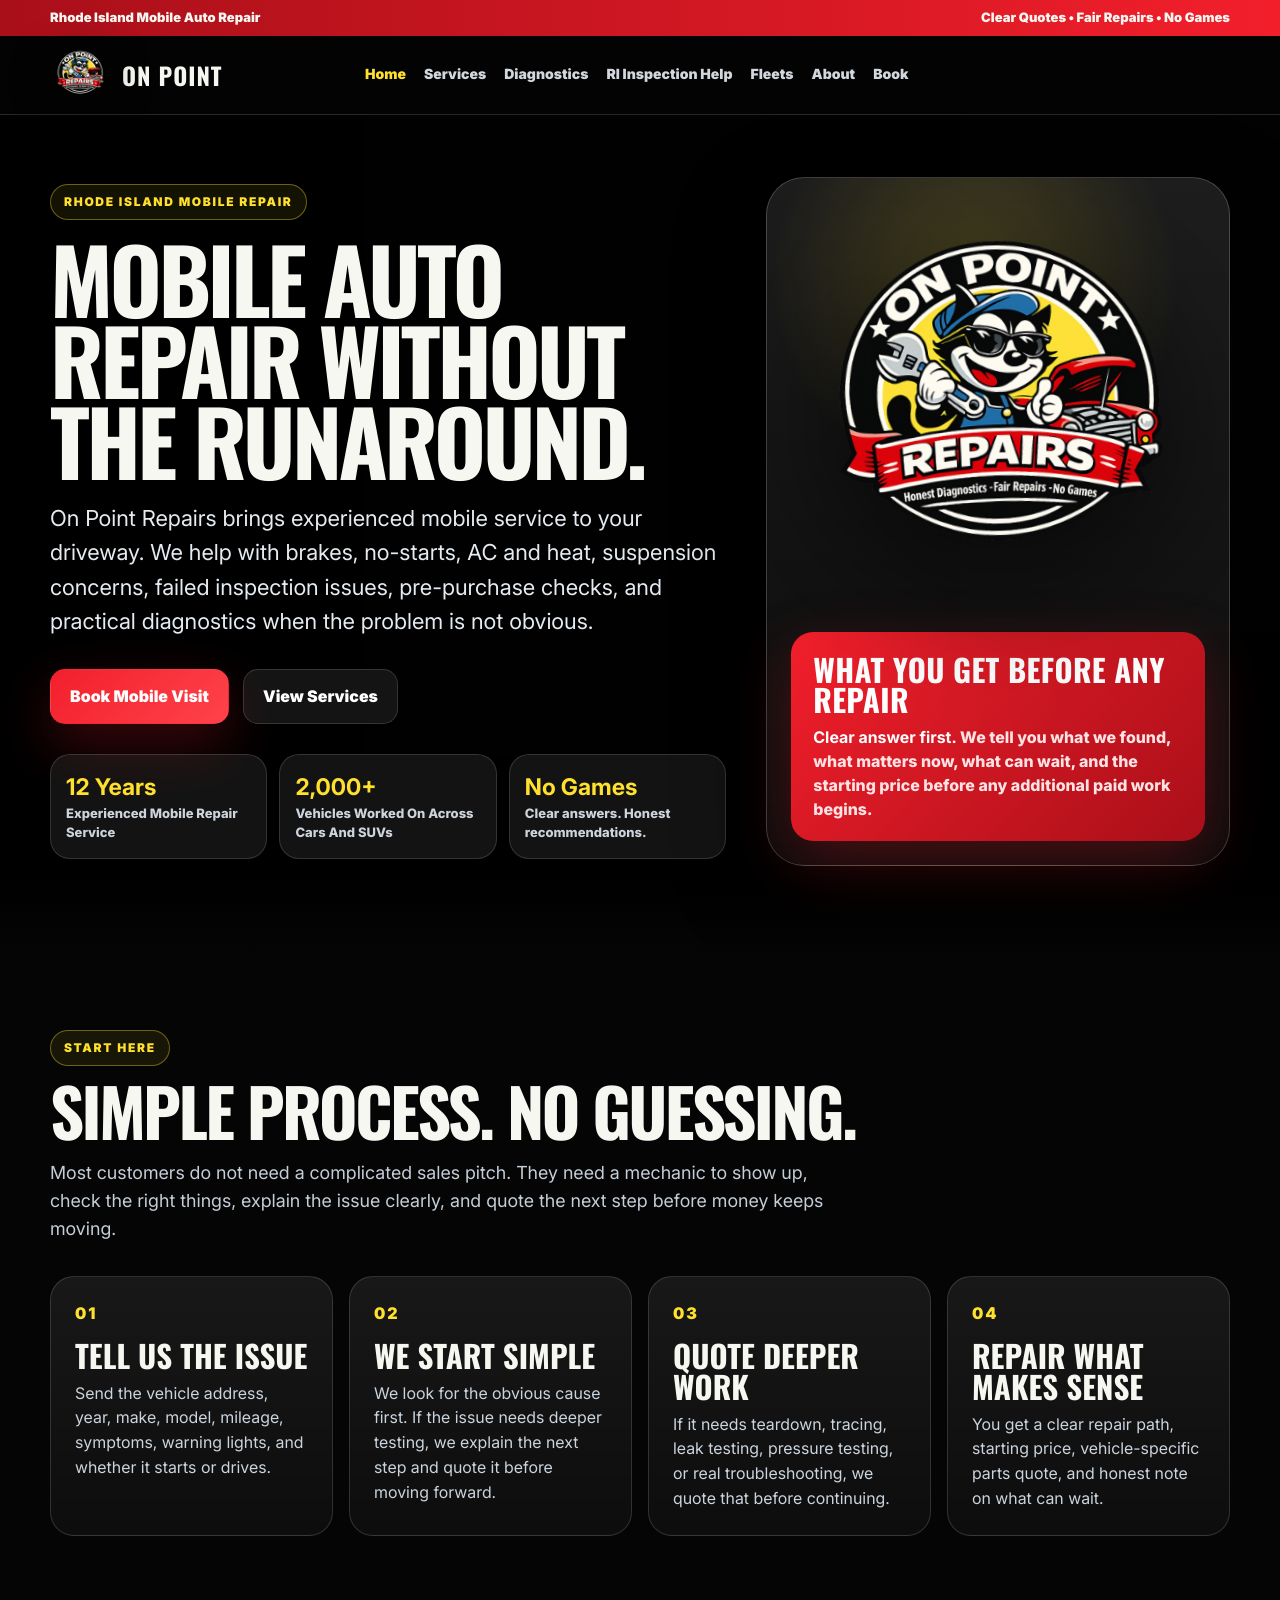
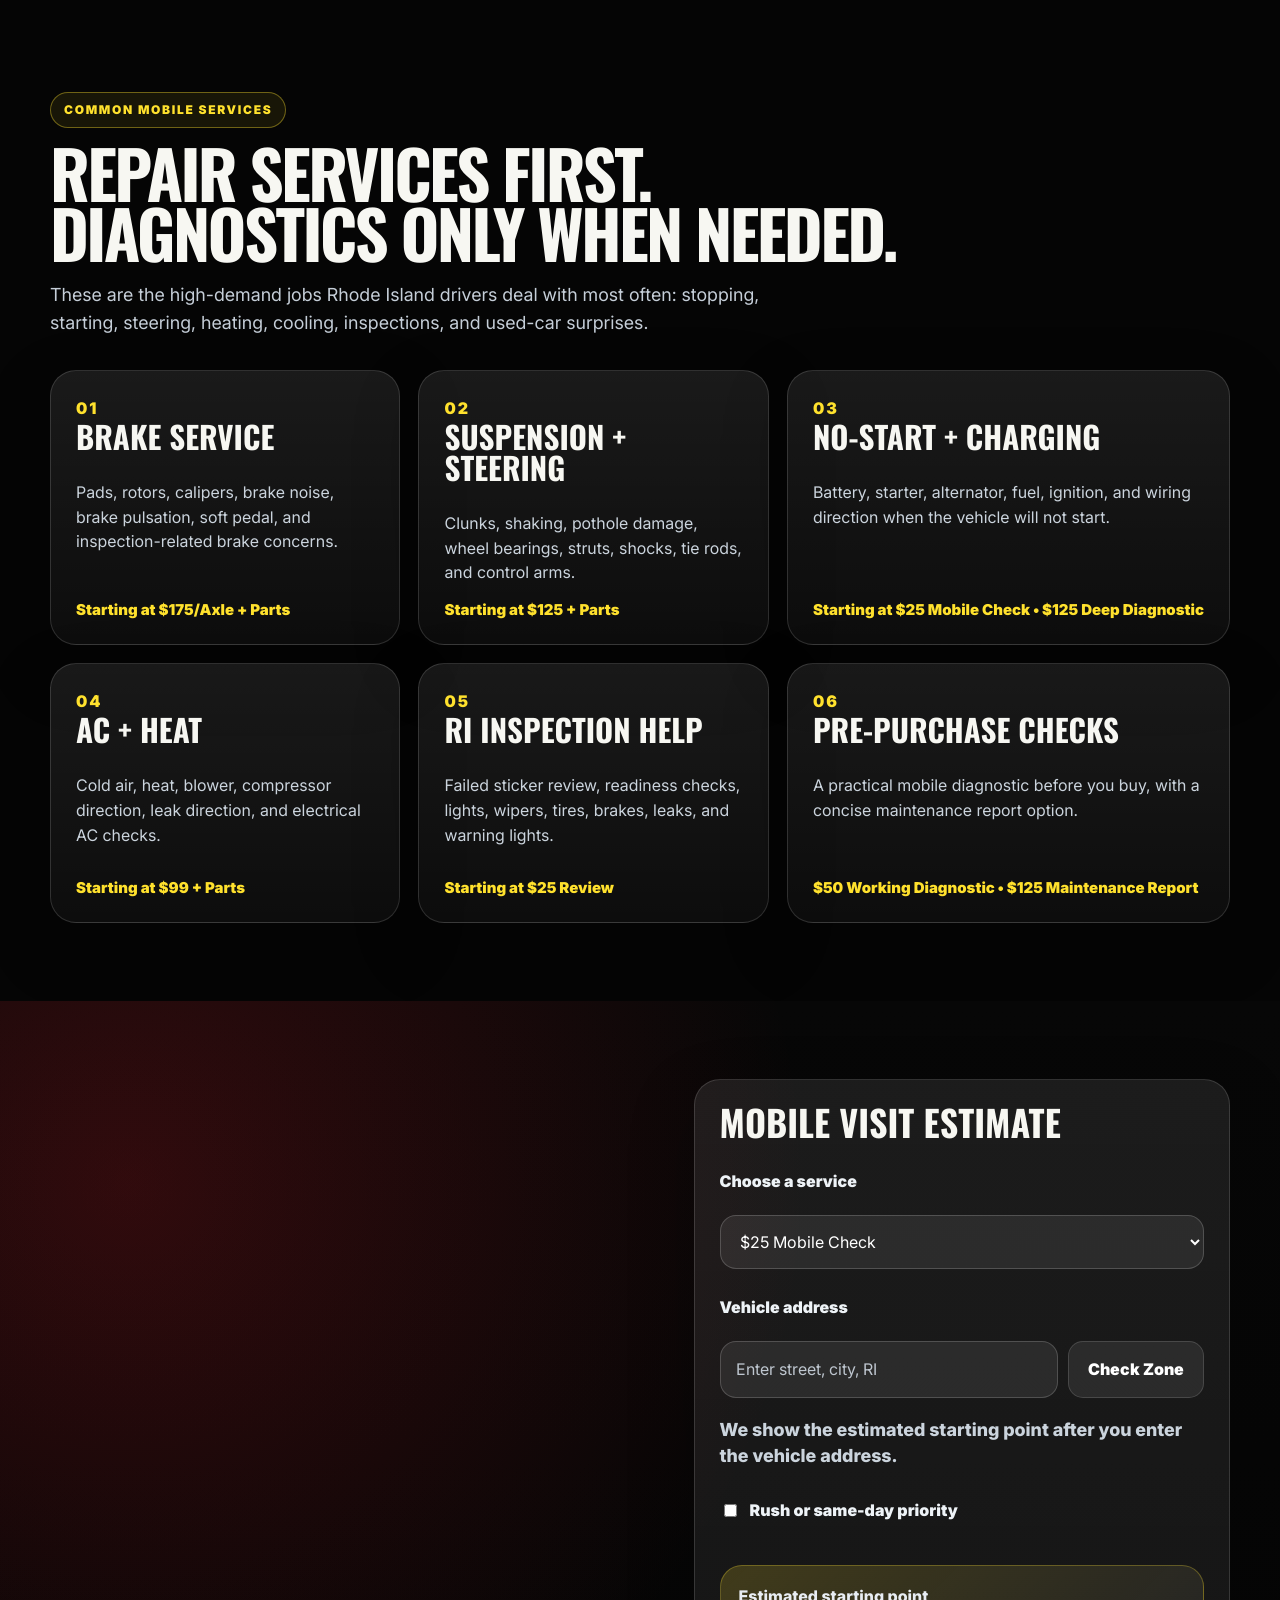
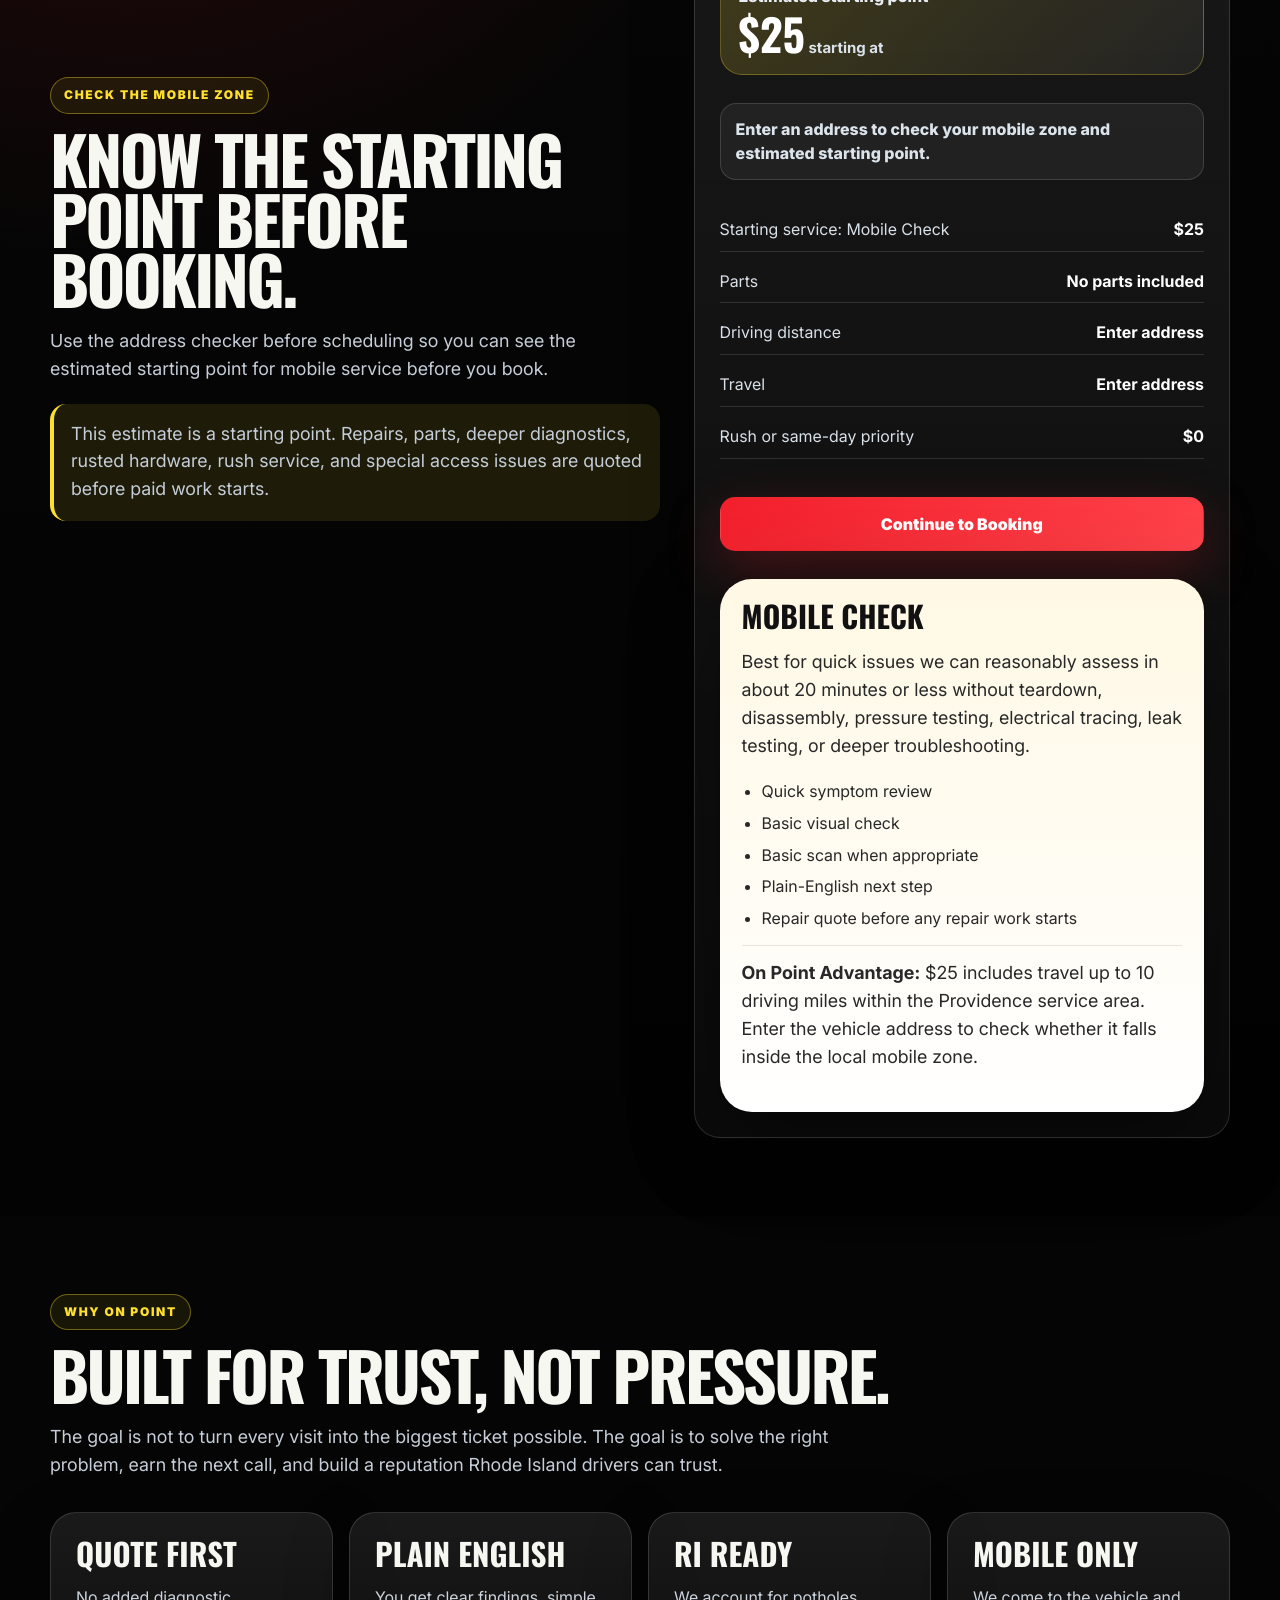
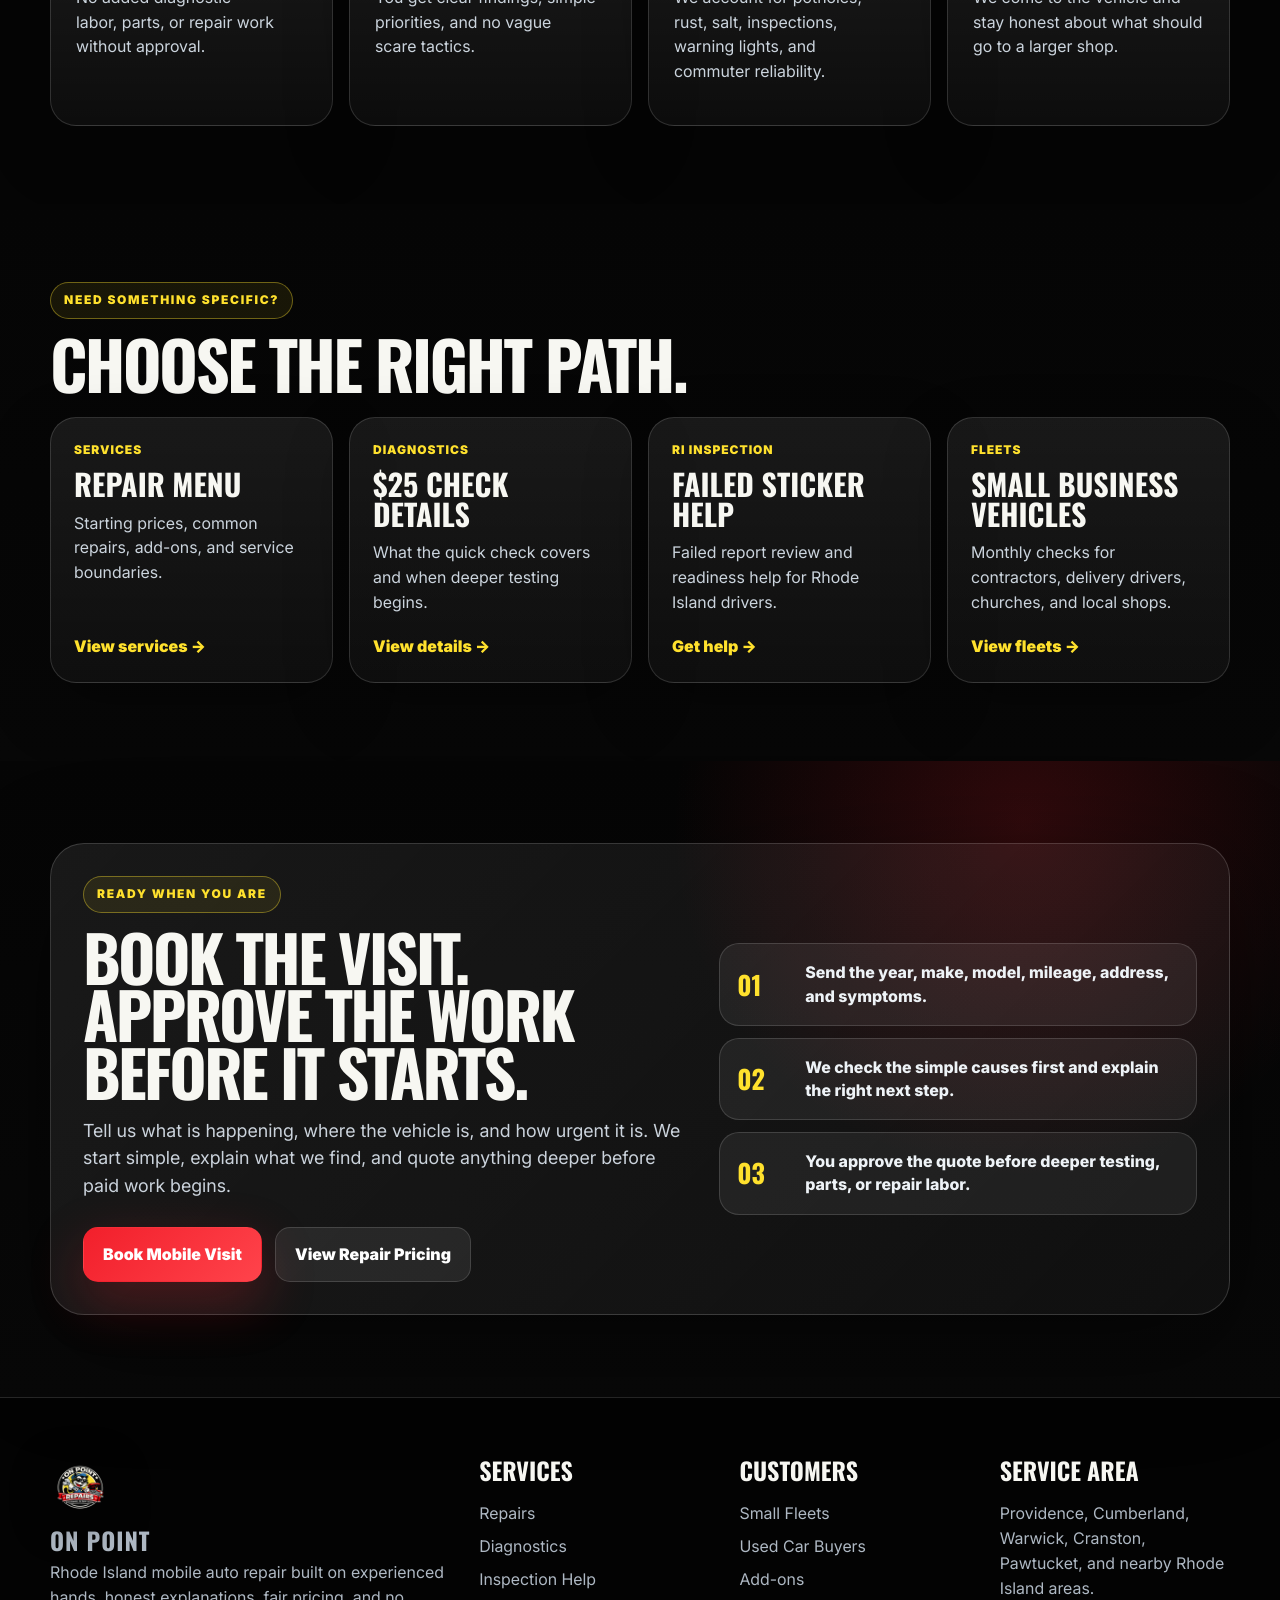
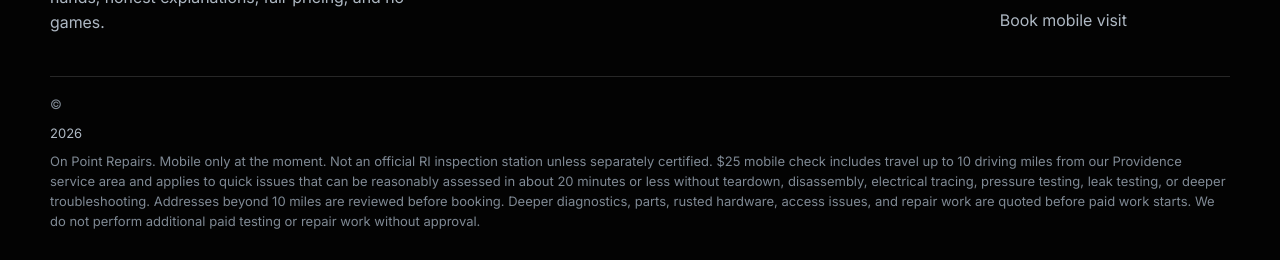
<file: index.html>
<!doctype html>
<html lang="en">
<head>
  <meta charset="utf-8" />
  <meta name="viewport" content="width=device-width, initial-scale=1" />
  <title>On Point Repairs | Rhode Island Mobile Auto Repair</title>
  <meta name="description" content="Rhode Island mobile auto repair. Starting at $25 mobile checks within 10 miles, honest diagnostics, fair repairs, and clear quotes before paid work starts." />
  <meta name="theme-color" content="#050505" />
  <meta property="og:title" content="On Point Repairs | Rhode Island Mobile Auto Repair" />
  <meta property="og:description" content="Rhode Island mobile auto repair. Starting at $25 mobile checks within 10 miles, honest diagnostics, fair repairs, and clear quotes before paid work starts." />
  <meta property="og:type" content="website" />
  <link rel="preconnect" href="https://fonts.googleapis.com" />
  <link rel="preconnect" href="https://fonts.gstatic.com" crossorigin />
  <link href="https://fonts.googleapis.com/css2?family=Inter:wght@400;500;600;700;800;900&family=Oswald:wght@600;700&display=swap" rel="stylesheet" />
  <link rel="stylesheet" href="assets/styles.css" />
  <script type="application/ld+json">{"@context":"https://schema.org","@type":"AutoRepair","name":"On Point Repairs","areaServed":"Rhode Island","slogan":"Honest diagnostics. Fair repairs. No games.","description":"Rhode Island mobile auto repair built on 12 years of real industry experience and 2,000+ vehicles worked on, with mobile service, $25 mobile checks for quick issues within 10 driving miles, and clear quotes before additional testing or repair work."}</script>
</head>
<body>
  <div class="topbar"><div class="wrap"><span>Rhode Island Mobile Auto Repair</span><span>Clear Quotes • Fair Repairs • No Games</span></div></div>
  <header class="navbar">
    <div class="wrap nav-inner">
      <a class="brand" href="index.html"><img src="assets/on-point-logo.png" alt="On Point Repairs logo"><span>ON POINT</span></a>
      <nav class="nav-links"><a class="active" href="index.html">Home</a><a class="" href="services.html">Services</a><a class="" href="diagnostics.html">Diagnostics</a><a class="" href="inspection-help.html">RI Inspection Help</a><a class="" href="fleet.html">Fleets</a><a class="" href="about.html">About</a><a class="" href="contact.html">Book</a></nav>
      <button class="mobile-toggle" aria-label="Open menu" aria-expanded="false">Menu</button>
      <a class="btn primary nav-cta" href="contact.html#booking-calendar">Book Mobile Visit</a>
    </div>
  </header>

<main id="home">
  <section class="hero section-dark">
    <div class="hero-bg" role="img" aria-label="Mobile mechanic working on a vehicle"></div>
    <div class="wrap hero-grid">
      <div class="hero-copy reveal">
        <span class="eyebrow">Rhode Island Mobile Repair</span>
        <h1>Mobile auto repair without the runaround.</h1>
        <p class="lead">On Point Repairs brings experienced mobile service to your driveway. We help with brakes, no-starts, AC and heat, suspension concerns, failed inspection issues, pre-purchase checks, and practical diagnostics when the problem is not obvious.</p>
        <div class="hero-actions"><a class="btn primary" href="contact.html#booking-calendar">Book Mobile Visit</a><a class="btn secondary" href="services.html">View Services</a></div>
        <div class="proof-row"><div><strong>12 Years</strong><span>Experienced Mobile Repair Service</span></div><div><strong>2,000+</strong><span>Vehicles Worked On Across Cars And SUVs</span></div><div><strong>No Games</strong><span>Clear answers. Honest recommendations.</span></div></div>
      </div>
      <aside class="hero-card reveal">
        <img src="assets/on-point-logo.png" alt="On Point Repairs mascot logo">
        <div class="status-card"><strong>What you get before any repair</strong><p><b>Clear answer first.</b> We tell you what we found, what matters now, what can wait, and the starting price before any additional paid work begins.</p></div>
      </aside>
    </div>
  </section>

  <section class="section start-section">
    <div class="wrap">
      <div class="section-title reveal"><span class="eyebrow">Start Here</span><h2>Simple process. No guessing.</h2><p>Most customers do not need a complicated sales pitch. They need a mechanic to show up, check the right things, explain the issue clearly, and quote the next step before money keeps moving.</p></div>
      <div class="process-grid">
        <div class="process-card reveal"><span>01</span><h3>Tell Us The Issue</h3><p>Send the vehicle address, year, make, model, mileage, symptoms, warning lights, and whether it starts or drives.</p></div>
        <div class="process-card reveal"><span>02</span><h3>We Start Simple</h3><p>We look for the obvious cause first. If the issue needs deeper testing, we explain the next step and quote it before moving forward.</p></div>
        <div class="process-card reveal"><span>03</span><h3>Quote Deeper Work</h3><p>If it needs teardown, tracing, leak testing, pressure testing, or real troubleshooting, we quote that before continuing.</p></div>
        <div class="process-card reveal"><span>04</span><h3>Repair What Makes Sense</h3><p>You get a clear repair path, starting price, vehicle-specific parts quote, and honest note on what can wait.</p></div>
      </div>
    </div>
  </section>

  <section class="section" id="services">
    <div class="wrap">
      <div class="section-title reveal"><span class="eyebrow">Common Mobile Services</span><h2>Repair services first. Diagnostics only when needed.</h2><p>These are the high-demand jobs Rhode Island drivers deal with most often: stopping, starting, steering, heating, cooling, inspections, and used-car surprises.</p></div>
      <div class="grid-3 home-services">
        <a class="card home-service-card reveal" href="services.html#service-brakes"><span class="num">01</span><h3>Brake Service</h3><p>Pads, rotors, calipers, brake noise, brake pulsation, soft pedal, and inspection-related brake concerns.</p><b class="price">Starting at $175/Axle + Parts</b></a>
        <a class="card home-service-card reveal" href="services.html#service-suspension"><span class="num">02</span><h3>Suspension + Steering</h3><p>Clunks, shaking, pothole damage, wheel bearings, struts, shocks, tie rods, and control arms.</p><b class="price">Starting at $125 + Parts</b></a>
        <a class="card home-service-card reveal" href="services.html#service-nostart"><span class="num">03</span><h3>No-Start + Charging</h3><p>Battery, starter, alternator, fuel, ignition, and wiring direction when the vehicle will not start.</p><b class="price">Starting at $25 Mobile Check • $125 Deep Diagnostic</b></a>
        <a class="card home-service-card reveal" href="services.html#service-ac"><span class="num">04</span><h3>AC + Heat</h3><p>Cold air, heat, blower, compressor direction, leak direction, and electrical AC checks.</p><b class="price">Starting at $99 + Parts</b></a>
        <a class="card home-service-card reveal" href="services.html#service-inspection"><span class="num">05</span><h3>RI Inspection Help</h3><p>Failed sticker review, readiness checks, lights, wipers, tires, brakes, leaks, and warning lights.</p><b class="price">Starting at $25 Review</b></a>
        <a class="card home-service-card reveal" href="services.html#service-ppi"><span class="num">06</span><h3>Pre-Purchase Checks</h3><p>A practical mobile diagnostic before you buy, with a concise maintenance report option.</p><b class="price">$50 Working Diagnostic • $125 Maintenance Report</b></a>
      </div>
    </div>
  </section>

  <section class="section section-dark" id="estimate">
    <div class="wrap split estimate-split">
      <div class="reveal"><span class="eyebrow">Check The Mobile Zone</span><h2>Know the starting point before booking.</h2><p>Use the address checker before scheduling so you can see the estimated starting point for mobile service before you book.</p><p class="notice">This estimate is a starting point. Repairs, parts, deeper diagnostics, rusted hardware, rush service, and special access issues are quoted before paid work starts.</p></div>
      <form class="card form quote-card reveal" id="quoteCalc">
        <h3>Mobile Visit Estimate</h3>
        <label for="serviceType">Choose a service</label>
        <select id="serviceType"><option value="quick">$25 Mobile Check</option><option value="diagnostic">Additional Diagnostic: $125+ labor</option><option value="nostart">No-Start Diagnostic: $125+ labor</option><option value="brakes">Brake Service: $175+ labor per axle + parts</option><option value="suspension">Suspension / Steering: $125+ labor + parts</option><option value="ac">AC / Heat Diagnostic: $99+ labor</option><option value="ppi">Pre-Purchase Check: $50 Working Diagnostic • $125 Maintenance Report</option><option value="inspection">RI Inspection Help: starting at $25 review</option><option value="second">Second Opinion: $99+</option></select>
        <label for="serviceAddress">Vehicle address</label>
        <div class="address-row"><input id="serviceAddress" type="text" autocomplete="street-address" placeholder="Enter street, city, RI"><button class="btn secondary" type="button" id="checkDistance">Check Zone</button></div>
        <p class="field-help">We show the estimated starting point after you enter the vehicle address.</p>
        <label class="checkline"><input id="urgent" type="checkbox"> Rush or same-day priority</label>
        <div class="quote-output"><span>Estimated starting point</span><h3 id="quoteOut">$25</h3></div>
        <div class="distance-result" id="distanceResult">Enter an address to check your mobile zone and estimated starting point.</div>
        <div class="line-items" id="quoteItems"></div>
        <a class="btn primary book-now-after-calc home-book-now-after-calc" href="contact.html#appointment-form">Continue to Booking</a>
        <div class="panel-light why-box" id="whyBox"></div>
      </form>
    </div>
  </section>

  <section class="section trust-section">
    <div class="wrap">
      <div class="section-title reveal"><span class="eyebrow">Why On Point</span><h2>Built for trust, not pressure.</h2><p>The goal is not to turn every visit into the biggest ticket possible. The goal is to solve the right problem, earn the next call, and build a reputation Rhode Island drivers can trust.</p></div>
      <div class="grid-4">
        <div class="card reveal"><h3>Quote First</h3><p>No added diagnostic labor, parts, or repair work without approval.</p></div>
        <div class="card reveal"><h3>Plain English</h3><p>You get clear findings, simple priorities, and no vague scare tactics.</p></div>
        <div class="card reveal"><h3>RI Ready</h3><p>We account for potholes, rust, salt, inspections, warning lights, and commuter reliability.</p></div>
        <div class="card reveal"><h3>Mobile Only</h3><p>We come to the vehicle and stay honest about what should go to a larger shop.</p></div>
      </div>
    </div>
  </section>

  <section class="section page-directory">
    <div class="wrap">
      <div class="section-title compact-title reveal"><span class="eyebrow">Need Something Specific?</span><h2>Choose the right path.</h2></div>
      <div class="page-link-grid compact-links">
        <a class="page-link-card reveal" href="services.html"><span>Services</span><h3>Repair Menu</h3><p>Starting prices, common repairs, add-ons, and service boundaries.</p><b>View services →</b></a>
        <a class="page-link-card reveal" href="diagnostics.html"><span>Diagnostics</span><h3>$25 Check Details</h3><p>What the quick check covers and when deeper testing begins.</p><b>View details →</b></a>
        <a class="page-link-card reveal" href="inspection-help.html"><span>RI Inspection</span><h3>Failed Sticker Help</h3><p>Failed report review and readiness help for Rhode Island drivers.</p><b>Get help →</b></a>
        <a class="page-link-card reveal" href="fleet.html"><span>Fleets</span><h3>Small Business Vehicles</h3><p>Monthly checks for contractors, delivery drivers, churches, and local shops.</p><b>View fleets →</b></a>
      </div>
    </div>
  </section>

<section class="section final-action" id="book">
  <div class="wrap final-action-box reveal">
    <div class="final-copy">
      <span class="eyebrow">Ready When You Are</span>
      <h2>Book the visit. Approve the work before it starts.</h2>
      <p>Tell us what is happening, where the vehicle is, and how urgent it is. We start simple, explain what we find, and quote anything deeper before paid work begins.</p>
      <div class="final-buttons"><a class="btn primary" href="contact.html#booking-calendar">Book Mobile Visit</a><a class="btn secondary" href="services.html">View Repair Pricing</a></div>
    </div>
    <div class="final-panel">
      <div><strong>01</strong><span>Send the year, make, model, mileage, address, and symptoms.</span></div>
      <div><strong>02</strong><span>We check the simple causes first and explain the right next step.</span></div>
      <div><strong>03</strong><span>You approve the quote before deeper testing, parts, or repair labor.</span></div>
    </div>
  </div>
</section>

</main>
  <footer class="footer">
    <div class="wrap footer-grid">
      <div>
        <a class="brand" href="index.html"><img src="assets/on-point-logo.png" alt="On Point Repairs logo"><span>ON POINT</span></a>
        <p>Rhode Island mobile auto repair built on experienced hands, honest explanations, fair pricing, and no games.</p>
      </div>
      <div><h4>Services</h4><a href="services.html#repairs">Repairs</a><a href="diagnostics.html">Diagnostics</a><a href="inspection-help.html">Inspection Help</a></div>
      <div><h4>Customers</h4><a href="fleet.html">Small Fleets</a><a href="services.html#service-ppi">Used Car Buyers</a><a href="services.html#add-ons">Add-ons</a></div>
      <div><h4>Service Area</h4><span>Providence, Cumberland, Warwick, Cranston, Pawtucket, and nearby Rhode Island areas.</span><a href="contact.html#booking-calendar">Book mobile visit</a></div>
    </div>
    <div class="wrap fineprint">© <span data-year></span> On Point Repairs. Mobile only at the moment. Not an official RI inspection station unless separately certified. $25 mobile check includes travel up to 10 driving miles from our Providence service area and applies to quick issues that can be reasonably assessed in about 20 minutes or less without teardown, disassembly, electrical tracing, pressure testing, leak testing, or deeper troubleshooting. Addresses beyond 10 miles are reviewed before booking. Deeper diagnostics, parts, rusted hardware, access issues, and repair work are quoted before paid work starts. We do not perform additional paid testing or repair work without approval.</div>
  </footer>
  <a class="btn primary sticky-call" href="contact.html#booking-calendar">Book Mobile Visit</a>
  <script src="assets/app.js"></script>
</body>
</html>
</file>
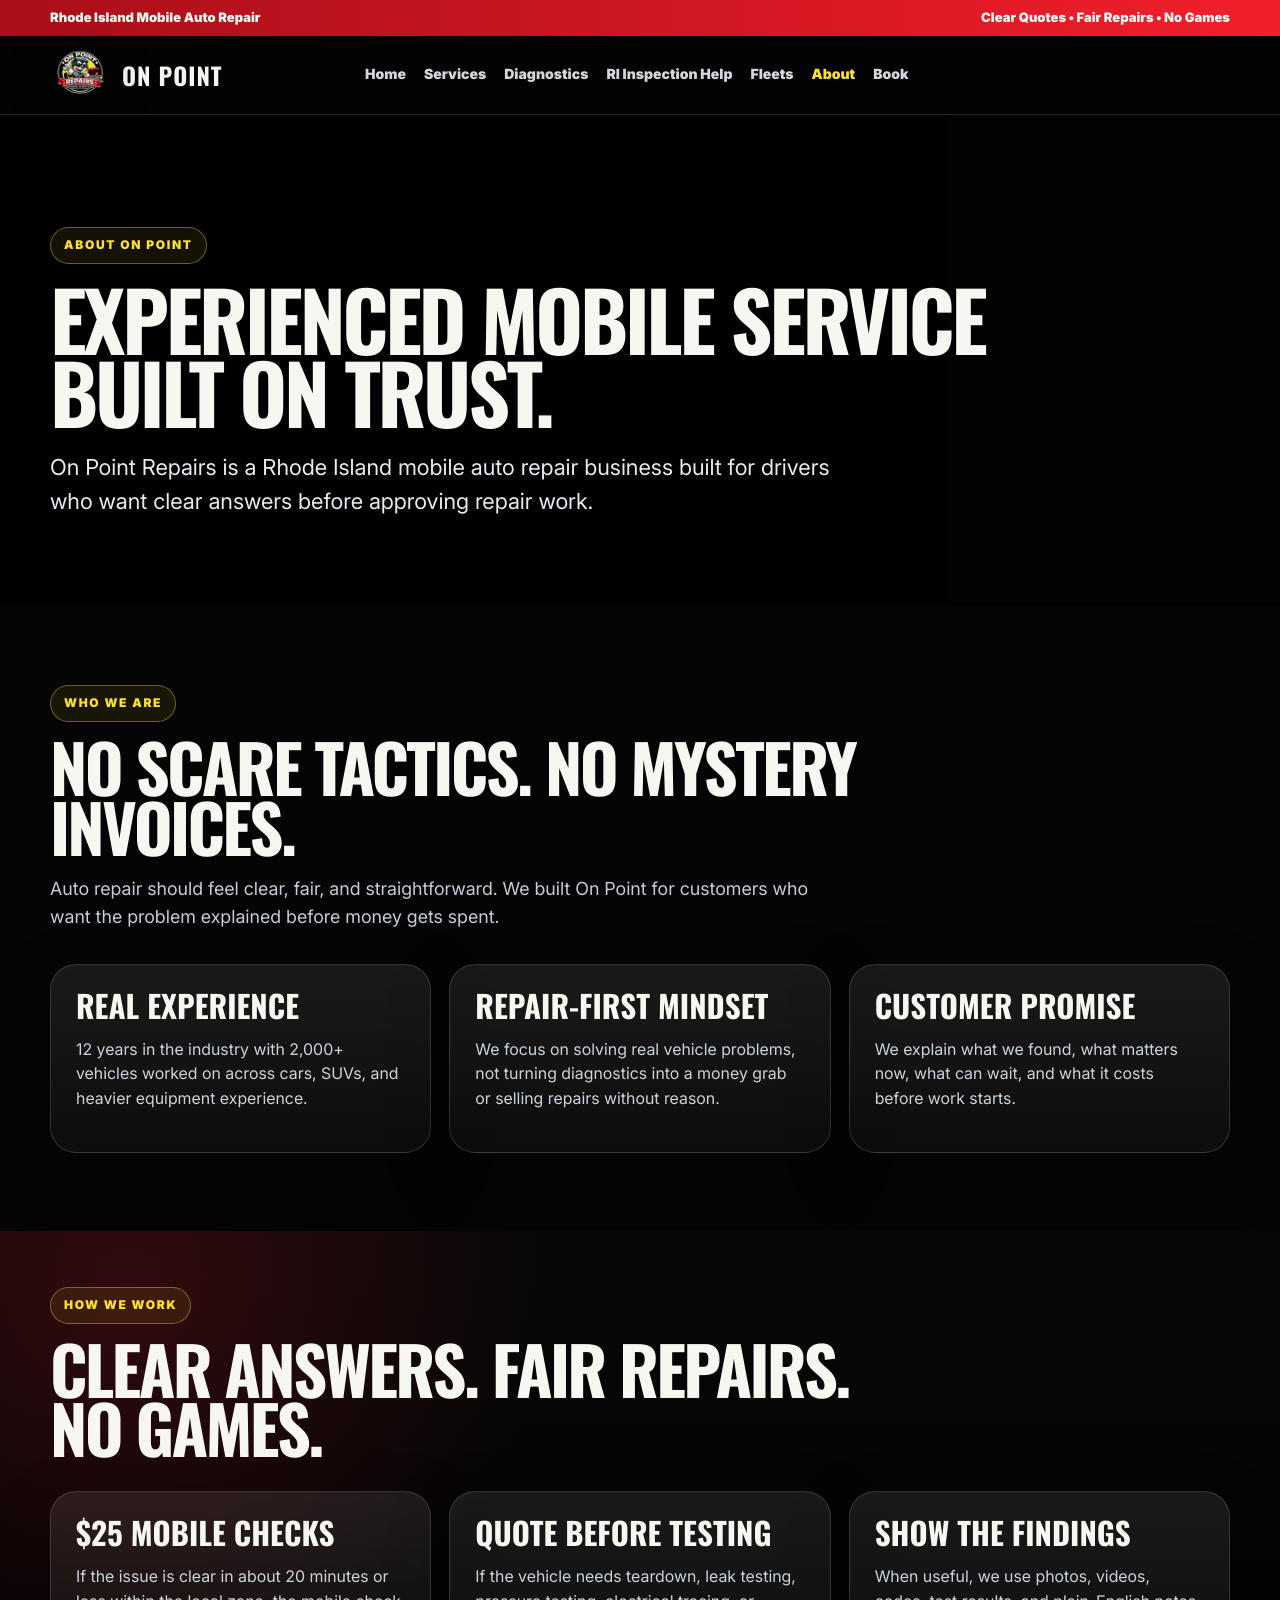
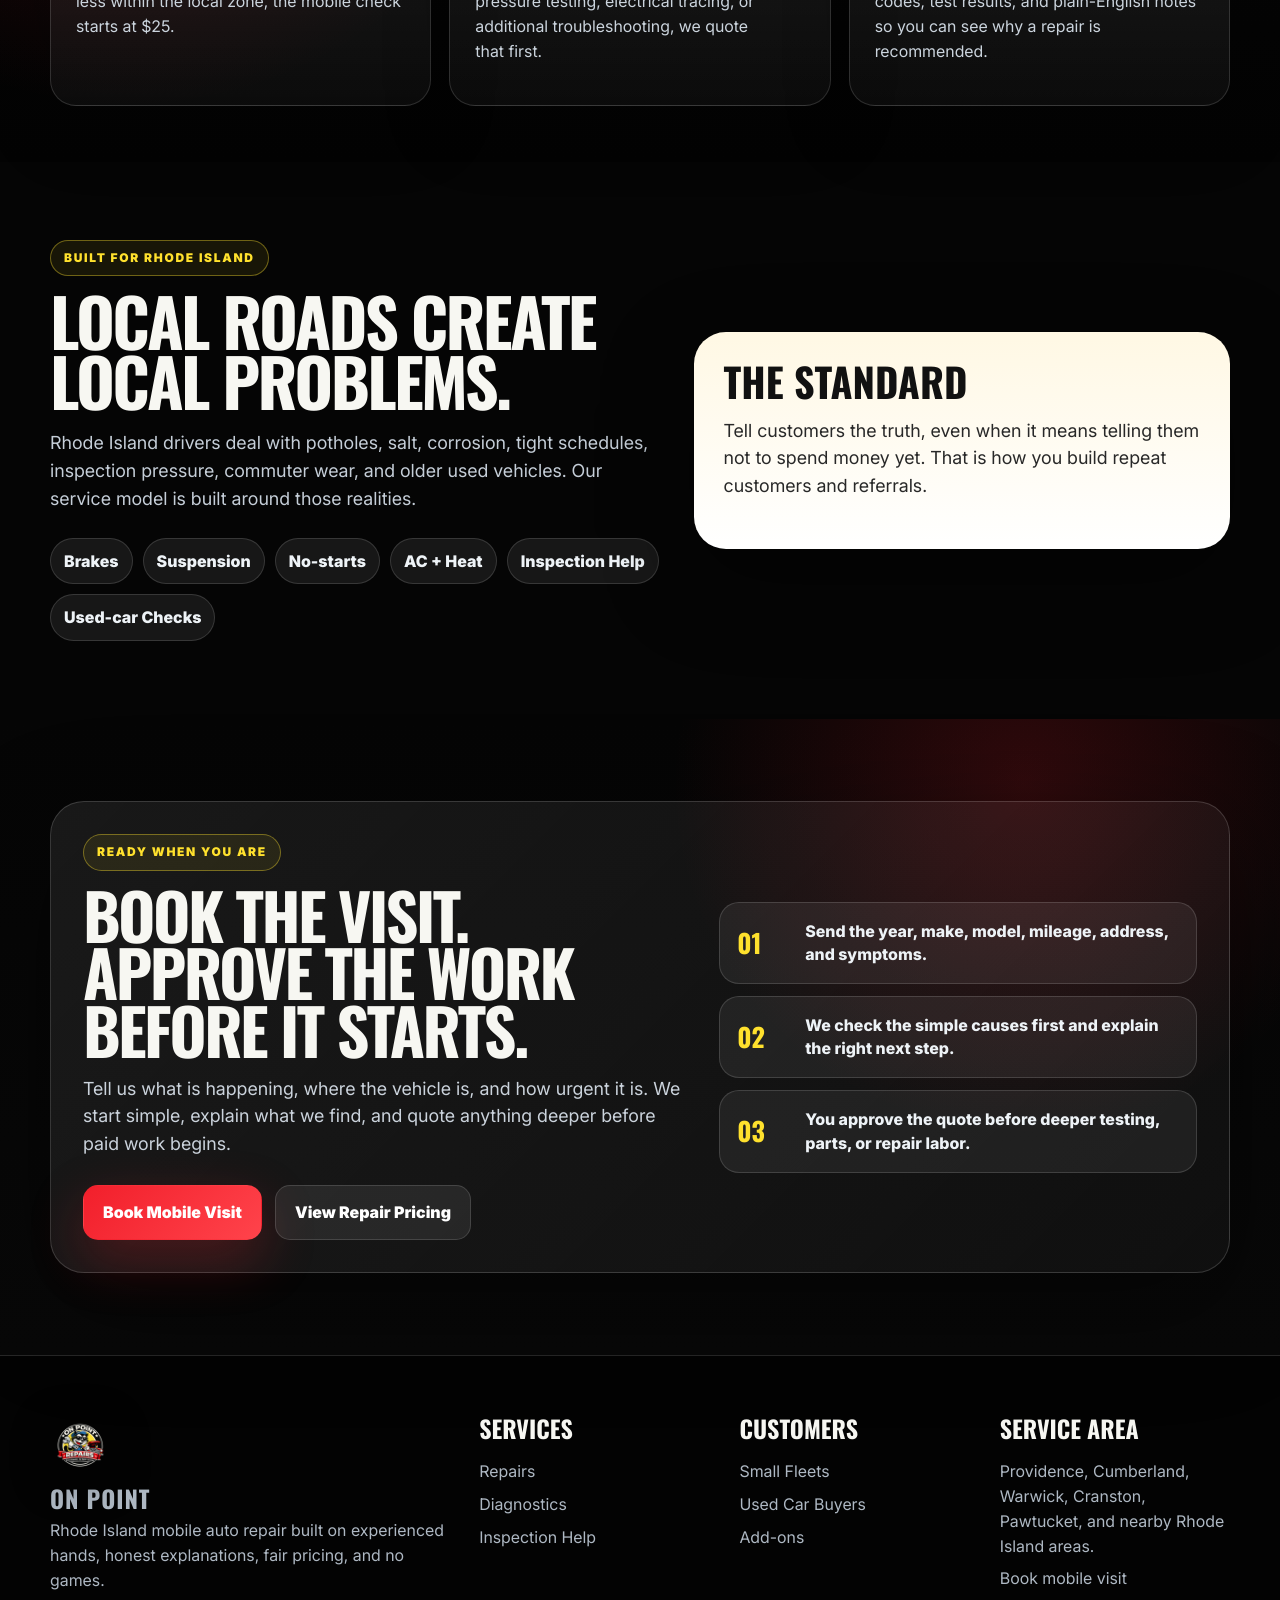
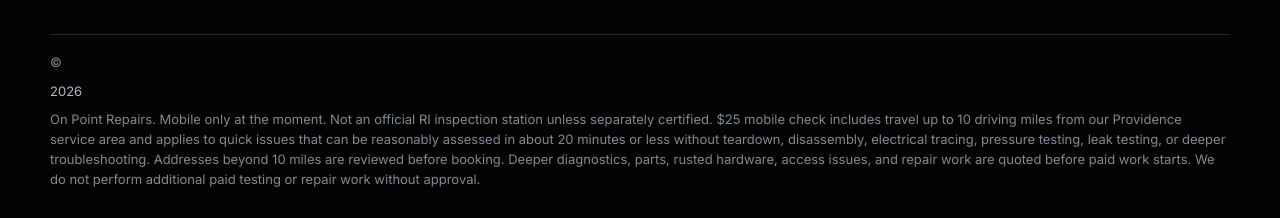
<file: about.html>
<!doctype html>
<html lang="en">
<head>
  <meta charset="utf-8" />
  <meta name="viewport" content="width=device-width, initial-scale=1" />
  <title>About | On Point Repairs</title>
  <meta name="description" content="About On Point Repairs, a Rhode Island mobile auto repair business built on honest explanations, fair pricing, and customer trust." />
  <meta name="theme-color" content="#050505" />
  <meta property="og:title" content="About | On Point Repairs" />
  <meta property="og:description" content="About On Point Repairs, a Rhode Island mobile auto repair business built on honest explanations, fair pricing, and customer trust." />
  <meta property="og:type" content="website" />
  <link rel="preconnect" href="https://fonts.googleapis.com" />
  <link rel="preconnect" href="https://fonts.gstatic.com" crossorigin />
  <link href="https://fonts.googleapis.com/css2?family=Inter:wght@400;500;600;700;800;900&family=Oswald:wght@600;700&display=swap" rel="stylesheet" />
  <link rel="stylesheet" href="assets/styles.css" />
  <script type="application/ld+json">{"@context":"https://schema.org","@type":"AutoRepair","name":"On Point Repairs","areaServed":"Rhode Island","slogan":"Honest diagnostics. Fair repairs. No games.","description":"Rhode Island mobile auto repair built on 12 years of real industry experience and 2,000+ vehicles worked on, with mobile service, $25 mobile checks for quick issues within 10 driving miles, and clear quotes before additional testing or repair work."}</script>
</head>
<body>
  <div class="topbar"><div class="wrap"><span>Rhode Island Mobile Auto Repair</span><span>Clear Quotes • Fair Repairs • No Games</span></div></div>
  <header class="navbar">
    <div class="wrap nav-inner">
      <a class="brand" href="index.html"><img src="assets/on-point-logo.png" alt="On Point Repairs logo"><span>ON POINT</span></a>
      <nav class="nav-links"><a class="" href="index.html">Home</a><a class="" href="services.html">Services</a><a class="" href="diagnostics.html">Diagnostics</a><a class="" href="inspection-help.html">RI Inspection Help</a><a class="" href="fleet.html">Fleets</a><a class="active" href="about.html">About</a><a class="" href="contact.html">Book</a></nav>
      <button class="mobile-toggle" aria-label="Open menu" aria-expanded="false">Menu</button>
      <a class="btn primary nav-cta" href="contact.html#booking-calendar">Book Mobile Visit</a>
    </div>
  </header>

<main>
  <section class="page-hero" style="--hero-img:url('https://images.unsplash.com/photo-1530046339160-ce3e530c7d2f?auto=format&fit=crop&w=3840&q=95')"><div class="wrap reveal"><span class="eyebrow">About On Point</span><h1>Experienced mobile service built on trust.</h1><p class="lead">On Point Repairs is a Rhode Island mobile auto repair business built for drivers who want clear answers before approving repair work.</p></div></section>
  <section class="section"><div class="wrap"><div class="section-title reveal"><span class="eyebrow">Who We Are</span><h2>No scare tactics. No mystery invoices.</h2><p>Auto repair should feel clear, fair, and straightforward. We built On Point for customers who want the problem explained before money gets spent.</p></div><div class="grid-3"><div class="card reveal"><h3>Real Experience</h3><p>12 years in the industry with 2,000+ vehicles worked on across cars, SUVs, and heavier equipment experience.</p></div><div class="card reveal"><h3>Repair-First Mindset</h3><p>We focus on solving real vehicle problems, not turning diagnostics into a money grab or selling repairs without reason.</p></div><div class="card reveal"><h3>Customer Promise</h3><p>We explain what we found, what matters now, what can wait, and what it costs before work starts.</p></div></div></div></section>
  <section class="section tight section-dark"><div class="wrap"><div class="section-title reveal"><span class="eyebrow">How We Work</span><h2>Clear answers. Fair repairs. No games.</h2></div><div class="grid-3"><div class="card reveal"><h3>$25 Mobile Checks</h3><p>If the issue is clear in about 20 minutes or less within the local zone, the mobile check starts at $25.</p></div><div class="card reveal"><h3>Quote Before Testing</h3><p>If the vehicle needs teardown, leak testing, pressure testing, electrical tracing, or additional troubleshooting, we quote that first.</p></div><div class="card reveal"><h3>Show The Findings</h3><p>When useful, we use photos, videos, codes, test results, and plain-English notes so you can see why a repair is recommended.</p></div></div></div></section>
  <section class="section"><div class="wrap split"><div class="reveal"><span class="eyebrow">Built For Rhode Island</span><h2>Local roads create local problems.</h2><p>Rhode Island drivers deal with potholes, salt, corrosion, tight schedules, inspection pressure, commuter wear, and older used vehicles. Our service model is built around those realities.</p><div class="pill-row"><span>Brakes</span><span>Suspension</span><span>No-starts</span><span>AC + Heat</span><span>Inspection Help</span><span>Used-car Checks</span></div></div><div class="panel-light reveal"><h3>The Standard</h3><p>Tell customers the truth, even when it means telling them not to spend money yet. That is how you build repeat customers and referrals.</p></div></div></section>

<section class="section final-action" id="book">
  <div class="wrap final-action-box reveal">
    <div class="final-copy">
      <span class="eyebrow">Ready When You Are</span>
      <h2>Book the visit. Approve the work before it starts.</h2>
      <p>Tell us what is happening, where the vehicle is, and how urgent it is. We start simple, explain what we find, and quote anything deeper before paid work begins.</p>
      <div class="final-buttons"><a class="btn primary" href="contact.html#booking-calendar">Book Mobile Visit</a><a class="btn secondary" href="services.html">View Repair Pricing</a></div>
    </div>
    <div class="final-panel">
      <div><strong>01</strong><span>Send the year, make, model, mileage, address, and symptoms.</span></div>
      <div><strong>02</strong><span>We check the simple causes first and explain the right next step.</span></div>
      <div><strong>03</strong><span>You approve the quote before deeper testing, parts, or repair labor.</span></div>
    </div>
  </div>
</section>

</main>
  <footer class="footer">
    <div class="wrap footer-grid">
      <div>
        <a class="brand" href="index.html"><img src="assets/on-point-logo.png" alt="On Point Repairs logo"><span>ON POINT</span></a>
        <p>Rhode Island mobile auto repair built on experienced hands, honest explanations, fair pricing, and no games.</p>
      </div>
      <div><h4>Services</h4><a href="services.html#repairs">Repairs</a><a href="diagnostics.html">Diagnostics</a><a href="inspection-help.html">Inspection Help</a></div>
      <div><h4>Customers</h4><a href="fleet.html">Small Fleets</a><a href="services.html#service-ppi">Used Car Buyers</a><a href="services.html#add-ons">Add-ons</a></div>
      <div><h4>Service Area</h4><span>Providence, Cumberland, Warwick, Cranston, Pawtucket, and nearby Rhode Island areas.</span><a href="contact.html#booking-calendar">Book mobile visit</a></div>
    </div>
    <div class="wrap fineprint">© <span data-year></span> On Point Repairs. Mobile only at the moment. Not an official RI inspection station unless separately certified. $25 mobile check includes travel up to 10 driving miles from our Providence service area and applies to quick issues that can be reasonably assessed in about 20 minutes or less without teardown, disassembly, electrical tracing, pressure testing, leak testing, or deeper troubleshooting. Addresses beyond 10 miles are reviewed before booking. Deeper diagnostics, parts, rusted hardware, access issues, and repair work are quoted before paid work starts. We do not perform additional paid testing or repair work without approval.</div>
  </footer>
  <a class="btn primary sticky-call" href="contact.html#booking-calendar">Book Mobile Visit</a>
  <script src="assets/app.js"></script>
</body>
</html>
</file>
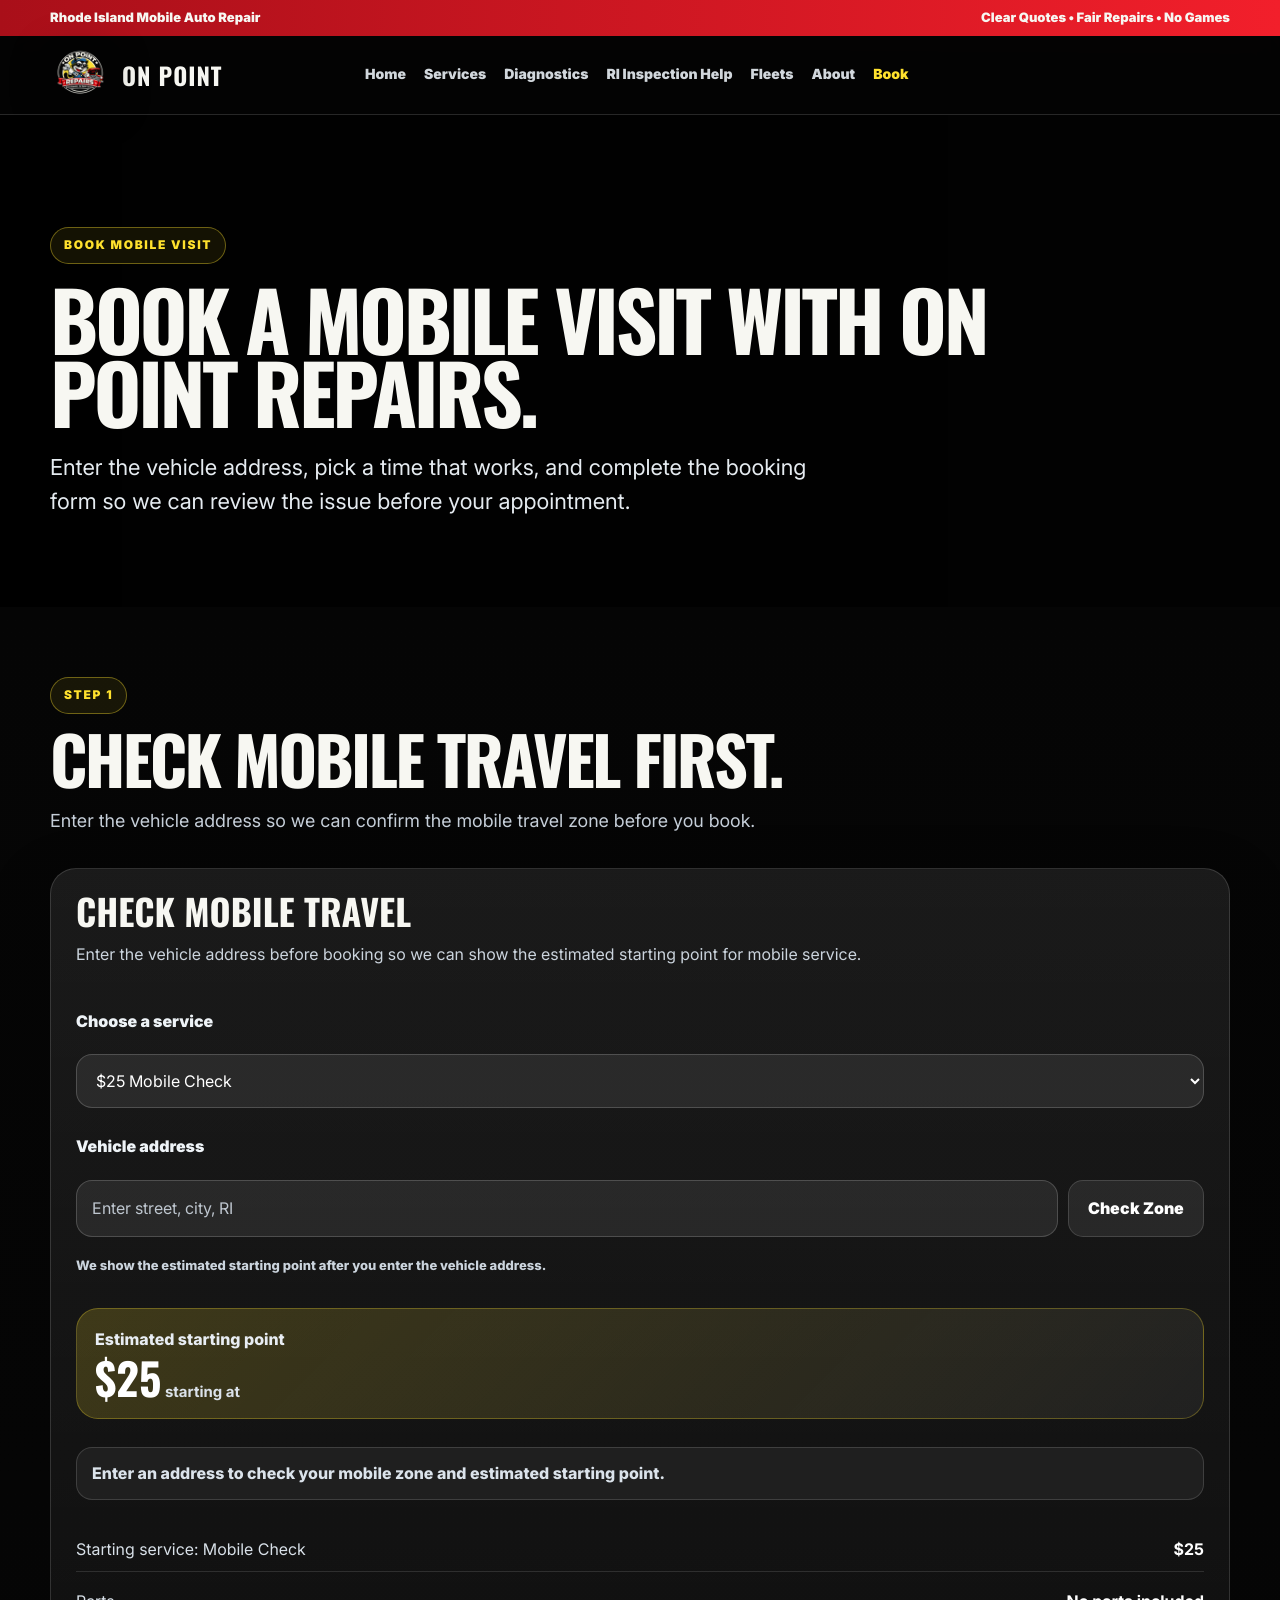
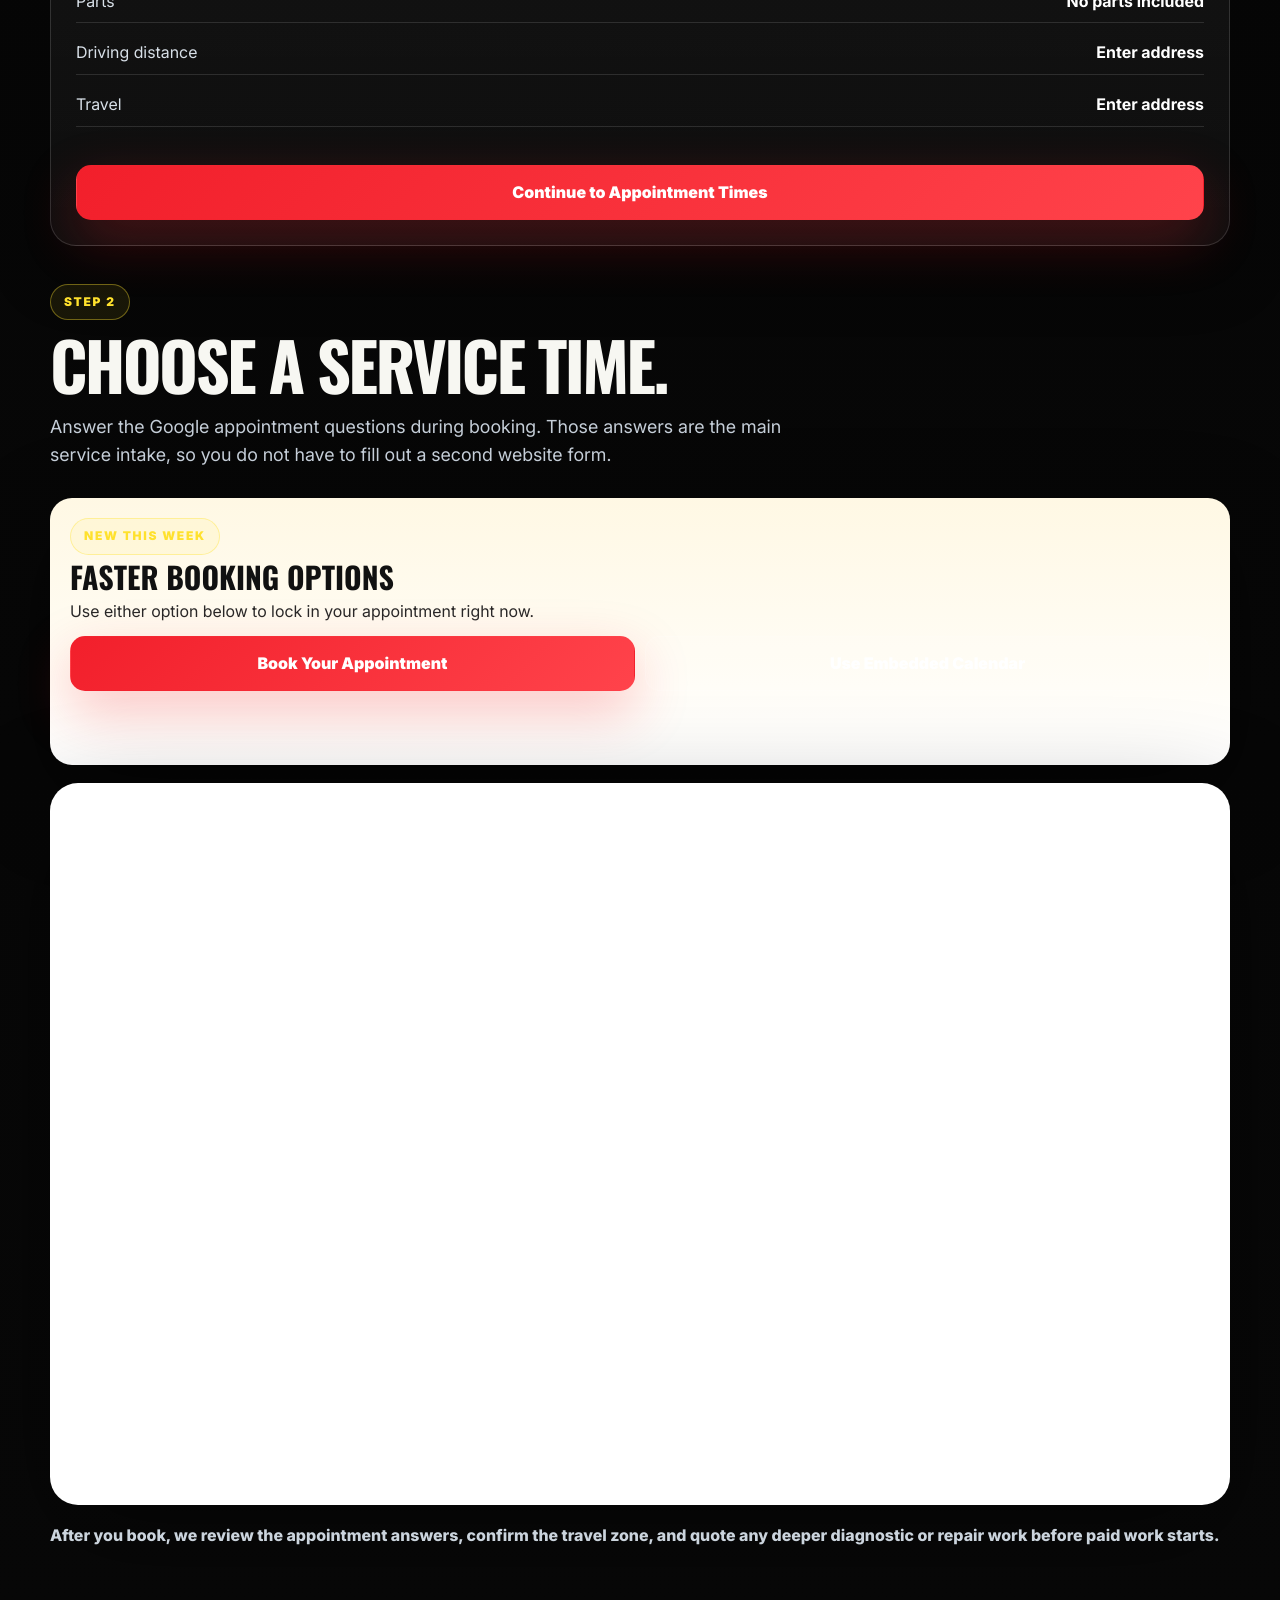
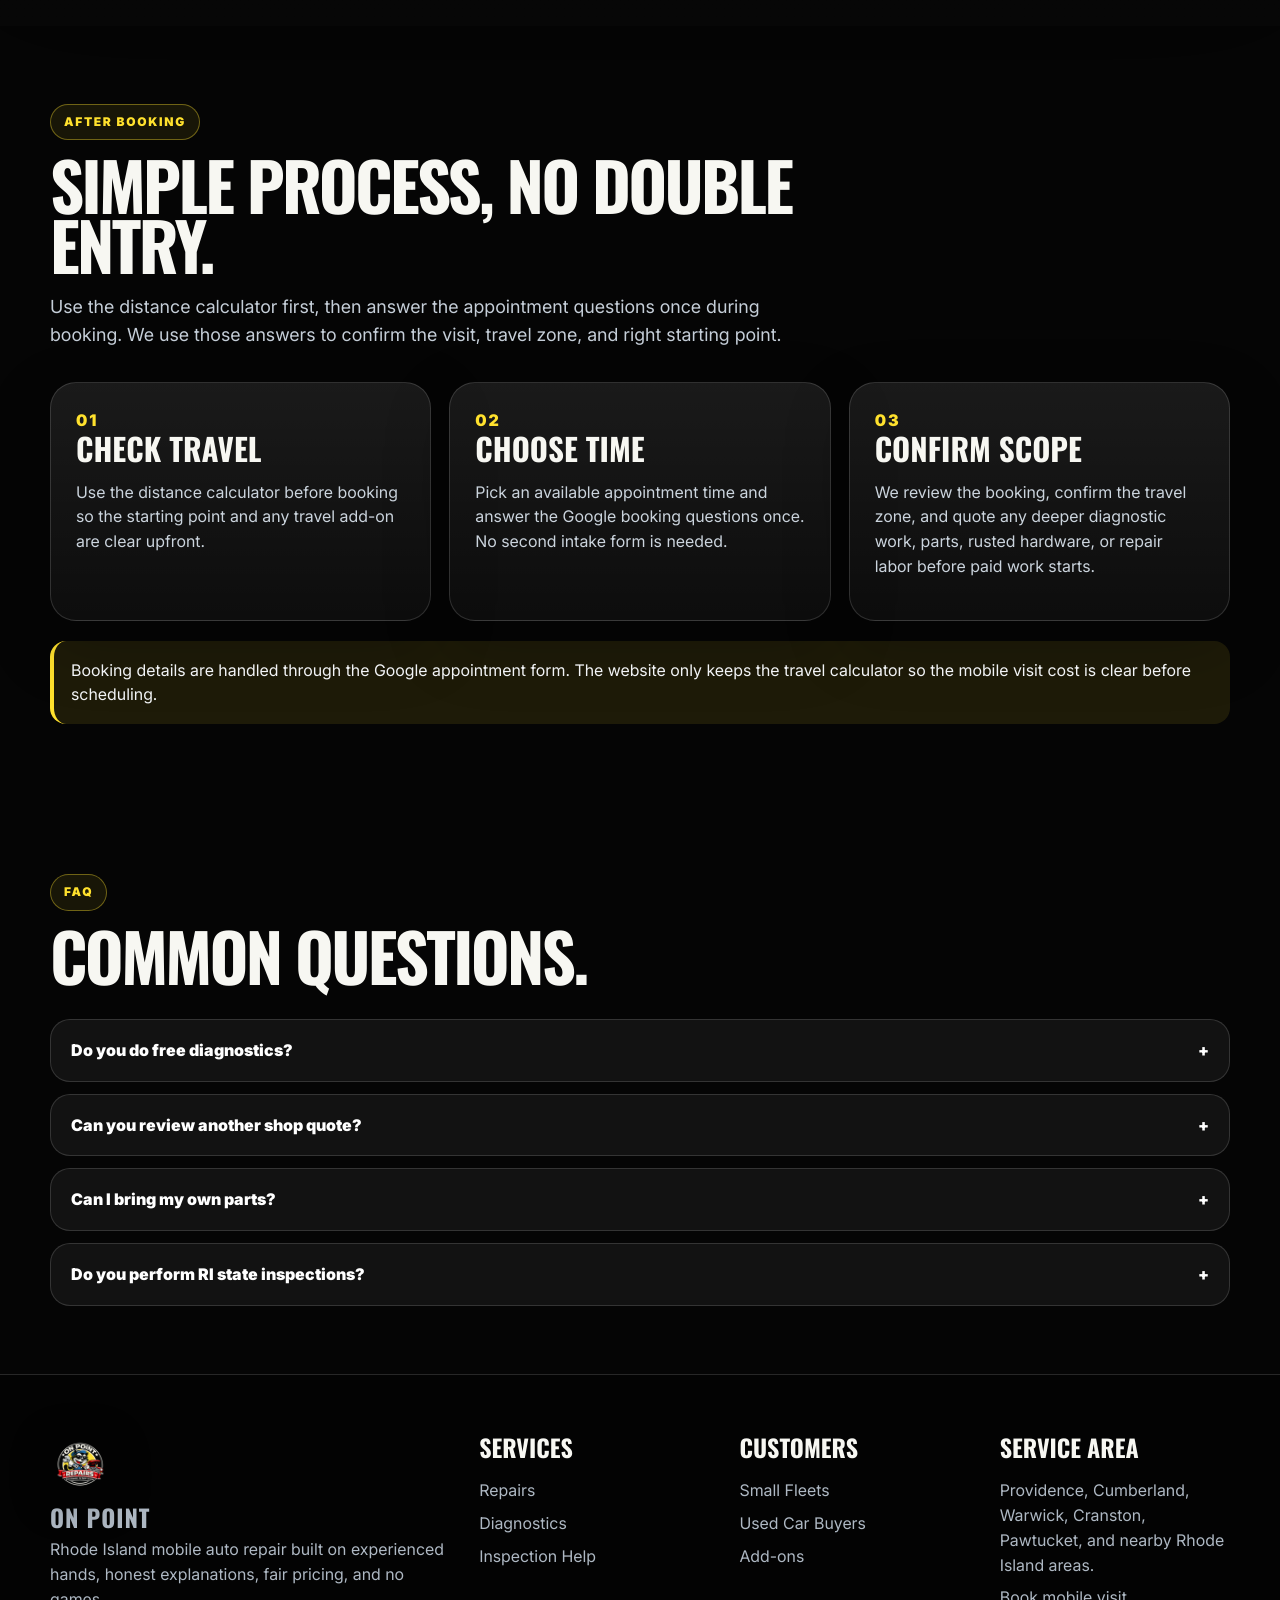
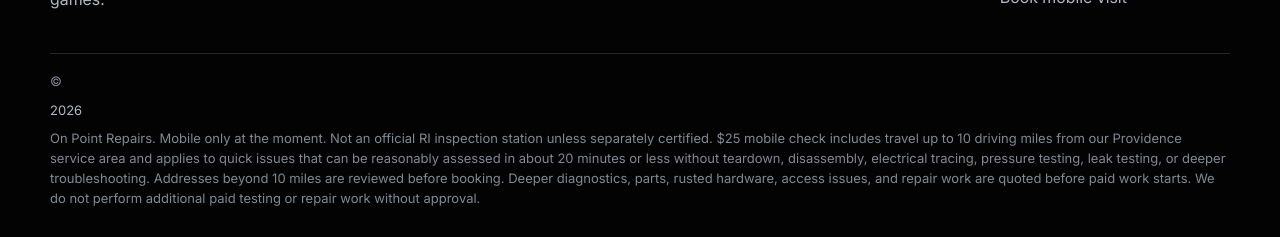
<file: contact.html>
<!doctype html>
<html lang="en">
<head>
  <meta charset="utf-8" />
  <meta name="viewport" content="width=device-width, initial-scale=1" />
  <title>Book Mobile Service | On Point Repairs</title>
  <meta name="description" content="Book mobile auto repair in Rhode Island with On Point Repairs. Check travel distance, then choose a service time through the Google appointment form." />
  <meta name="theme-color" content="#050505" />
  <meta property="og:title" content="Book Mobile Service | On Point Repairs" />
  <meta property="og:description" content="Book mobile auto repair in Rhode Island with On Point Repairs. Check travel distance, then choose a service time through the Google appointment form." />
  <meta property="og:type" content="website" />
  <link rel="preconnect" href="https://fonts.googleapis.com" />
  <link rel="preconnect" href="https://fonts.gstatic.com" crossorigin />
  <link href="https://fonts.googleapis.com/css2?family=Inter:wght@400;500;600;700;800;900&family=Oswald:wght@600;700&display=swap" rel="stylesheet" />
  <link rel="stylesheet" href="assets/styles.css" />
  <link href="https://calendar.google.com/calendar/scheduling-button-script.css" rel="stylesheet" />
  <script src="https://calendar.google.com/calendar/scheduling-button-script.js" async></script>
  <script type="application/ld+json">{"@context":"https://schema.org","@type":"AutoRepair","name":"On Point Repairs","areaServed":"Rhode Island","slogan":"Honest diagnostics. Fair repairs. No games.","description":"Rhode Island mobile auto repair built on 12 years of real industry experience and 2,000+ vehicles worked on, with mobile service, $25 mobile checks for quick issues within 10 driving miles, and clear quotes before additional testing or repair work."}</script>
</head>
<body>
  <div class="topbar"><div class="wrap"><span>Rhode Island Mobile Auto Repair</span><span>Clear Quotes • Fair Repairs • No Games</span></div></div>
  <header class="navbar">
    <div class="wrap nav-inner">
      <a class="brand" href="index.html"><img src="assets/on-point-logo.png" alt="On Point Repairs logo"><span>ON POINT</span></a>
      <nav class="nav-links"><a class="" href="index.html">Home</a><a class="" href="services.html">Services</a><a class="" href="diagnostics.html">Diagnostics</a><a class="" href="inspection-help.html">RI Inspection Help</a><a class="" href="fleet.html">Fleets</a><a class="" href="about.html">About</a><a class="active" href="contact.html">Book</a></nav>
      <button class="mobile-toggle" aria-label="Open menu" aria-expanded="false">Menu</button>
      <a class="btn primary nav-cta" href="contact.html#booking-calendar">Book Mobile Visit</a>
    </div>
  </header>

<main>
  <section class="page-hero" style="--hero-img:url('https://images.unsplash.com/photo-1625047509168-a7026f36de04?auto=format&fit=crop&w=3840&q=95')"><div class="wrap reveal"><span class="eyebrow">Book Mobile Visit</span><h1>Book a mobile visit with On Point Repairs.</h1><p class="lead">Enter the vehicle address, pick a time that works, and complete the booking form so we can review the issue before your appointment.</p></div></section>
  <section class="section booking-embed-section" id="booking-calendar"><div class="wrap"><div class="section-title reveal"><span class="eyebrow">Step 1</span><h2>Check mobile travel first.</h2><p>Enter the vehicle address so we can confirm the mobile travel zone before you book.</p></div>
    <div class="card form quote-card booking-distance-card reveal" id="bookingDistanceCalc"><h3>Check Mobile Travel</h3><p class="form-intro">Enter the vehicle address before booking so we can show the estimated starting point for mobile service.</p><label for="bookingServiceType">Choose a service</label><select id="bookingServiceType"><option value="quick">$25 Mobile Check</option><option value="diagnostic">Additional Diagnostic: $125+ labor</option><option value="nostart">No-Start Diagnostic: $125+ labor</option><option value="brakes">Brake Service: $175+ labor per axle + parts</option><option value="suspension">Suspension / Steering: $125+ labor + parts</option><option value="ac">AC / Heat Diagnostic: $99+ labor</option><option value="ppi">Pre-Purchase Check: $50 Working Diagnostic • $125 Maintenance Report</option><option value="inspection">RI Inspection Help: starting at $25 review</option><option value="second">Second Opinion: $99+</option></select><label for="bookingServiceAddress">Vehicle address</label><div class="address-row"><input id="bookingServiceAddress" type="text" autocomplete="street-address" placeholder="Enter street, city, RI"><button class="btn secondary" type="button" id="bookingCheckDistance">Check Zone</button></div><p class="field-help">We show the estimated starting point after you enter the vehicle address.</p><div class="quote-output"><span>Estimated starting point</span><h3 id="bookingQuoteOut">$25</h3></div><div class="distance-result" id="bookingDistanceResult">Enter an address to check your mobile zone and estimated starting point.</div><div class="line-items" id="bookingQuoteItems"></div><a class="btn primary book-now-after-calc" href="#appointment-form">Continue to Appointment Times</a></div>
    <div class="section-title calendar-title reveal" id="appointment-form"><span class="eyebrow">Step 2</span><h2>Choose a service time.</h2><p>Answer the Google appointment questions during booking. Those answers are the main service intake, so you do not have to fill out a second website form.</p></div><div class="calendar-quick-book panel-light reveal"><span class="eyebrow">New This Week</span><h3>Faster Booking Options</h3><p>Use either option below to lock in your appointment right now.</p><div class="quick-book-actions"><a class="btn primary quick-book-fallback" href="https://calendar.google.com/calendar/appointments/schedules/AcZssZ1RevbkD7ETrVyIchPBFLfhEQWnpl2WmEykEmDWxJ_NmYCK1CSjzXWTJftUZEqkLUfDM7jbWIJt?gv=true" target="_blank" rel="noopener noreferrer">Book Your Appointment</a><a class="btn secondary" href="#embedded-calendar">Use Embedded Calendar</a></div><div class="google-quick-book-button" id="googleQuickBookButton"></div></div><div class="booking-shell reveal" id="embedded-calendar"><iframe src="https://calendar.google.com/calendar/appointments/schedules/AcZssZ1RevbkD7ETrVyIchPBFLfhEQWnpl2WmEykEmDWxJ_NmYCK1CSjzXWTJftUZEqkLUfDM7jbWIJt?gv=true" title="On Point Repairs booking calendar" loading="lazy" frameborder="0"></iframe></div><p class="booking-note">After you book, we review the appointment answers, confirm the travel zone, and quote any deeper diagnostic or repair work before paid work starts.</p></div></section>
  <section class="section booking-followup-section"><div class="wrap"><div class="section-title reveal"><span class="eyebrow">After Booking</span><h2>Simple process, no double entry.</h2><p>Use the distance calculator first, then answer the appointment questions once during booking. We use those answers to confirm the visit, travel zone, and right starting point.</p></div><div class="grid-3"><div class="card reveal"><span class="num">01</span><h3>Check Travel</h3><p>Use the distance calculator before booking so the starting point and any travel add-on are clear upfront.</p></div><div class="card reveal"><span class="num">02</span><h3>Choose Time</h3><p>Pick an available appointment time and answer the Google booking questions once. No second intake form is needed.</p></div><div class="card reveal"><span class="num">03</span><h3>Confirm Scope</h3><p>We review the booking, confirm the travel zone, and quote any deeper diagnostic work, parts, rusted hardware, or repair labor before paid work starts.</p></div></div><p class="notice reveal">Booking details are handled through the Google appointment form. The website only keeps the travel calculator so the mobile visit cost is clear before scheduling.</p></div></section>
  <section class="section tight"><div class="wrap"><div class="section-title reveal"><span class="eyebrow">FAQ</span><h2>Common questions.</h2></div><div class="faq-item reveal"><button class="faq-q">Do you do free diagnostics?<span>+</span></button><div class="faq-a">No unlimited free diagnostics. Local mobile checks start at $25 for quick issues that can be assessed in about 20 minutes or less. If the vehicle needs teardown, disassembly, pressure testing, electrical tracing, leak testing, or deeper troubleshooting, we quote that diagnostic work before it starts.</div></div><div class="faq-item reveal"><button class="faq-q">Can you review another shop quote?<span>+</span></button><div class="faq-a">Yes. We inspect the vehicle and tell you what is urgent, what can wait, and whether the quote makes sense.</div></div><div class="faq-item reveal"><button class="faq-q">Can I bring my own parts?<span>+</span></button><div class="faq-a">Sometimes, but it depends on the repair. We prefer to quote the right parts for your vehicle so the work is clear and warranty expectations are fair.</div></div><div class="faq-item reveal"><button class="faq-q">Do you perform RI state inspections?<span>+</span></button><div class="faq-a">We help with inspection readiness and failed inspection repair plans. If you need the official state inspection sticker, you still need to use a certified RI inspection station.</div></div></div></section>
</main>

  <footer class="footer">
    <div class="wrap footer-grid">
      <div>
        <a class="brand" href="index.html"><img src="assets/on-point-logo.png" alt="On Point Repairs logo"><span>ON POINT</span></a>
        <p>Rhode Island mobile auto repair built on experienced hands, honest explanations, fair pricing, and no games.</p>
      </div>
      <div><h4>Services</h4><a href="services.html#repairs">Repairs</a><a href="diagnostics.html">Diagnostics</a><a href="inspection-help.html">Inspection Help</a></div>
      <div><h4>Customers</h4><a href="fleet.html">Small Fleets</a><a href="services.html#service-ppi">Used Car Buyers</a><a href="services.html#add-ons">Add-ons</a></div>
      <div><h4>Service Area</h4><span>Providence, Cumberland, Warwick, Cranston, Pawtucket, and nearby Rhode Island areas.</span><a href="contact.html#booking-calendar">Book mobile visit</a></div>
    </div>
    <div class="wrap fineprint">© <span data-year></span> On Point Repairs. Mobile only at the moment. Not an official RI inspection station unless separately certified. $25 mobile check includes travel up to 10 driving miles from our Providence service area and applies to quick issues that can be reasonably assessed in about 20 minutes or less without teardown, disassembly, electrical tracing, pressure testing, leak testing, or deeper troubleshooting. Addresses beyond 10 miles are reviewed before booking. Deeper diagnostics, parts, rusted hardware, access issues, and repair work are quoted before paid work starts. We do not perform additional paid testing or repair work without approval.</div>
  </footer>
  <a class="btn primary sticky-call" href="contact.html#booking-calendar">Book Mobile Visit</a>
  <script>
    window.addEventListener('load', function () {
      var buttonTarget = document.getElementById('googleQuickBookButton');
      if (!buttonTarget) return;
      var tries = 0;
      function mountButton() {
        if (window.calendar && calendar.schedulingButton) {
          calendar.schedulingButton.load({
            url: 'https://calendar.google.com/calendar/appointments/schedules/AcZssZ1RevbkD7ETrVyIchPBFLfhEQWnpl2WmEykEmDWxJ_NmYCK1CSjzXWTJftUZEqkLUfDM7jbWIJt?gv=true',
            color: '#D50000',
            label: 'Book Your Appointment',
            target: buttonTarget,
          });
          return;
        }
        tries += 1;
        if (tries < 20) window.setTimeout(mountButton, 150);
      }
      mountButton();
    });
  </script>
  <script src="assets/app.js"></script>
</body>
</html>
</file>
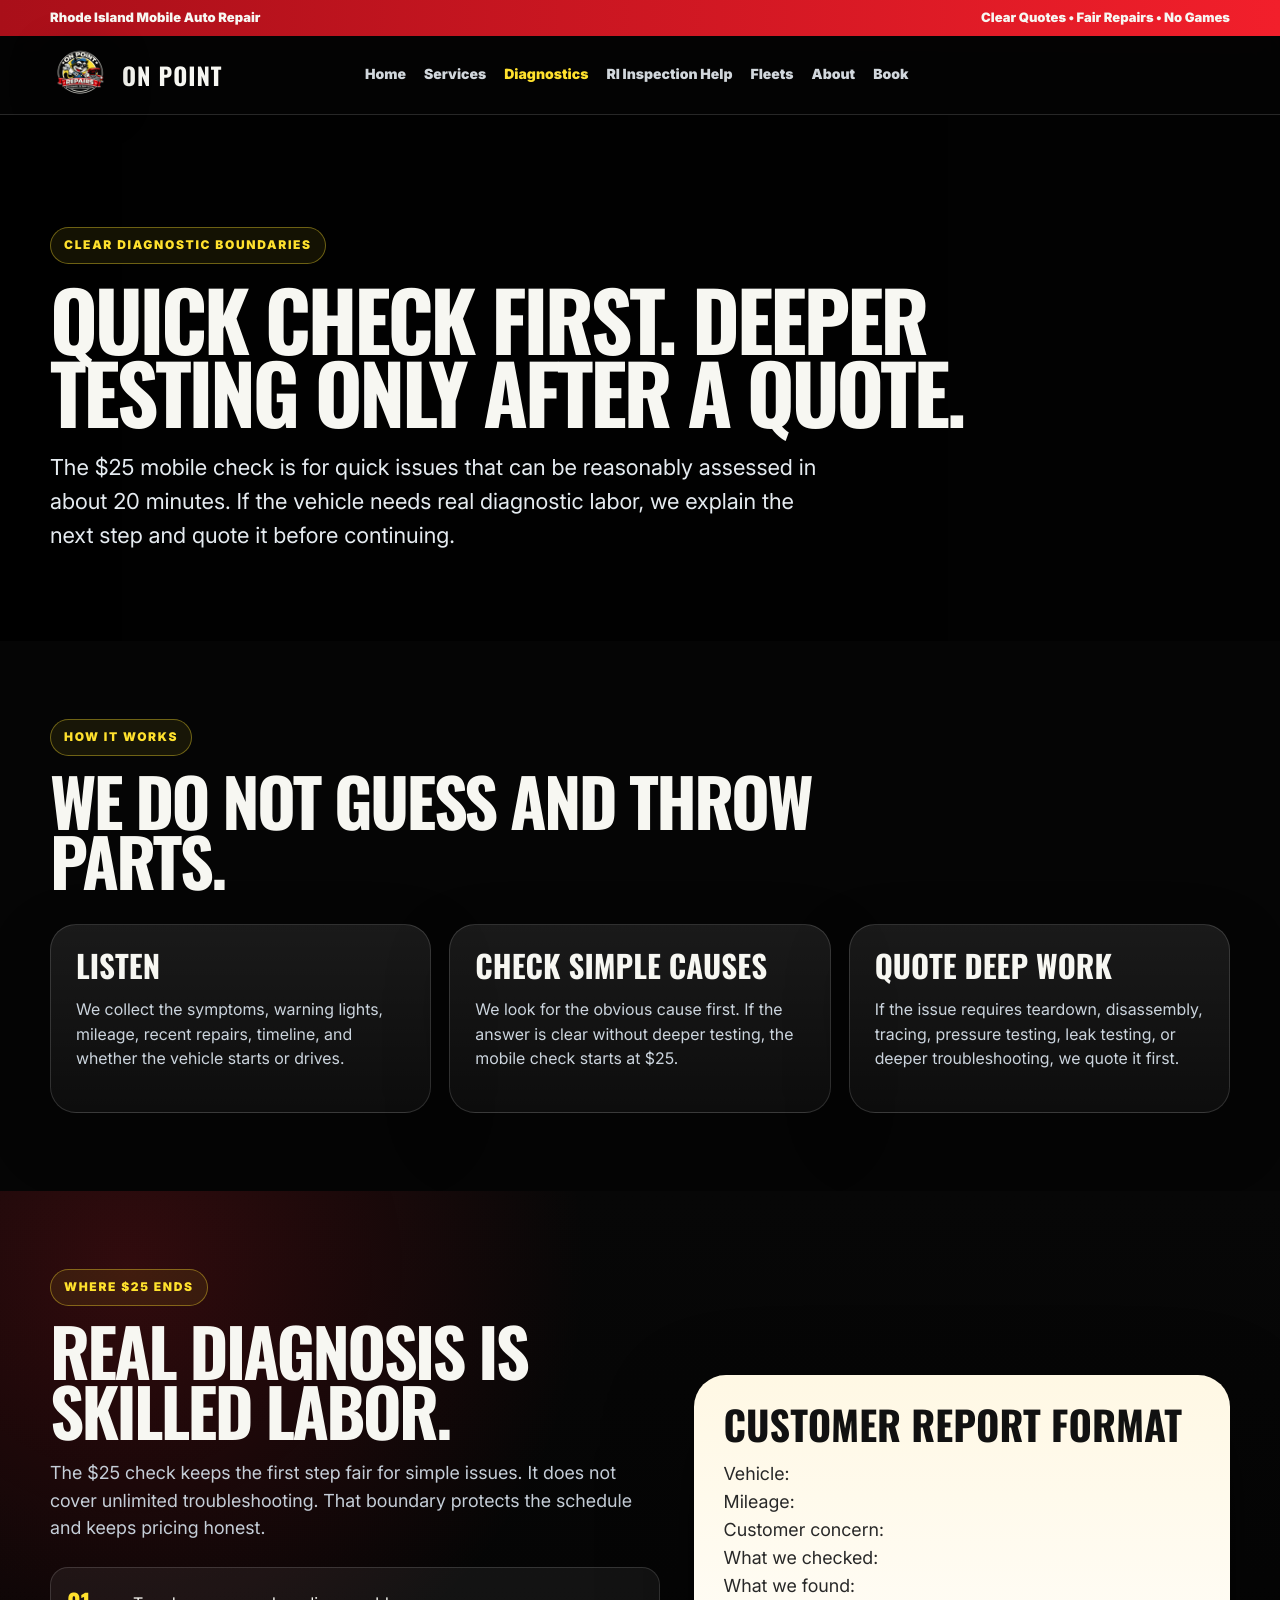
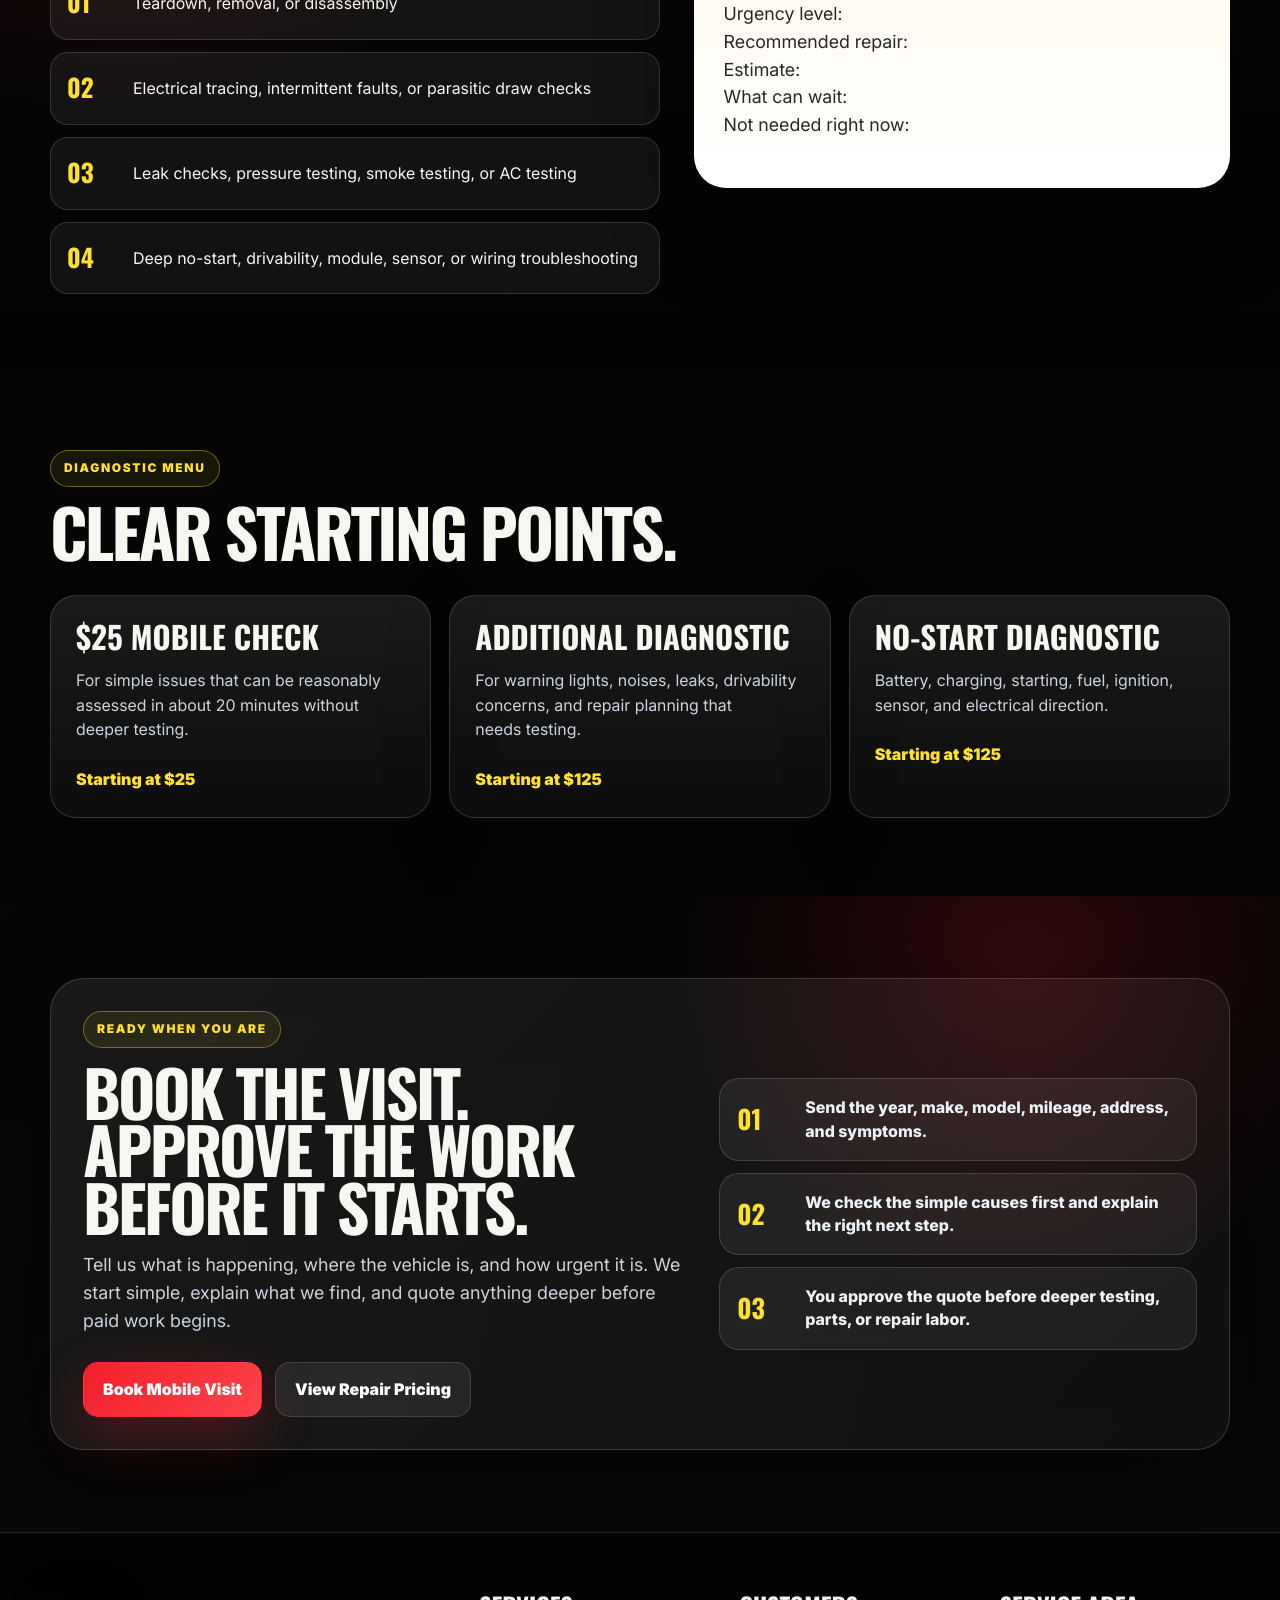
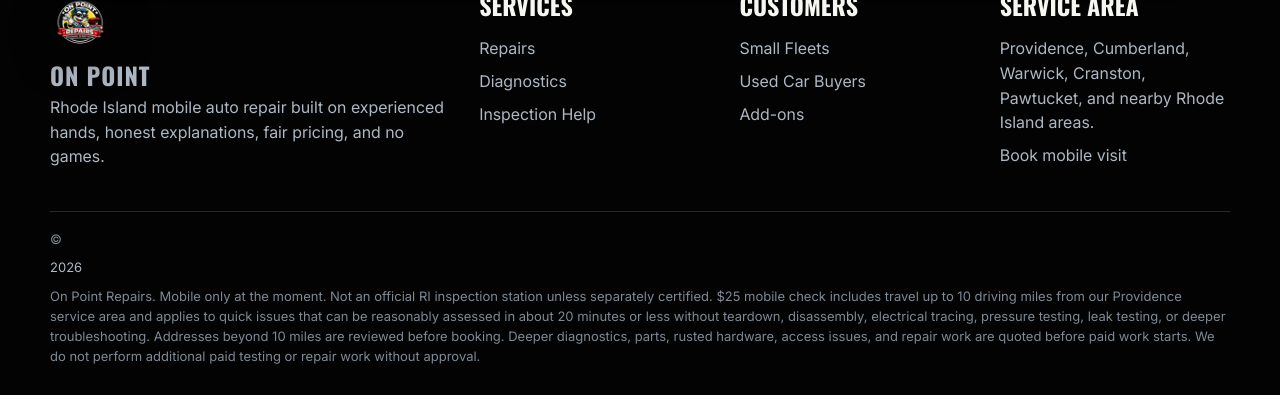
<file: diagnostics.html>
<!doctype html>
<html lang="en">
<head>
  <meta charset="utf-8" />
  <meta name="viewport" content="width=device-width, initial-scale=1" />
  <title>Mobile Diagnostic Check Rhode Island | On Point Repairs</title>
  <meta name="description" content="Mobile diagnostic checks in Rhode Island. Starting at $25 when quick issues can be assessed in about 20 minutes, with deeper work quoted before it starts." />
  <meta name="theme-color" content="#050505" />
  <meta property="og:title" content="Mobile Diagnostic Check Rhode Island | On Point Repairs" />
  <meta property="og:description" content="Mobile diagnostic checks in Rhode Island. Starting at $25 when quick issues can be assessed in about 20 minutes, with deeper work quoted before it starts." />
  <meta property="og:type" content="website" />
  <link rel="preconnect" href="https://fonts.googleapis.com" />
  <link rel="preconnect" href="https://fonts.gstatic.com" crossorigin />
  <link href="https://fonts.googleapis.com/css2?family=Inter:wght@400;500;600;700;800;900&family=Oswald:wght@600;700&display=swap" rel="stylesheet" />
  <link rel="stylesheet" href="assets/styles.css" />
  <script type="application/ld+json">{"@context":"https://schema.org","@type":"AutoRepair","name":"On Point Repairs","areaServed":"Rhode Island","slogan":"Honest diagnostics. Fair repairs. No games.","description":"Rhode Island mobile auto repair built on 12 years of real industry experience and 2,000+ vehicles worked on, with mobile service, $25 mobile checks for quick issues within 10 driving miles, and clear quotes before additional testing or repair work."}</script>
</head>
<body>
  <div class="topbar"><div class="wrap"><span>Rhode Island Mobile Auto Repair</span><span>Clear Quotes • Fair Repairs • No Games</span></div></div>
  <header class="navbar">
    <div class="wrap nav-inner">
      <a class="brand" href="index.html"><img src="assets/on-point-logo.png" alt="On Point Repairs logo"><span>ON POINT</span></a>
      <nav class="nav-links"><a class="" href="index.html">Home</a><a class="" href="services.html">Services</a><a class="active" href="diagnostics.html">Diagnostics</a><a class="" href="inspection-help.html">RI Inspection Help</a><a class="" href="fleet.html">Fleets</a><a class="" href="about.html">About</a><a class="" href="contact.html">Book</a></nav>
      <button class="mobile-toggle" aria-label="Open menu" aria-expanded="false">Menu</button>
      <a class="btn primary nav-cta" href="contact.html#booking-calendar">Book Mobile Visit</a>
    </div>
  </header>

<main>
  <section class="page-hero" style="--hero-img:url('https://images.unsplash.com/photo-1530046339160-ce3e530c7d2f?auto=format&fit=crop&w=3840&q=95')"><div class="wrap reveal"><span class="eyebrow">Clear Diagnostic Boundaries</span><h1>Quick check first. Deeper testing only after a quote.</h1><p class="lead">The $25 mobile check is for quick issues that can be reasonably assessed in about 20 minutes. If the vehicle needs real diagnostic labor, we explain the next step and quote it before continuing.</p></div></section>
  <section class="section"><div class="wrap"><div class="section-title reveal"><span class="eyebrow">How It Works</span><h2>We do not guess and throw parts.</h2></div><div class="grid-3"><div class="card reveal"><h3>Listen</h3><p>We collect the symptoms, warning lights, mileage, recent repairs, timeline, and whether the vehicle starts or drives.</p></div><div class="card reveal"><h3>Check Simple Causes</h3><p>We look for the obvious cause first. If the answer is clear without deeper testing, the mobile check starts at $25.</p></div><div class="card reveal"><h3>Quote Deep Work</h3><p>If the issue requires teardown, disassembly, tracing, pressure testing, leak testing, or deeper troubleshooting, we quote it first.</p></div></div></div></section>
  <section class="section section-dark"><div class="wrap split"><div class="reveal"><span class="eyebrow">Where $25 Ends</span><h2>Real diagnosis is skilled labor.</h2><p>The $25 check keeps the first step fair for simple issues. It does not cover unlimited troubleshooting. That boundary protects the schedule and keeps pricing honest.</p><div class="step-list"><div><strong>01</strong><span>Teardown, removal, or disassembly</span></div><div><strong>02</strong><span>Electrical tracing, intermittent faults, or parasitic draw checks</span></div><div><strong>03</strong><span>Leak checks, pressure testing, smoke testing, or AC testing</span></div><div><strong>04</strong><span>Deep no-start, drivability, module, sensor, or wiring troubleshooting</span></div></div></div><div class="panel-light reveal"><h3>Customer Report Format</h3><p>Vehicle:<br>Mileage:<br>Customer concern:<br>What we checked:<br>What we found:<br>Urgency level:<br>Recommended repair:<br>Estimate:<br>What can wait:<br>Not needed right now:</p></div></div></section>
  <section class="section"><div class="wrap"><div class="section-title reveal"><span class="eyebrow">Diagnostic Menu</span><h2>Clear starting points.</h2></div><div class="grid-3"><div class="card reveal"><h3>$25 Mobile Check</h3><p>For simple issues that can be reasonably assessed in about 20 minutes without deeper testing.</p><span class="price">Starting at $25</span></div><div class="card reveal"><h3>Additional Diagnostic</h3><p>For warning lights, noises, leaks, drivability concerns, and repair planning that needs testing.</p><span class="price">Starting at $125</span></div><div class="card reveal"><h3>No-Start Diagnostic</h3><p>Battery, charging, starting, fuel, ignition, sensor, and electrical direction.</p><span class="price">Starting at $125</span></div></div></div></section>

<section class="section final-action" id="book">
  <div class="wrap final-action-box reveal">
    <div class="final-copy">
      <span class="eyebrow">Ready When You Are</span>
      <h2>Book the visit. Approve the work before it starts.</h2>
      <p>Tell us what is happening, where the vehicle is, and how urgent it is. We start simple, explain what we find, and quote anything deeper before paid work begins.</p>
      <div class="final-buttons"><a class="btn primary" href="contact.html#booking-calendar">Book Mobile Visit</a><a class="btn secondary" href="services.html">View Repair Pricing</a></div>
    </div>
    <div class="final-panel">
      <div><strong>01</strong><span>Send the year, make, model, mileage, address, and symptoms.</span></div>
      <div><strong>02</strong><span>We check the simple causes first and explain the right next step.</span></div>
      <div><strong>03</strong><span>You approve the quote before deeper testing, parts, or repair labor.</span></div>
    </div>
  </div>
</section>

</main>
  <footer class="footer">
    <div class="wrap footer-grid">
      <div>
        <a class="brand" href="index.html"><img src="assets/on-point-logo.png" alt="On Point Repairs logo"><span>ON POINT</span></a>
        <p>Rhode Island mobile auto repair built on experienced hands, honest explanations, fair pricing, and no games.</p>
      </div>
      <div><h4>Services</h4><a href="services.html#repairs">Repairs</a><a href="diagnostics.html">Diagnostics</a><a href="inspection-help.html">Inspection Help</a></div>
      <div><h4>Customers</h4><a href="fleet.html">Small Fleets</a><a href="services.html#service-ppi">Used Car Buyers</a><a href="services.html#add-ons">Add-ons</a></div>
      <div><h4>Service Area</h4><span>Providence, Cumberland, Warwick, Cranston, Pawtucket, and nearby Rhode Island areas.</span><a href="contact.html#booking-calendar">Book mobile visit</a></div>
    </div>
    <div class="wrap fineprint">© <span data-year></span> On Point Repairs. Mobile only at the moment. Not an official RI inspection station unless separately certified. $25 mobile check includes travel up to 10 driving miles from our Providence service area and applies to quick issues that can be reasonably assessed in about 20 minutes or less without teardown, disassembly, electrical tracing, pressure testing, leak testing, or deeper troubleshooting. Addresses beyond 10 miles are reviewed before booking. Deeper diagnostics, parts, rusted hardware, access issues, and repair work are quoted before paid work starts. We do not perform additional paid testing or repair work without approval.</div>
  </footer>
  <a class="btn primary sticky-call" href="contact.html#booking-calendar">Book Mobile Visit</a>
  <script src="assets/app.js"></script>
</body>
</html>
</file>
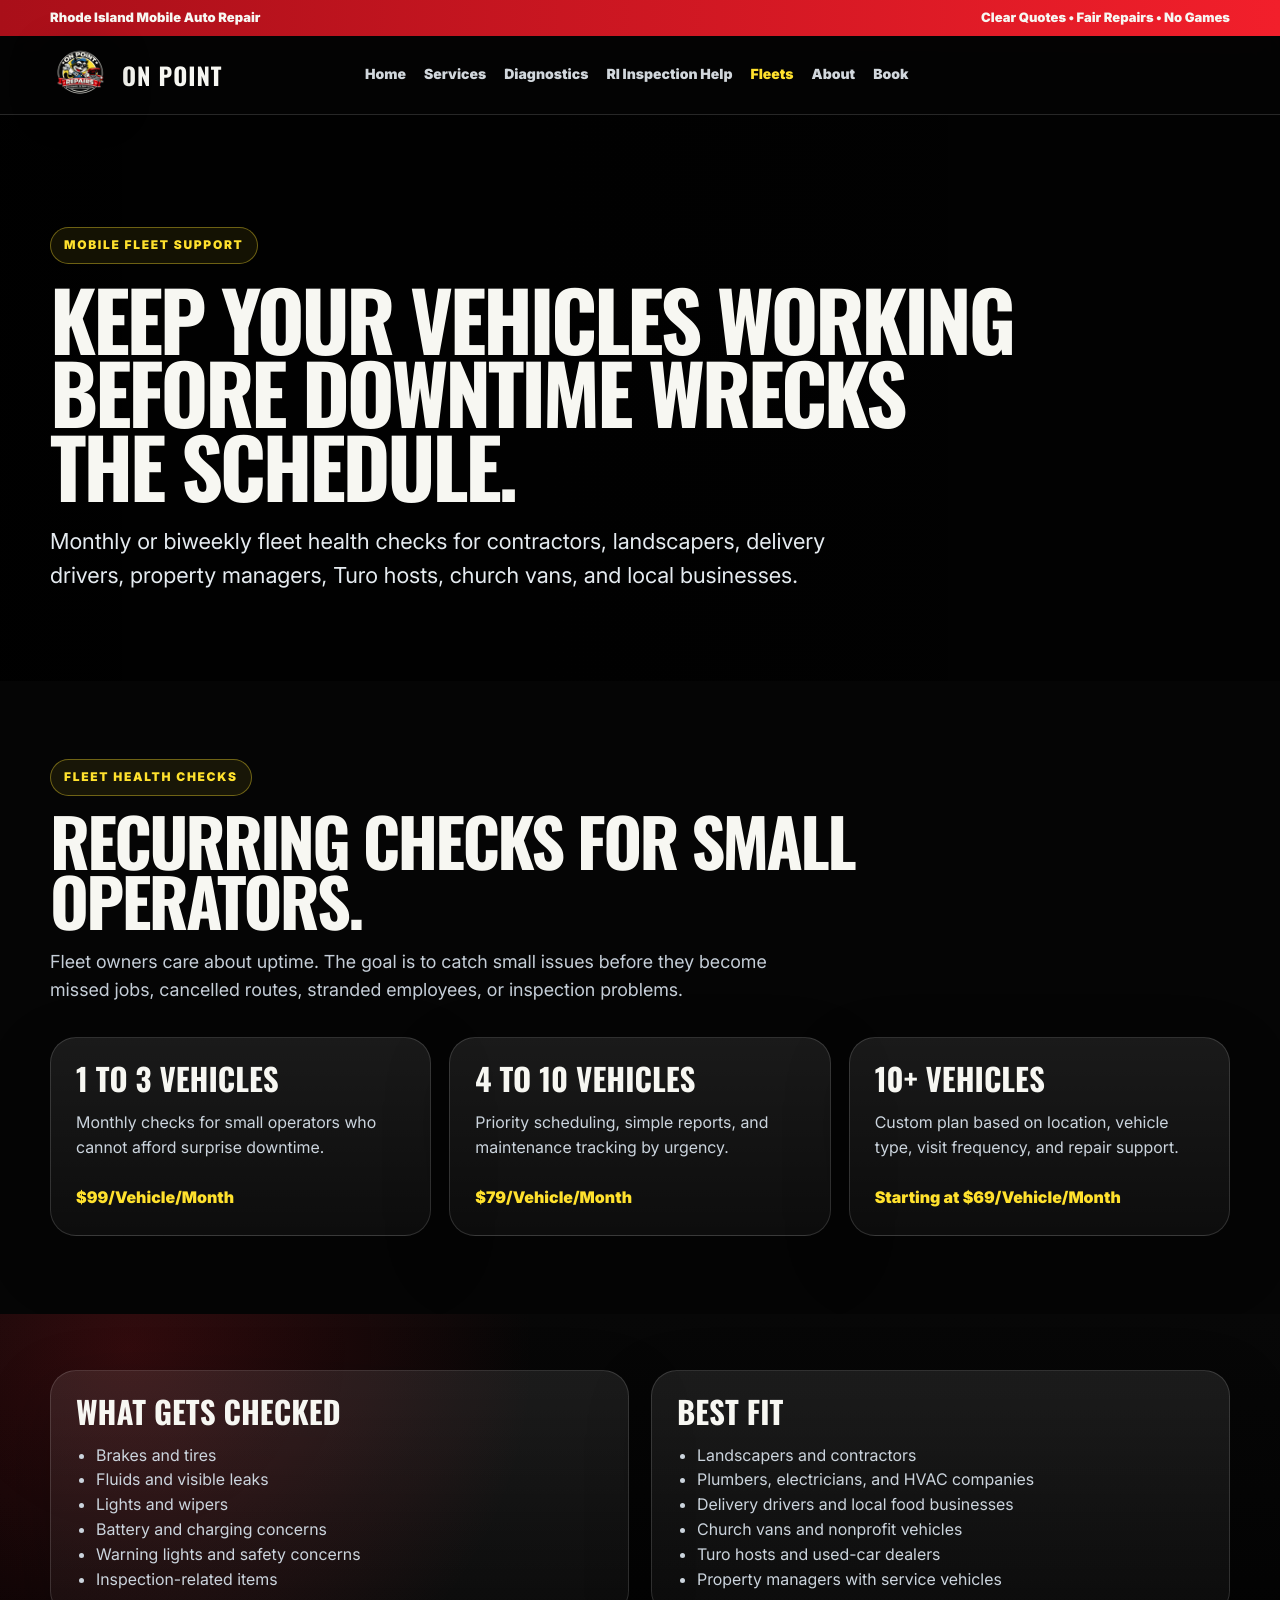
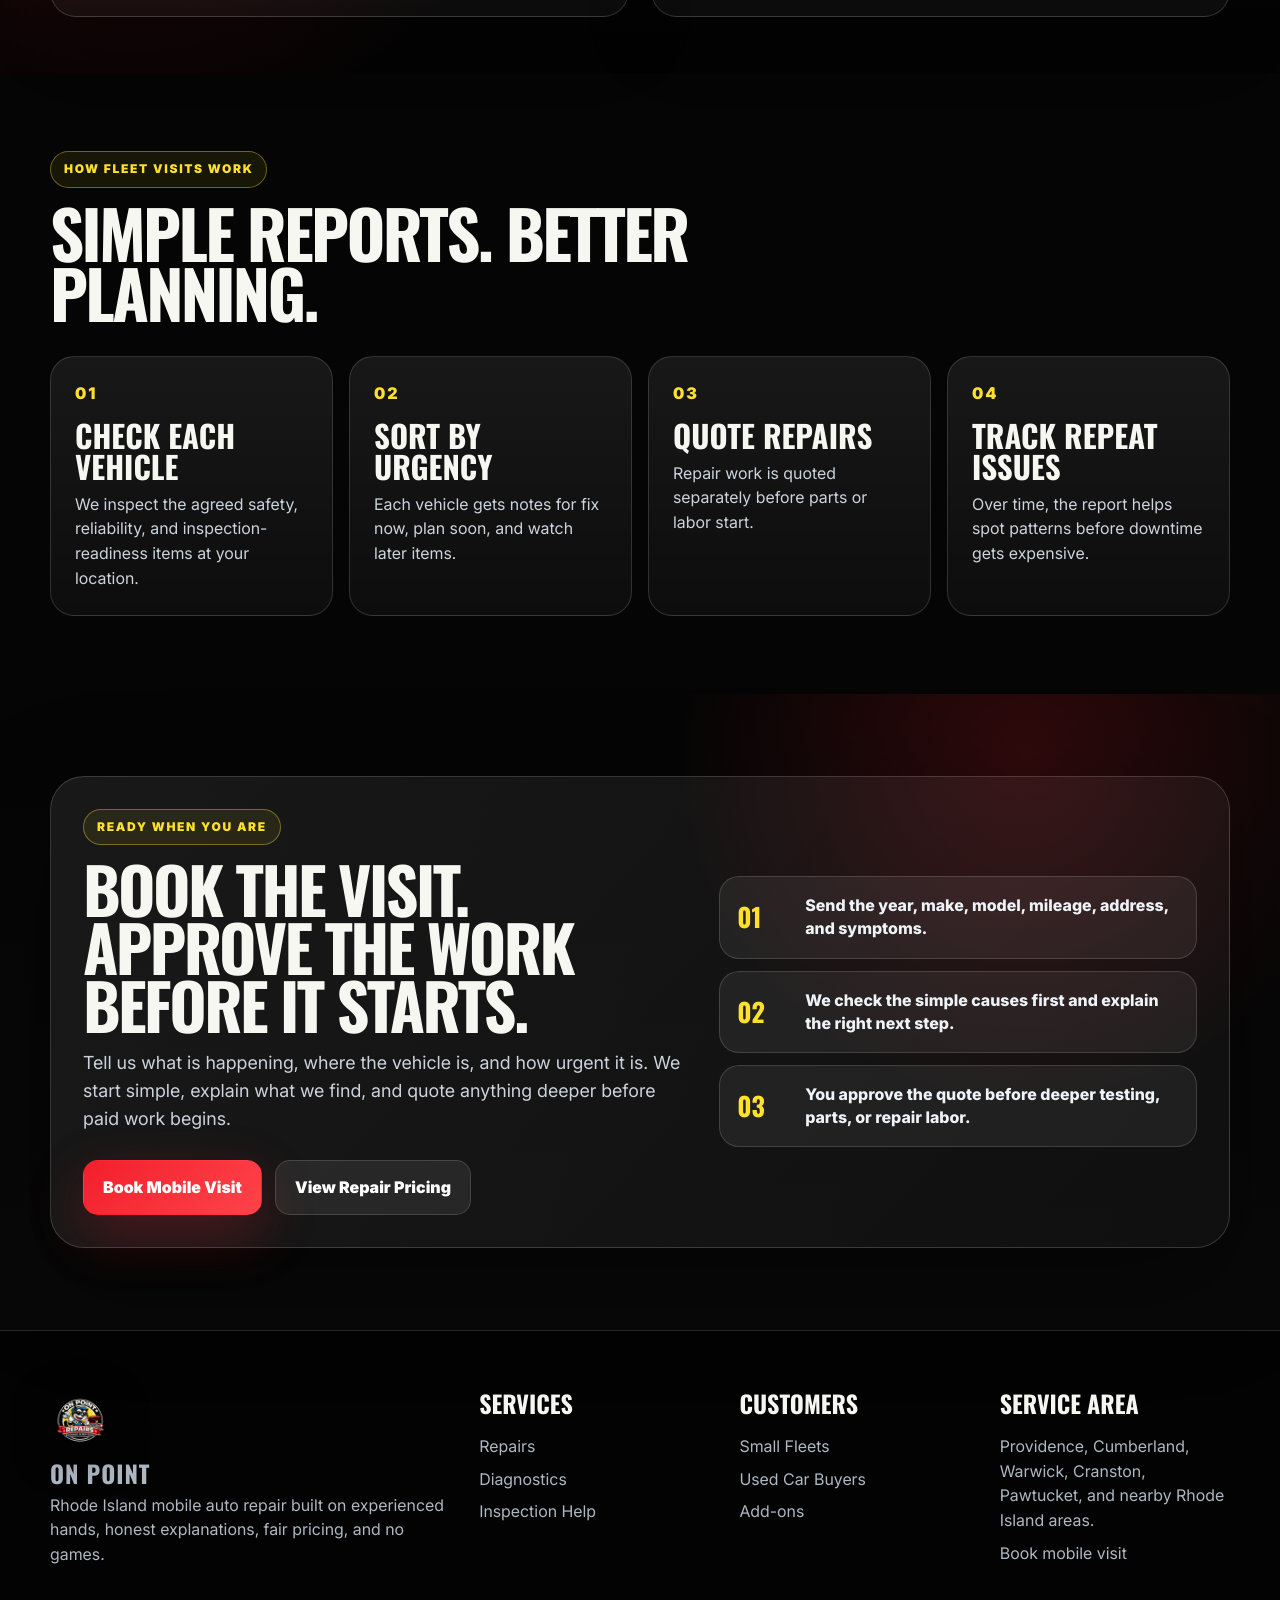
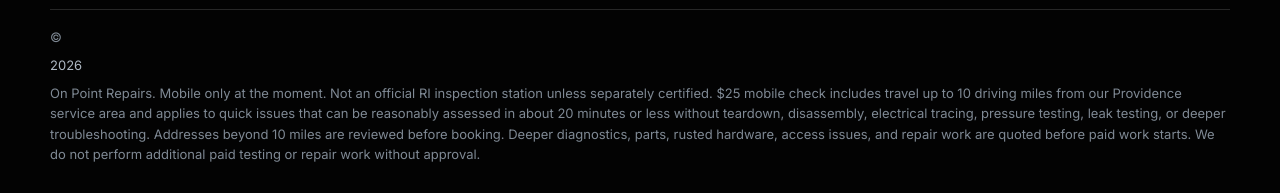
<file: fleet.html>
<!doctype html>
<html lang="en">
<head>
  <meta charset="utf-8" />
  <meta name="viewport" content="width=device-width, initial-scale=1" />
  <title>Fleet Maintenance Rhode Island | On Point Repairs</title>
  <meta name="description" content="Small fleet vehicle checks for Rhode Island contractors, landscapers, delivery drivers, churches, Turo hosts, and local shops." />
  <meta name="theme-color" content="#050505" />
  <meta property="og:title" content="Fleet Maintenance Rhode Island | On Point Repairs" />
  <meta property="og:description" content="Small fleet vehicle checks for Rhode Island contractors, landscapers, delivery drivers, churches, Turo hosts, and local shops." />
  <meta property="og:type" content="website" />
  <link rel="preconnect" href="https://fonts.googleapis.com" />
  <link rel="preconnect" href="https://fonts.gstatic.com" crossorigin />
  <link href="https://fonts.googleapis.com/css2?family=Inter:wght@400;500;600;700;800;900&family=Oswald:wght@600;700&display=swap" rel="stylesheet" />
  <link rel="stylesheet" href="assets/styles.css" />
  <script type="application/ld+json">{"@context":"https://schema.org","@type":"AutoRepair","name":"On Point Repairs","areaServed":"Rhode Island","slogan":"Honest diagnostics. Fair repairs. No games.","description":"Rhode Island mobile auto repair built on 12 years of real industry experience and 2,000+ vehicles worked on, with mobile service, $25 mobile checks for quick issues within 10 driving miles, and clear quotes before additional testing or repair work."}</script>
</head>
<body>
  <div class="topbar"><div class="wrap"><span>Rhode Island Mobile Auto Repair</span><span>Clear Quotes • Fair Repairs • No Games</span></div></div>
  <header class="navbar">
    <div class="wrap nav-inner">
      <a class="brand" href="index.html"><img src="assets/on-point-logo.png" alt="On Point Repairs logo"><span>ON POINT</span></a>
      <nav class="nav-links"><a class="" href="index.html">Home</a><a class="" href="services.html">Services</a><a class="" href="diagnostics.html">Diagnostics</a><a class="" href="inspection-help.html">RI Inspection Help</a><a class="active" href="fleet.html">Fleets</a><a class="" href="about.html">About</a><a class="" href="contact.html">Book</a></nav>
      <button class="mobile-toggle" aria-label="Open menu" aria-expanded="false">Menu</button>
      <a class="btn primary nav-cta" href="contact.html#booking-calendar">Book Mobile Visit</a>
    </div>
  </header>

<main>
  <section class="page-hero" style="--hero-img:url('https://images.unsplash.com/photo-1605152276897-4f618f831968?auto=format&fit=crop&w=3840&q=95')"><div class="wrap reveal"><span class="eyebrow">Mobile Fleet Support</span><h1>Keep your vehicles working before downtime wrecks the schedule.</h1><p class="lead">Monthly or biweekly fleet health checks for contractors, landscapers, delivery drivers, property managers, Turo hosts, church vans, and local businesses.</p></div></section>
  <section class="section"><div class="wrap"><div class="section-title reveal"><span class="eyebrow">Fleet Health Checks</span><h2>Recurring checks for small operators.</h2><p>Fleet owners care about uptime. The goal is to catch small issues before they become missed jobs, cancelled routes, stranded employees, or inspection problems.</p></div><div class="grid-3"><div class="card reveal"><h3>1 To 3 Vehicles</h3><p>Monthly checks for small operators who cannot afford surprise downtime.</p><span class="price">$99/Vehicle/Month</span></div><div class="card reveal"><h3>4 To 10 Vehicles</h3><p>Priority scheduling, simple reports, and maintenance tracking by urgency.</p><span class="price">$79/Vehicle/Month</span></div><div class="card reveal"><h3>10+ Vehicles</h3><p>Custom plan based on location, vehicle type, visit frequency, and repair support.</p><span class="price">Starting at $69/Vehicle/Month</span></div></div></div></section>
  <section class="section tight section-dark"><div class="wrap grid-2"><div class="card reveal"><h3>What Gets Checked</h3><ul><li>Brakes and tires</li><li>Fluids and visible leaks</li><li>Lights and wipers</li><li>Battery and charging concerns</li><li>Warning lights and safety concerns</li><li>Inspection-related items</li></ul></div><div class="card reveal"><h3>Best Fit</h3><ul><li>Landscapers and contractors</li><li>Plumbers, electricians, and HVAC companies</li><li>Delivery drivers and local food businesses</li><li>Church vans and nonprofit vehicles</li><li>Turo hosts and used-car dealers</li><li>Property managers with service vehicles</li></ul></div></div></section>
  <section class="section"><div class="wrap"><div class="section-title reveal"><span class="eyebrow">How Fleet Visits Work</span><h2>Simple reports. Better planning.</h2></div><div class="process-grid"><div class="process-card reveal"><span>01</span><h3>Check Each Vehicle</h3><p>We inspect the agreed safety, reliability, and inspection-readiness items at your location.</p></div><div class="process-card reveal"><span>02</span><h3>Sort By Urgency</h3><p>Each vehicle gets notes for fix now, plan soon, and watch later items.</p></div><div class="process-card reveal"><span>03</span><h3>Quote Repairs</h3><p>Repair work is quoted separately before parts or labor start.</p></div><div class="process-card reveal"><span>04</span><h3>Track Repeat Issues</h3><p>Over time, the report helps spot patterns before downtime gets expensive.</p></div></div></div></section>

<section class="section final-action" id="book">
  <div class="wrap final-action-box reveal">
    <div class="final-copy">
      <span class="eyebrow">Ready When You Are</span>
      <h2>Book the visit. Approve the work before it starts.</h2>
      <p>Tell us what is happening, where the vehicle is, and how urgent it is. We start simple, explain what we find, and quote anything deeper before paid work begins.</p>
      <div class="final-buttons"><a class="btn primary" href="contact.html#booking-calendar">Book Mobile Visit</a><a class="btn secondary" href="services.html">View Repair Pricing</a></div>
    </div>
    <div class="final-panel">
      <div><strong>01</strong><span>Send the year, make, model, mileage, address, and symptoms.</span></div>
      <div><strong>02</strong><span>We check the simple causes first and explain the right next step.</span></div>
      <div><strong>03</strong><span>You approve the quote before deeper testing, parts, or repair labor.</span></div>
    </div>
  </div>
</section>

</main>
  <footer class="footer">
    <div class="wrap footer-grid">
      <div>
        <a class="brand" href="index.html"><img src="assets/on-point-logo.png" alt="On Point Repairs logo"><span>ON POINT</span></a>
        <p>Rhode Island mobile auto repair built on experienced hands, honest explanations, fair pricing, and no games.</p>
      </div>
      <div><h4>Services</h4><a href="services.html#repairs">Repairs</a><a href="diagnostics.html">Diagnostics</a><a href="inspection-help.html">Inspection Help</a></div>
      <div><h4>Customers</h4><a href="fleet.html">Small Fleets</a><a href="services.html#service-ppi">Used Car Buyers</a><a href="services.html#add-ons">Add-ons</a></div>
      <div><h4>Service Area</h4><span>Providence, Cumberland, Warwick, Cranston, Pawtucket, and nearby Rhode Island areas.</span><a href="contact.html#booking-calendar">Book mobile visit</a></div>
    </div>
    <div class="wrap fineprint">© <span data-year></span> On Point Repairs. Mobile only at the moment. Not an official RI inspection station unless separately certified. $25 mobile check includes travel up to 10 driving miles from our Providence service area and applies to quick issues that can be reasonably assessed in about 20 minutes or less without teardown, disassembly, electrical tracing, pressure testing, leak testing, or deeper troubleshooting. Addresses beyond 10 miles are reviewed before booking. Deeper diagnostics, parts, rusted hardware, access issues, and repair work are quoted before paid work starts. We do not perform additional paid testing or repair work without approval.</div>
  </footer>
  <a class="btn primary sticky-call" href="contact.html#booking-calendar">Book Mobile Visit</a>
  <script src="assets/app.js"></script>
</body>
</html>
</file>
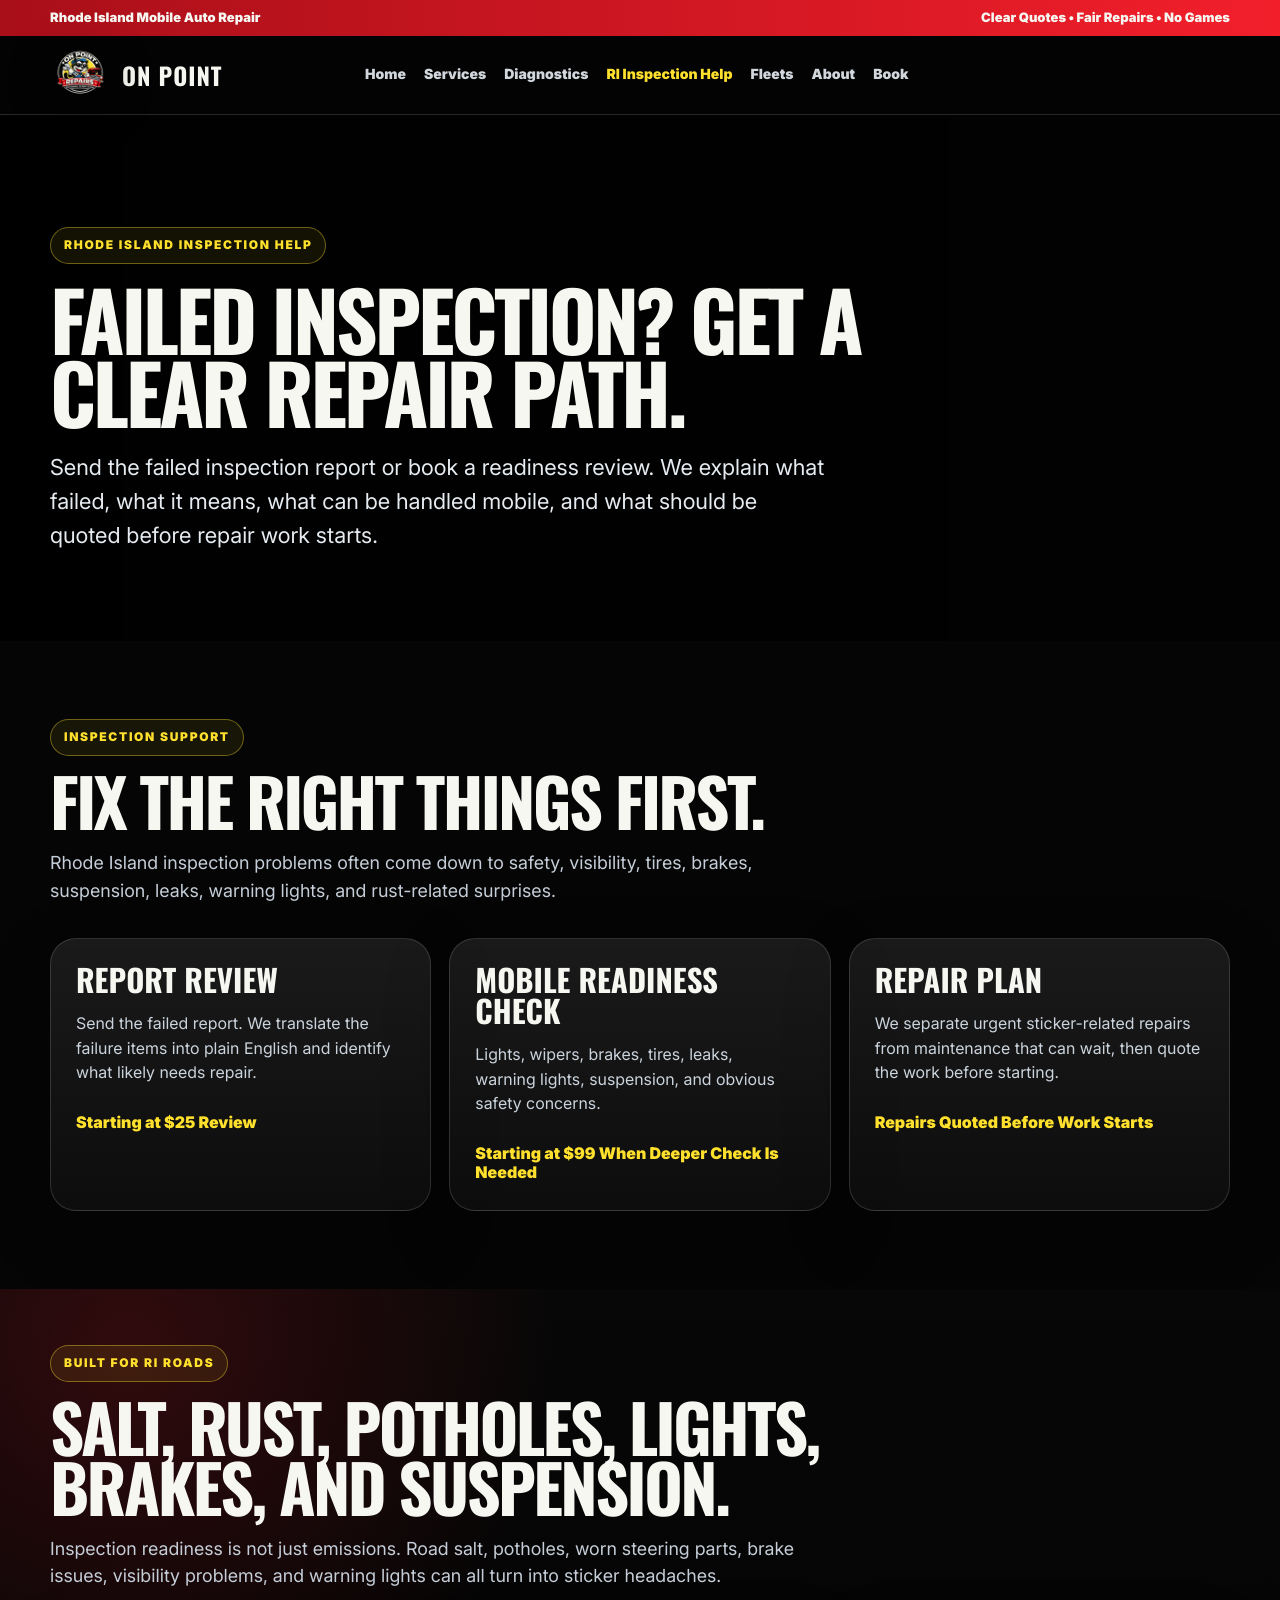
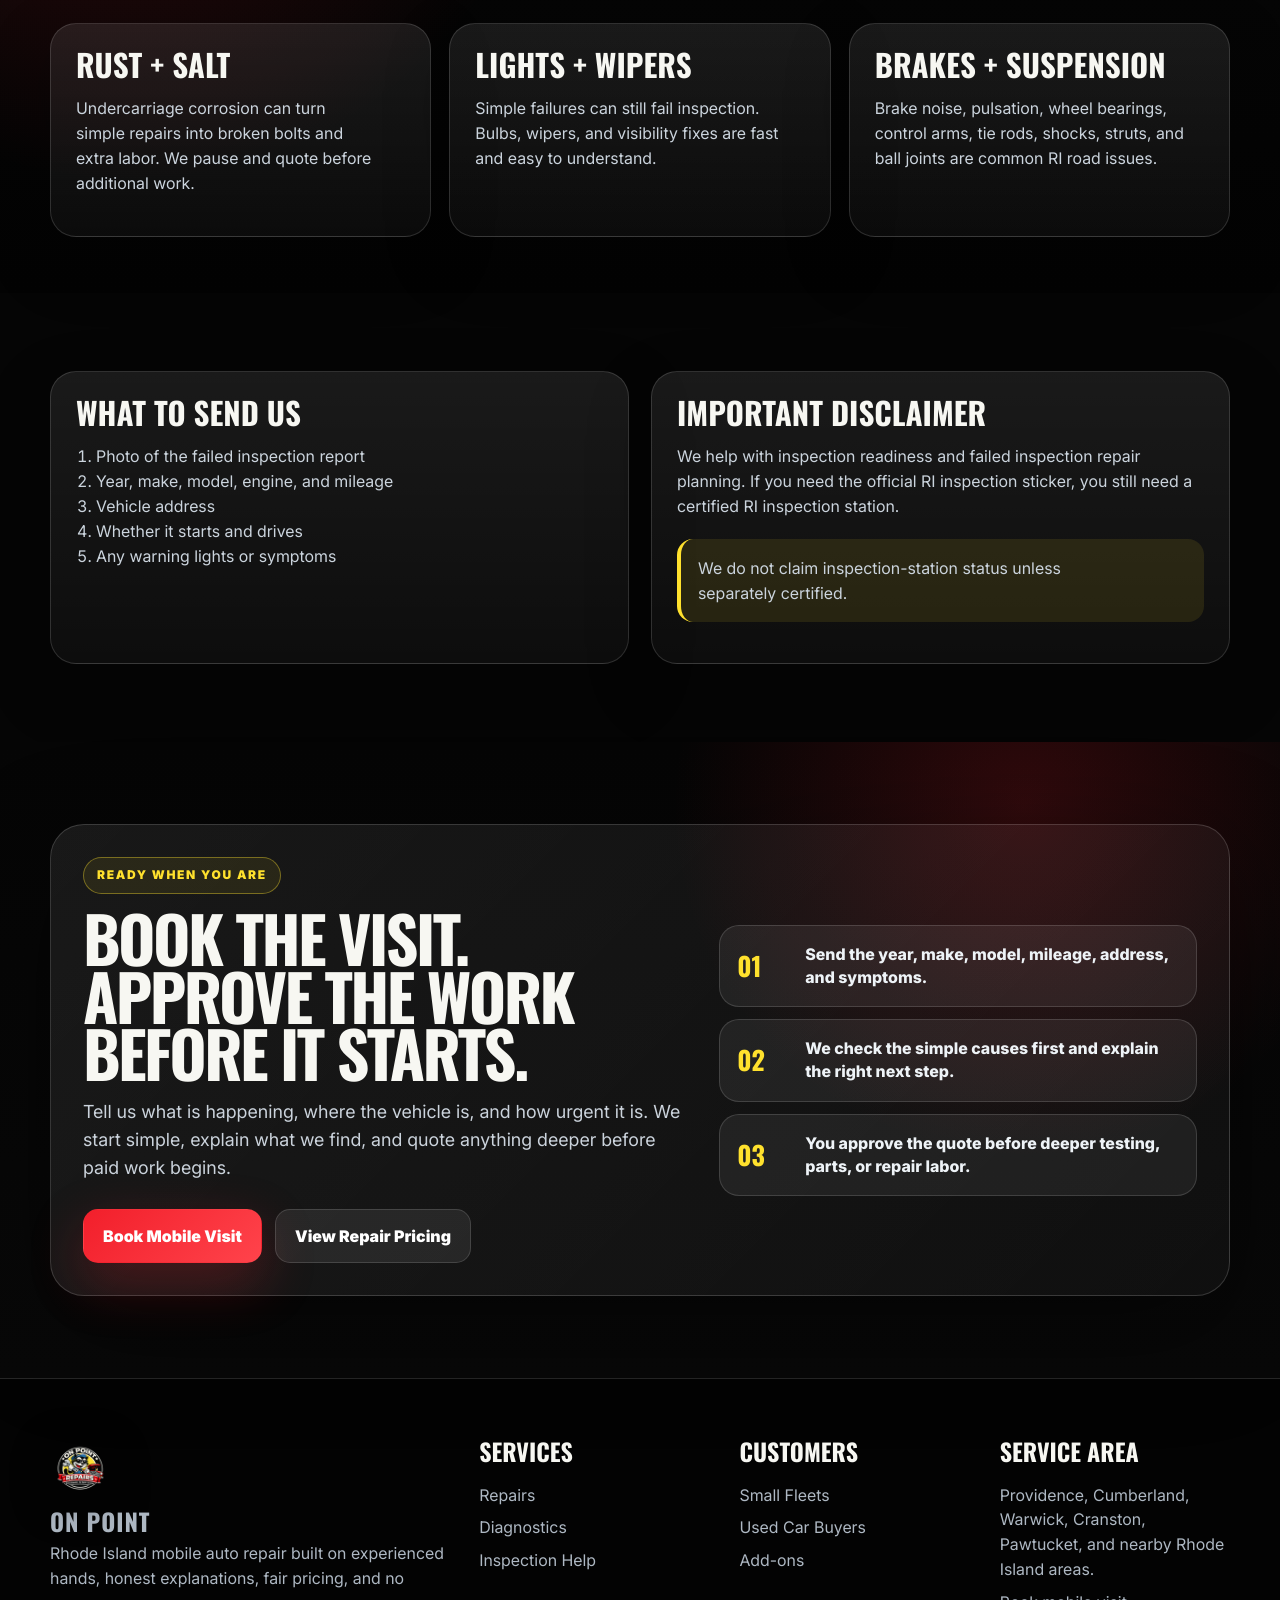
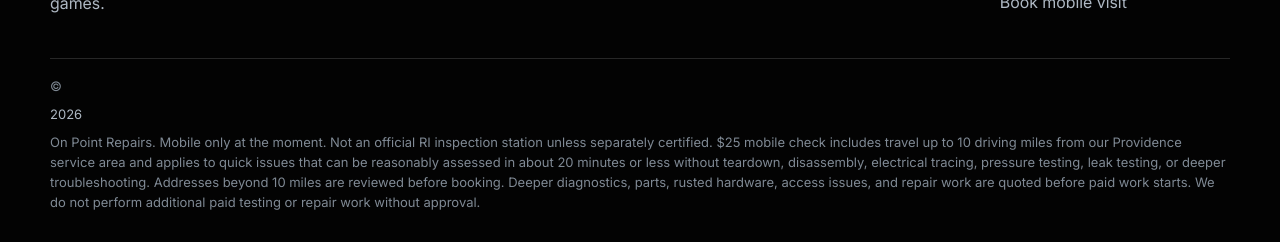
<file: inspection-help.html>
<!doctype html>
<html lang="en">
<head>
  <meta charset="utf-8" />
  <meta name="viewport" content="width=device-width, initial-scale=1" />
  <title>RI Inspection Help | On Point Repairs</title>
  <meta name="description" content="Rhode Island failed inspection help, pre-inspection readiness checks, and clear mobile repair planning without scare tactics." />
  <meta name="theme-color" content="#050505" />
  <meta property="og:title" content="RI Inspection Help | On Point Repairs" />
  <meta property="og:description" content="Rhode Island failed inspection help, pre-inspection readiness checks, and clear mobile repair planning without scare tactics." />
  <meta property="og:type" content="website" />
  <link rel="preconnect" href="https://fonts.googleapis.com" />
  <link rel="preconnect" href="https://fonts.gstatic.com" crossorigin />
  <link href="https://fonts.googleapis.com/css2?family=Inter:wght@400;500;600;700;800;900&family=Oswald:wght@600;700&display=swap" rel="stylesheet" />
  <link rel="stylesheet" href="assets/styles.css" />
  <script type="application/ld+json">{"@context":"https://schema.org","@type":"AutoRepair","name":"On Point Repairs","areaServed":"Rhode Island","slogan":"Honest diagnostics. Fair repairs. No games.","description":"Rhode Island mobile auto repair built on 12 years of real industry experience and 2,000+ vehicles worked on, with mobile service, $25 mobile checks for quick issues within 10 driving miles, and clear quotes before additional testing or repair work."}</script>
</head>
<body>
  <div class="topbar"><div class="wrap"><span>Rhode Island Mobile Auto Repair</span><span>Clear Quotes • Fair Repairs • No Games</span></div></div>
  <header class="navbar">
    <div class="wrap nav-inner">
      <a class="brand" href="index.html"><img src="assets/on-point-logo.png" alt="On Point Repairs logo"><span>ON POINT</span></a>
      <nav class="nav-links"><a class="" href="index.html">Home</a><a class="" href="services.html">Services</a><a class="" href="diagnostics.html">Diagnostics</a><a class="active" href="inspection-help.html">RI Inspection Help</a><a class="" href="fleet.html">Fleets</a><a class="" href="about.html">About</a><a class="" href="contact.html">Book</a></nav>
      <button class="mobile-toggle" aria-label="Open menu" aria-expanded="false">Menu</button>
      <a class="btn primary nav-cta" href="contact.html#booking-calendar">Book Mobile Visit</a>
    </div>
  </header>

<main>
  <section class="page-hero" style="--hero-img:url('https://images.unsplash.com/photo-1517524206127-48bbd363f3d7?auto=format&fit=crop&w=3840&q=95')"><div class="wrap reveal"><span class="eyebrow">Rhode Island Inspection Help</span><h1>Failed inspection? Get a clear repair path.</h1><p class="lead">Send the failed inspection report or book a readiness review. We explain what failed, what it means, what can be handled mobile, and what should be quoted before repair work starts.</p></div></section>
  <section class="section"><div class="wrap"><div class="section-title reveal"><span class="eyebrow">Inspection Support</span><h2>Fix the right things first.</h2><p>Rhode Island inspection problems often come down to safety, visibility, tires, brakes, suspension, leaks, warning lights, and rust-related surprises.</p></div><div class="grid-3"><div class="card reveal"><h3>Report Review</h3><p>Send the failed report. We translate the failure items into plain English and identify what likely needs repair.</p><span class="price">Starting at $25 Review</span></div><div class="card reveal"><h3>Mobile Readiness Check</h3><p>Lights, wipers, brakes, tires, leaks, warning lights, suspension, and obvious safety concerns.</p><span class="price">Starting at $99 When Deeper Check Is Needed</span></div><div class="card reveal"><h3>Repair Plan</h3><p>We separate urgent sticker-related repairs from maintenance that can wait, then quote the work before starting.</p><span class="price">Repairs Quoted Before Work Starts</span></div></div></div></section>
  <section class="section tight section-dark"><div class="wrap"><div class="section-title reveal"><span class="eyebrow">Built For RI Roads</span><h2>Salt, rust, potholes, lights, brakes, and suspension.</h2><p>Inspection readiness is not just emissions. Road salt, potholes, worn steering parts, brake issues, visibility problems, and warning lights can all turn into sticker headaches.</p></div><div class="grid-3"><div class="card reveal"><h3>Rust + Salt</h3><p>Undercarriage corrosion can turn simple repairs into broken bolts and extra labor. We pause and quote before additional work.</p></div><div class="card reveal"><h3>Lights + Wipers</h3><p>Simple failures can still fail inspection. Bulbs, wipers, and visibility fixes are fast and easy to understand.</p></div><div class="card reveal"><h3>Brakes + Suspension</h3><p>Brake noise, pulsation, wheel bearings, control arms, tie rods, shocks, struts, and ball joints are common RI road issues.</p></div></div></div></section>
  <section class="section"><div class="wrap grid-2"><div class="card reveal"><h3>What To Send Us</h3><ol><li>Photo of the failed inspection report</li><li>Year, make, model, engine, and mileage</li><li>Vehicle address</li><li>Whether it starts and drives</li><li>Any warning lights or symptoms</li></ol></div><div class="card reveal"><h3>Important Disclaimer</h3><p>We help with inspection readiness and failed inspection repair planning. If you need the official RI inspection sticker, you still need a certified RI inspection station.</p><p class="notice">We do not claim inspection-station status unless separately certified.</p></div></div></section>

<section class="section final-action" id="book">
  <div class="wrap final-action-box reveal">
    <div class="final-copy">
      <span class="eyebrow">Ready When You Are</span>
      <h2>Book the visit. Approve the work before it starts.</h2>
      <p>Tell us what is happening, where the vehicle is, and how urgent it is. We start simple, explain what we find, and quote anything deeper before paid work begins.</p>
      <div class="final-buttons"><a class="btn primary" href="contact.html#booking-calendar">Book Mobile Visit</a><a class="btn secondary" href="services.html">View Repair Pricing</a></div>
    </div>
    <div class="final-panel">
      <div><strong>01</strong><span>Send the year, make, model, mileage, address, and symptoms.</span></div>
      <div><strong>02</strong><span>We check the simple causes first and explain the right next step.</span></div>
      <div><strong>03</strong><span>You approve the quote before deeper testing, parts, or repair labor.</span></div>
    </div>
  </div>
</section>

</main>
  <footer class="footer">
    <div class="wrap footer-grid">
      <div>
        <a class="brand" href="index.html"><img src="assets/on-point-logo.png" alt="On Point Repairs logo"><span>ON POINT</span></a>
        <p>Rhode Island mobile auto repair built on experienced hands, honest explanations, fair pricing, and no games.</p>
      </div>
      <div><h4>Services</h4><a href="services.html#repairs">Repairs</a><a href="diagnostics.html">Diagnostics</a><a href="inspection-help.html">Inspection Help</a></div>
      <div><h4>Customers</h4><a href="fleet.html">Small Fleets</a><a href="services.html#service-ppi">Used Car Buyers</a><a href="services.html#add-ons">Add-ons</a></div>
      <div><h4>Service Area</h4><span>Providence, Cumberland, Warwick, Cranston, Pawtucket, and nearby Rhode Island areas.</span><a href="contact.html#booking-calendar">Book mobile visit</a></div>
    </div>
    <div class="wrap fineprint">© <span data-year></span> On Point Repairs. Mobile only at the moment. Not an official RI inspection station unless separately certified. $25 mobile check includes travel up to 10 driving miles from our Providence service area and applies to quick issues that can be reasonably assessed in about 20 minutes or less without teardown, disassembly, electrical tracing, pressure testing, leak testing, or deeper troubleshooting. Addresses beyond 10 miles are reviewed before booking. Deeper diagnostics, parts, rusted hardware, access issues, and repair work are quoted before paid work starts. We do not perform additional paid testing or repair work without approval.</div>
  </footer>
  <a class="btn primary sticky-call" href="contact.html#booking-calendar">Book Mobile Visit</a>
  <script src="assets/app.js"></script>
</body>
</html>
</file>
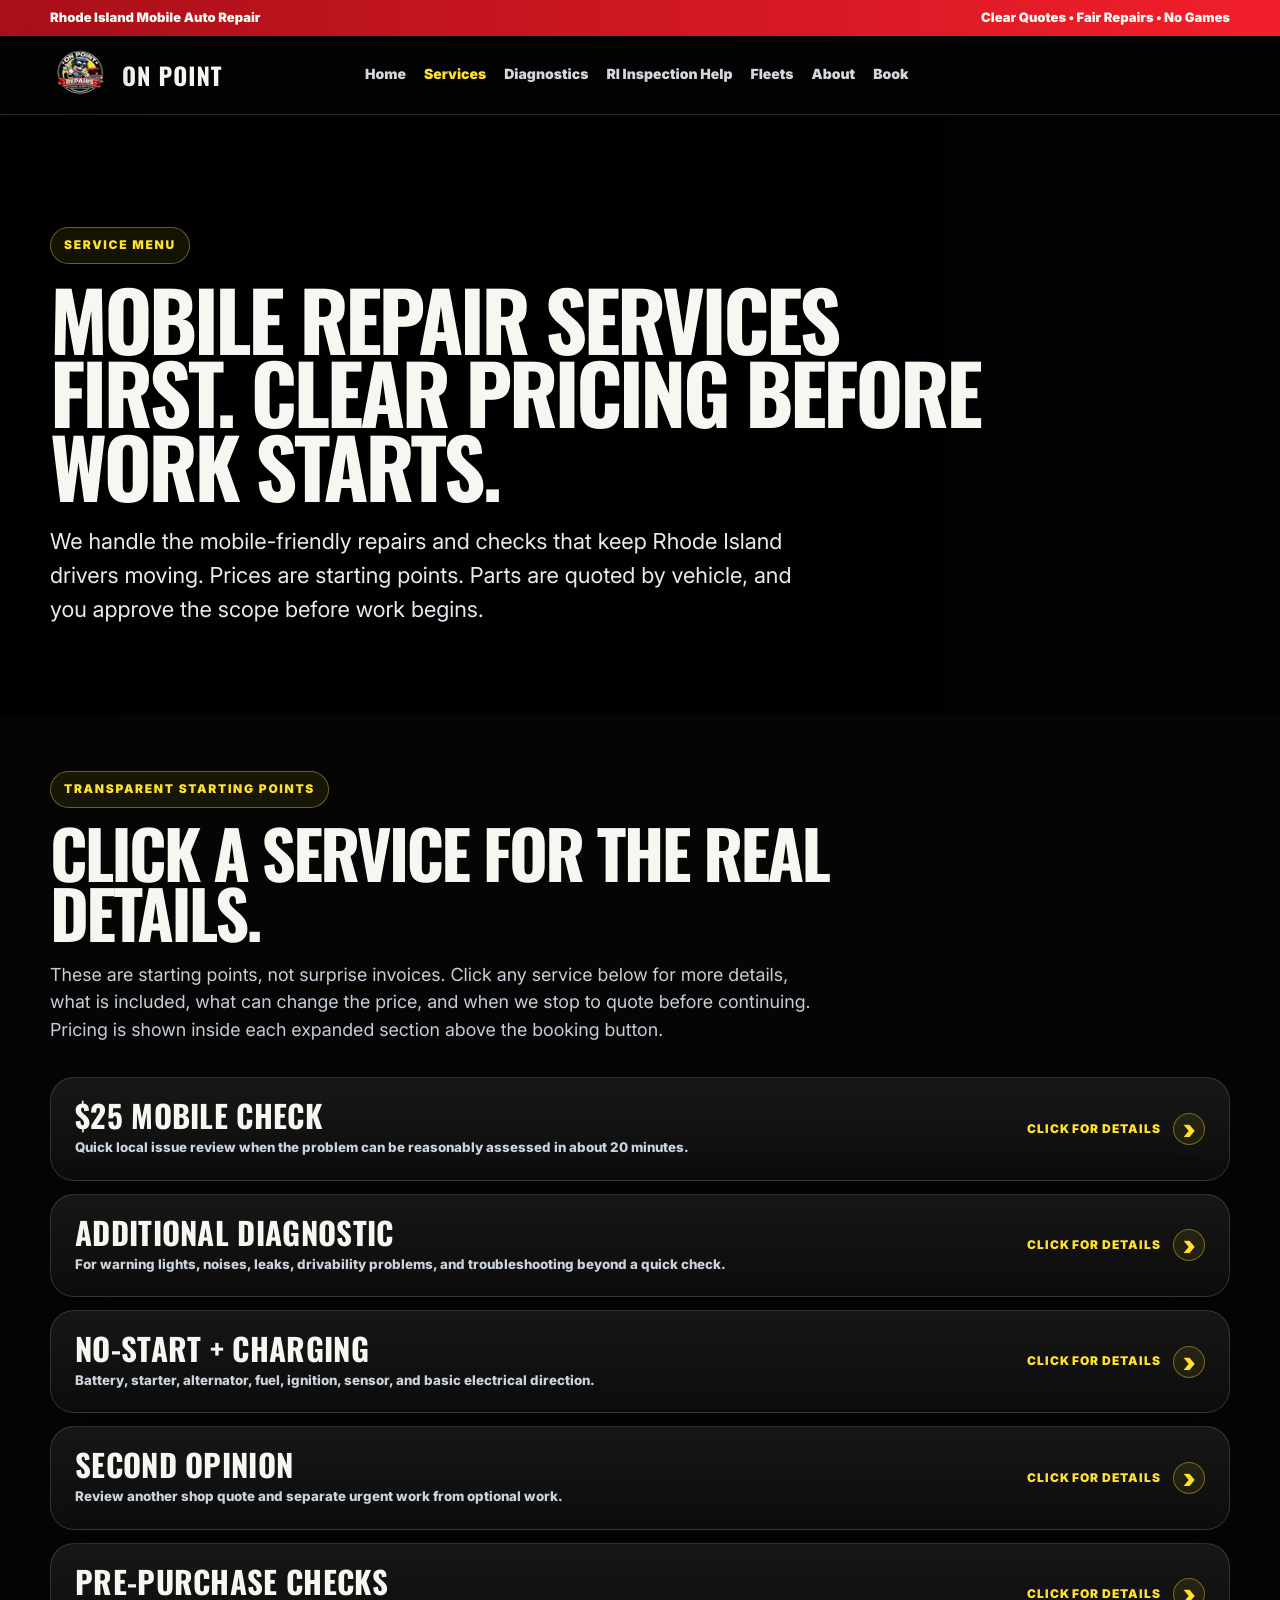
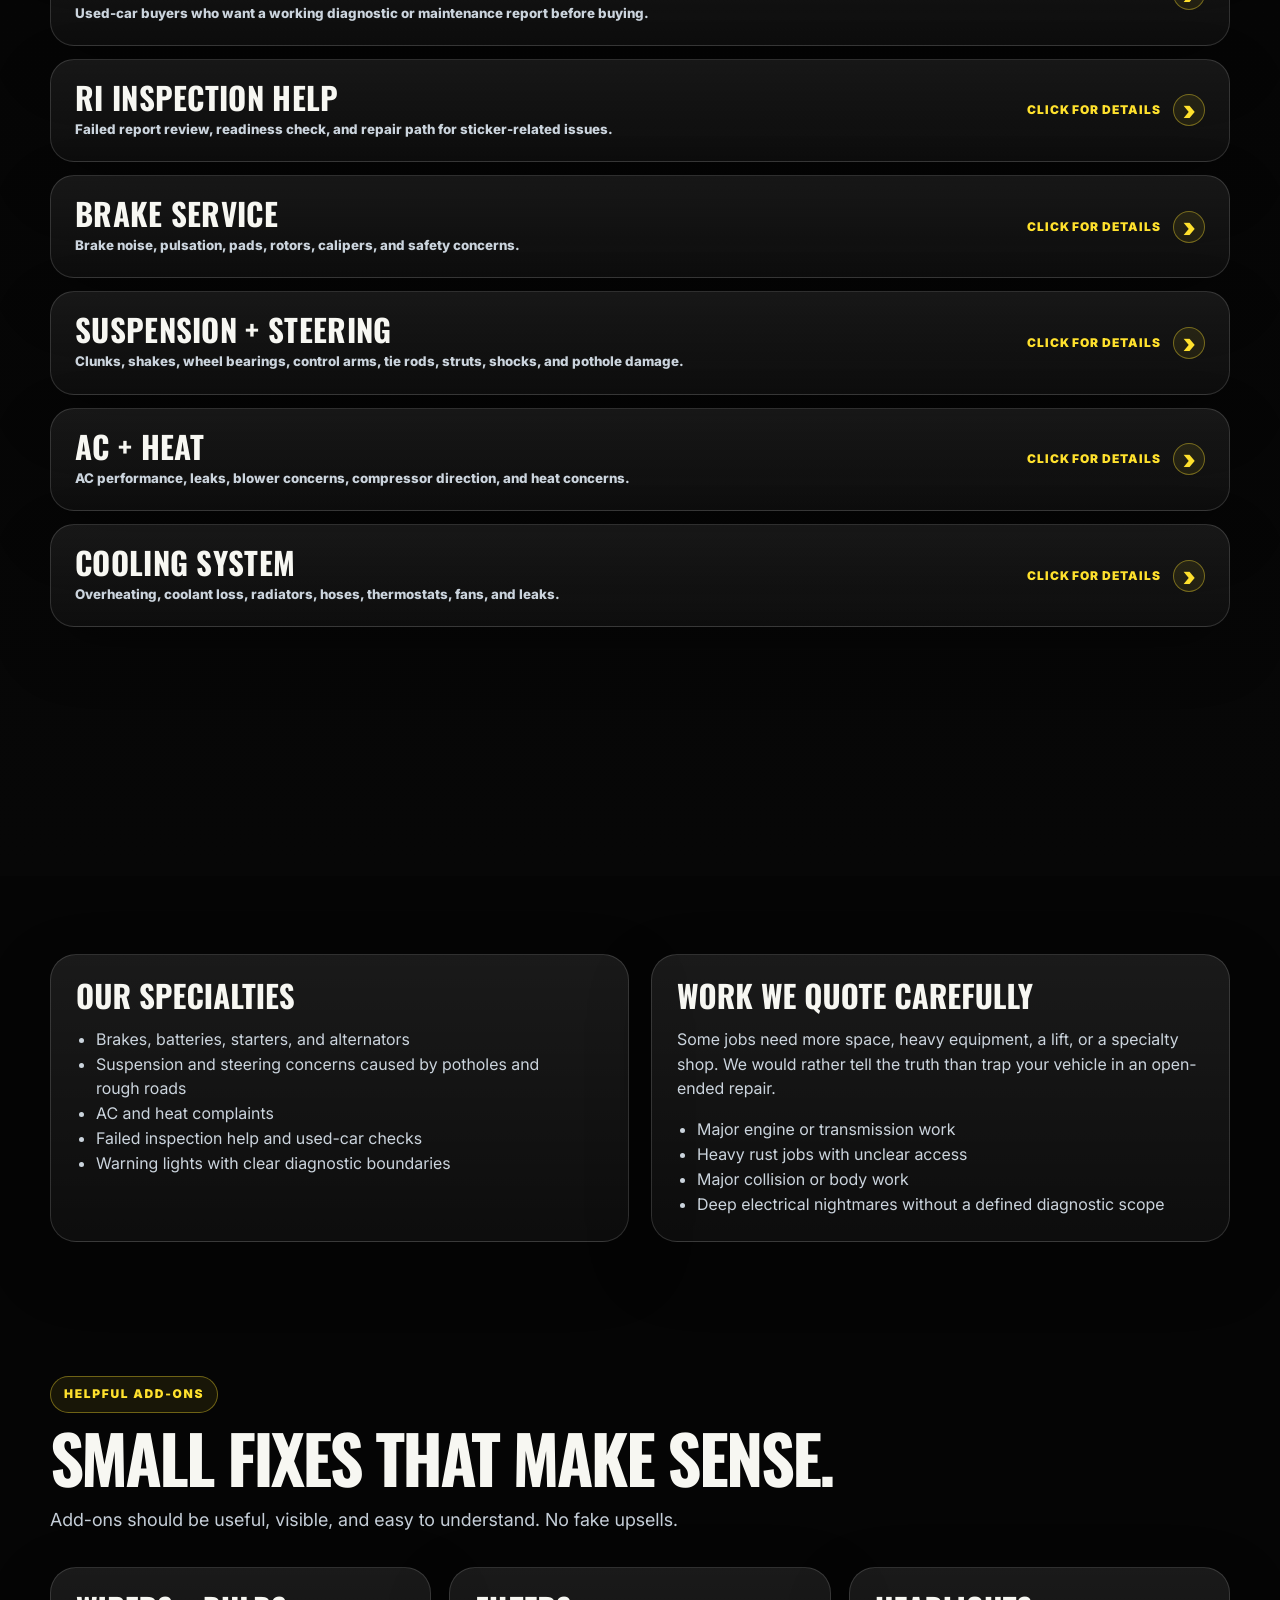
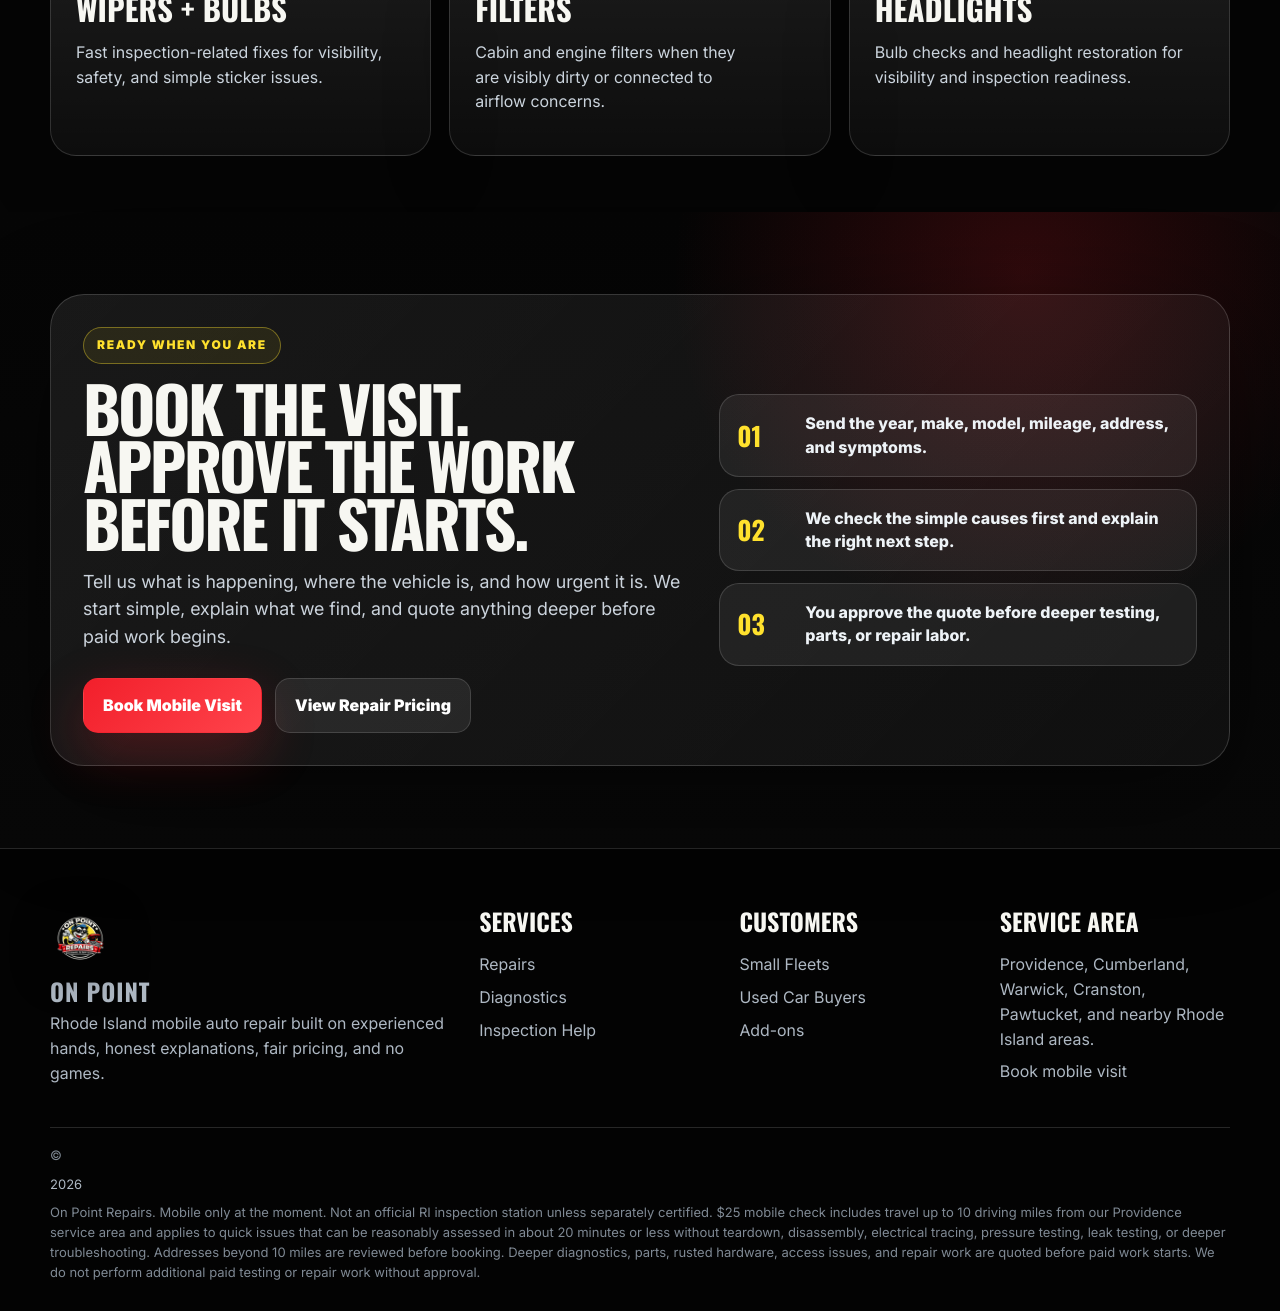
<file: services.html>
<!doctype html>
<html lang="en">
<head>
  <meta charset="utf-8" />
  <meta name="viewport" content="width=device-width, initial-scale=1" />
  <title>Auto Repair Services Rhode Island | On Point Repairs</title>
  <meta name="description" content="Mobile auto repair services in Rhode Island: brakes, suspension, no-starts, AC, heating, inspection help, pre-purchase checks, and fleet checks." />
  <meta name="theme-color" content="#050505" />
  <meta property="og:title" content="Auto Repair Services Rhode Island | On Point Repairs" />
  <meta property="og:description" content="Mobile auto repair services in Rhode Island: brakes, suspension, no-starts, AC, heating, inspection help, pre-purchase checks, and fleet checks." />
  <meta property="og:type" content="website" />
  <link rel="preconnect" href="https://fonts.googleapis.com" />
  <link rel="preconnect" href="https://fonts.gstatic.com" crossorigin />
  <link href="https://fonts.googleapis.com/css2?family=Inter:wght@400;500;600;700;800;900&family=Oswald:wght@600;700&display=swap" rel="stylesheet" />
  <link rel="stylesheet" href="assets/styles.css" />
  <script type="application/ld+json">{"@context":"https://schema.org","@type":"AutoRepair","name":"On Point Repairs","areaServed":"Rhode Island","slogan":"Honest diagnostics. Fair repairs. No games.","description":"Rhode Island mobile auto repair built on 12 years of real industry experience and 2,000+ vehicles worked on, with mobile service, $25 mobile checks for quick issues within 10 driving miles, and clear quotes before additional testing or repair work."}</script>
</head>
<body>
  <div class="topbar"><div class="wrap"><span>Rhode Island Mobile Auto Repair</span><span>Clear Quotes • Fair Repairs • No Games</span></div></div>
  <header class="navbar">
    <div class="wrap nav-inner">
      <a class="brand" href="index.html"><img src="assets/on-point-logo.png" alt="On Point Repairs logo"><span>ON POINT</span></a>
      <nav class="nav-links"><a class="" href="index.html">Home</a><a class="active" href="services.html">Services</a><a class="" href="diagnostics.html">Diagnostics</a><a class="" href="inspection-help.html">RI Inspection Help</a><a class="" href="fleet.html">Fleets</a><a class="" href="about.html">About</a><a class="" href="contact.html">Book</a></nav>
      <button class="mobile-toggle" aria-label="Open menu" aria-expanded="false">Menu</button>
      <a class="btn primary nav-cta" href="contact.html#booking-calendar">Book Mobile Visit</a>
    </div>
  </header>

<main>
  <section class="page-hero" style="--hero-img:url('https://images.unsplash.com/photo-1625047509168-a7026f36de04?auto=format&fit=crop&w=3840&q=95')"><div class="wrap reveal"><span class="eyebrow">Service Menu</span><h1>Mobile repair services first. Clear pricing before work starts.</h1><p class="lead">We handle the mobile-friendly repairs and checks that keep Rhode Island drivers moving. Prices are starting points. Parts are quoted by vehicle, and you approve the scope before work begins.</p></div></section>
  <section class="section tight service-detail-section" id="repairs"><div class="wrap"><div class="section-title reveal"><span class="eyebrow">Transparent Starting Points</span><h2>Click a service for the real details.</h2><p>These are starting points, not surprise invoices. Click any service below for more details, what is included, what can change the price, and when we stop to quote before continuing. Pricing is shown inside each expanded section above the booking button.</p></div>
    <div class="service-accordion reveal" aria-label="On Point Repairs service details">
      <article class="service-detail" id="service-mobile-check" data-service-detail>
        <button class="service-detail-toggle" type="button" aria-expanded="false" aria-controls="service-mobile-check-panel">
          <span class="service-detail-main"><strong>$25 Mobile Check</strong><small>Quick local issue review when the problem can be reasonably assessed in about 20 minutes.</small></span>
          <span class="service-detail-meta"><span class="service-detail-cue">Click For Details</span></span>
        </button>
        <div class="service-detail-panel" id="service-mobile-check-panel">
          <div class="service-detail-grid">
            <div><h4>Best For</h4><p>Quick issues inside the local mobile zone: basic symptom review, quick visual checks, basic scan when appropriate, and plain-English direction.</p></div>
            <div><h4>What Can Change The Price</h4><p>Teardown, disassembly, electrical tracing, leak testing, pressure testing, intermittent faults, or anything that turns into real diagnostic labor.</p></div>
          </div>
          <ul class="service-detail-list"><li>We start with the simple causes first.</li><li>If deeper work is needed, we explain why before moving forward.</li><li>No paid testing, parts, or repair labor starts without approval.</li></ul>
          <div class="service-detail-price"><span>Starting Point</span><strong>$25</strong></div>

          <a class="btn secondary service-book-btn" href="contact.html#booking-calendar">Continue to Booking</a>
        </div>
      </article>

      <article class="service-detail" id="service-diagnostic" data-service-detail>
        <button class="service-detail-toggle" type="button" aria-expanded="false" aria-controls="service-diagnostic-panel">
          <span class="service-detail-main"><strong>Additional Diagnostic</strong><small>For warning lights, noises, leaks, drivability problems, and troubleshooting beyond a quick check.</small></span>
          <span class="service-detail-meta"><span class="service-detail-cue">Click For Details</span></span>
        </button>
        <div class="service-detail-panel" id="service-diagnostic-panel">
          <div class="service-detail-grid">
            <div><h4>Best For</h4><p>Unknown problems that need testing, scan tool work, access checks, or a clear repair path before parts are quoted.</p></div>
            <div><h4>What Can Change The Price</h4><p>Intermittent issues, multiple symptoms, prior bad repairs, module concerns, wiring faults, or anything that needs extended testing.</p></div>
          </div>
          <ul class="service-detail-list"><li>We document what we checked and what we found.</li><li>You get the likely cause, urgency, and recommended next step.</li><li>Repair work is quoted separately before labor or parts begin.</li></ul>
          <div class="service-detail-price"><span>Starting Point</span><strong>$125+</strong></div>

          <a class="btn secondary service-book-btn" href="contact.html#booking-calendar">Continue to Booking</a>
        </div>
      </article>

      <article class="service-detail" id="service-nostart" data-service-detail>
        <button class="service-detail-toggle" type="button" aria-expanded="false" aria-controls="service-nostart-panel">
          <span class="service-detail-main"><strong>No-Start + Charging</strong><small>Battery, starter, alternator, fuel, ignition, sensor, and basic electrical direction.</small></span>
          <span class="service-detail-meta"><span class="service-detail-cue">Click For Details</span></span>
        </button>
        <div class="service-detail-panel" id="service-nostart-panel">
          <div class="service-detail-grid">
            <div><h4>Best For</h4><p>Vehicles that will not start, start intermittently, click, crank with no start, die after starting, or show charging/battery symptoms.</p></div>
            <div><h4>What Can Change The Price</h4><p>Access issues, electrical tracing, intermittent faults, sensor testing, fuel system checks, starter circuit testing, or module-related concerns.</p></div>
          </div>
          <ul class="service-detail-list"><li>We check simple causes before assuming expensive parts.</li><li>We narrow the problem before recommending batteries, starters, alternators, fuel, or ignition parts.</li><li>You approve the repair quote before parts are installed.</li></ul>
          <div class="service-detail-price"><span>Starting Point</span><strong>$25 Check • $125 Deep Diagnostic</strong></div>

          <a class="btn secondary service-book-btn" href="contact.html#booking-calendar">Continue to Booking</a>
        </div>
      </article>

      <article class="service-detail" id="service-second-opinion" data-service-detail>
        <button class="service-detail-toggle" type="button" aria-expanded="false" aria-controls="service-second-opinion-panel">
          <span class="service-detail-main"><strong>Second Opinion</strong><small>Review another shop quote and separate urgent work from optional work.</small></span>
          <span class="service-detail-meta"><span class="service-detail-cue">Click For Details</span></span>
        </button>
        <div class="service-detail-panel" id="service-second-opinion-panel">
          <div class="service-detail-grid">
            <div><h4>Best For</h4><p>Customers who got a scary quote, confusing explanation, or large repair estimate and want to know what actually matters.</p></div>
            <div><h4>What Can Change The Price</h4><p>If confirming the quote requires teardown, electrical tracing, pressure testing, leak testing, or extended inspection, we quote that first.</p></div>
          </div>
          <ul class="service-detail-list"><li>We identify urgent, soon, optional, and not-needed items when possible.</li><li>We explain whether the original quote seems reasonable based on what we can verify.</li><li>We inspect and explain instead of guessing.</li></ul>
          <div class="service-detail-price"><span>Starting Point</span><strong>$99+</strong></div>

          <a class="btn secondary service-book-btn" href="contact.html#booking-calendar">Continue to Booking</a>
        </div>
      </article>

      <article class="service-detail" id="service-ppi" data-service-detail>
        <button class="service-detail-toggle" type="button" aria-expanded="false" aria-controls="service-ppi-panel">
          <span class="service-detail-main"><strong>Pre-Purchase Checks</strong><small>Used-car buyers who want a working diagnostic or maintenance report before buying.</small></span>
          <span class="service-detail-meta"><span class="service-detail-cue">Click For Details</span></span>
        </button>
        <div class="service-detail-panel" id="service-ppi-panel">
          <div class="service-detail-grid">
            <div><h4>Best For</h4><p>Used-car buyers who want obvious red flags checked before handing over money: starting, charging, warning lights, brakes, tires, leaks, AC/heat basics, and visible neglect.</p></div>
            <div><h4>What Can Change The Price</h4><p>Multiple locations, deeper scan work, hidden access checks, road-test limitations, or a more formal written report beyond the basic working diagnostic.</p></div>
          </div>
          <ul class="service-detail-list"><li>$50 Working Diagnostic checks whether the vehicle appears to work as expected at a practical level.</li><li>$125 Maintenance Report adds concise written recommended services and repair priorities.</li><li>We are not guaranteeing the vehicle is perfect. We are reducing your chance of buying someone else’s problem.</li></ul>
          <div class="service-detail-price"><span>Starting Point</span><strong>$50 Working Diagnostic • $125 Maintenance Report</strong></div>

          <a class="btn secondary service-book-btn" href="contact.html#booking-calendar">Continue to Booking</a>
        </div>
      </article>

      <article class="service-detail" id="service-inspection" data-service-detail>
        <button class="service-detail-toggle" type="button" aria-expanded="false" aria-controls="service-inspection-panel">
          <span class="service-detail-main"><strong>RI Inspection Help</strong><small>Failed report review, readiness check, and repair path for sticker-related issues.</small></span>
          <span class="service-detail-meta"><span class="service-detail-cue">Click For Details</span></span>
        </button>
        <div class="service-detail-panel" id="service-inspection-panel">
          <div class="service-detail-grid">
            <div><h4>Best For</h4><p>Failed inspection reports, pre-inspection concerns, readiness questions, warning lights, brakes, tires, leaks, lights, wipers, and suspension issues.</p></div>
            <div><h4>What Can Change The Price</h4><p>Repair work, deeper diagnostic testing, rusted hardware, access problems, warning-light troubleshooting, or anything beyond the report review.</p></div>
          </div>
          <ul class="service-detail-list"><li>Send the failed report so we can translate it into plain English.</li><li>We separate sticker-related repairs from maintenance that can wait.</li><li>We help with readiness and repair planning, but official stickers still require a certified RI inspection station.</li></ul>
          <div class="service-detail-price"><span>Starting Point</span><strong>Starting at $25 Review</strong></div>

          <a class="btn secondary service-book-btn" href="contact.html#booking-calendar">Continue to Booking</a>
        </div>
      </article>

      <article class="service-detail" id="service-brakes" data-service-detail>
        <button class="service-detail-toggle" type="button" aria-expanded="false" aria-controls="service-brakes-panel">
          <span class="service-detail-main"><strong>Brake Service</strong><small>Brake noise, pulsation, pads, rotors, calipers, and safety concerns.</small></span>
          <span class="service-detail-meta"><span class="service-detail-cue">Click For Details</span></span>
        </button>
        <div class="service-detail-panel" id="service-brakes-panel">
          <div class="service-detail-grid">
            <div><h4>Best For</h4><p>Pads, rotors, calipers, brake noise, vibration while braking, soft pedal concerns, grinding, scraping, and inspection-related brake failures.</p></div>
            <div><h4>What Can Change The Price</h4><p>Vehicle-specific parts, caliper condition, fluid concerns, rusted/seized hardware, broken bolts, larger brake packages, or prior repair damage.</p></div>
          </div>
          <ul class="service-detail-list"><li>Labor starts clearly, then parts are quoted by vehicle.</li><li>We do not sell brakes blindly if they are not due yet.</li><li>If rust changes the job, we pause and requote before moving forward.</li></ul>
          <div class="service-detail-price"><span>Starting Point</span><strong>$175+/Axle + Parts</strong></div>

          <a class="btn secondary service-book-btn" href="contact.html#booking-calendar">Continue to Booking</a>
        </div>
      </article>

      <article class="service-detail" id="service-suspension" data-service-detail>
        <button class="service-detail-toggle" type="button" aria-expanded="false" aria-controls="service-suspension-panel">
          <span class="service-detail-main"><strong>Suspension + Steering</strong><small>Clunks, shakes, wheel bearings, control arms, tie rods, struts, shocks, and pothole damage.</small></span>
          <span class="service-detail-meta"><span class="service-detail-cue">Click For Details</span></span>
        </button>
        <div class="service-detail-panel" id="service-suspension-panel">
          <div class="service-detail-grid">
            <div><h4>Best For</h4><p>RI pothole damage, clunks, loose steering, shaking, worn struts or shocks, control arms, ball joints, tie rods, and wheel bearing concerns.</p></div>
            <div><h4>What Can Change The Price</h4><p>Parts cost, alignment needs, seized bolts, rust, broken hardware, access issues, and whether the vehicle should go to a larger shop or alignment facility.</p></div>
          </div>
          <ul class="service-detail-list"><li>We separate urgent safety problems from noises that can wait.</li><li>We quote vehicle-specific parts before repair approval.</li><li>We stay honest when a lift, alignment, or larger shop is the smarter path.</li></ul>
          <div class="service-detail-price"><span>Starting Point</span><strong>$125+ + Parts</strong></div>

          <a class="btn secondary service-book-btn" href="contact.html#booking-calendar">Continue to Booking</a>
        </div>
      </article>

      <article class="service-detail" id="service-ac" data-service-detail>
        <button class="service-detail-toggle" type="button" aria-expanded="false" aria-controls="service-ac-panel">
          <span class="service-detail-main"><strong>AC + Heat</strong><small>AC performance, leaks, blower concerns, compressor direction, and heat concerns.</small></span>
          <span class="service-detail-meta"><span class="service-detail-cue">Click For Details</span></span>
        </button>
        <div class="service-detail-panel" id="service-ac-panel">
          <div class="service-detail-grid">
            <div><h4>Best For</h4><p>Air not cold, weak airflow, no heat, blower problems, suspected leaks, compressor concerns, and basic HVAC direction.</p></div>
            <div><h4>What Can Change The Price</h4><p>Refrigerant work, dye, leak testing, electrical diagnosis, compressor issues, blower motors, actuators, sensors, or parts by vehicle.</p></div>
          </div>
          <ul class="service-detail-list"><li>We diagnose before selling “just recharge it.”</li><li>We explain whether the issue looks like refrigerant, airflow, electrical, compressor, or heat related.</li><li>Parts and deeper testing are quoted before paid work starts.</li></ul>
          <div class="service-detail-price"><span>Starting Point</span><strong>$99+ + Parts</strong></div>

          <a class="btn secondary service-book-btn" href="contact.html#booking-calendar">Continue to Booking</a>
        </div>
      </article>

      <article class="service-detail" id="service-cooling" data-service-detail>
        <button class="service-detail-toggle" type="button" aria-expanded="false" aria-controls="service-cooling-panel">
          <span class="service-detail-main"><strong>Cooling System</strong><small>Overheating, coolant loss, radiators, hoses, thermostats, fans, and leaks.</small></span>
          <span class="service-detail-meta"><span class="service-detail-cue">Click For Details</span></span>
        </button>
        <div class="service-detail-panel" id="service-cooling-panel">
          <div class="service-detail-grid">
            <div><h4>Best For</h4><p>Overheating, coolant smell, visible leaks, low coolant, radiator concerns, fans, hoses, thermostats, and basic cooling system direction.</p></div>
            <div><h4>What Can Change The Price</h4><p>Pressure testing, hidden leaks, parts access, rusted hardware, fan/electrical diagnosis, overheating damage, or repairs requiring more shop space.</p></div>
          </div>
          <ul class="service-detail-list"><li>We check for obvious leaks and symptoms first.</li><li>We quote testing before chasing hidden leaks.</li><li>If overheating may have caused engine damage, we say that clearly before repairs stack up.</li></ul>
          <div class="service-detail-price"><span>Starting Point</span><strong>$125+ + Parts</strong></div>

          <a class="btn secondary service-book-btn" href="contact.html#booking-calendar">Continue to Booking</a>
        </div>
      </article>
    </div>
    <div class="service-accordion-cta reveal"><a class="btn primary" href="contact.html#booking-calendar">Book Mobile Visit</a></div><p class="notice reveal">Rust, seized bolts, broken parts, previous repairs, or access problems can change the scope. If that happens, we stop, explain it, and get approval before moving forward.</p></div></section>
  <section class="section"><div class="wrap grid-2"><div class="card reveal"><h3>Our Specialties</h3><ul><li>Brakes, batteries, starters, and alternators</li><li>Suspension and steering concerns caused by potholes and rough roads</li><li>AC and heat complaints</li><li>Failed inspection help and used-car checks</li><li>Warning lights with clear diagnostic boundaries</li></ul></div><div class="card reveal"><h3>Work We Quote Carefully</h3><p>Some jobs need more space, heavy equipment, a lift, or a specialty shop. We would rather tell the truth than trap your vehicle in an open-ended repair.</p><ul><li>Major engine or transmission work</li><li>Heavy rust jobs with unclear access</li><li>Major collision or body work</li><li>Deep electrical nightmares without a defined diagnostic scope</li></ul></div></div></section>
  <section class="section tight" id="add-ons"><div class="wrap"><div class="section-title reveal"><span class="eyebrow">Helpful Add-ons</span><h2>Small fixes that make sense.</h2><p>Add-ons should be useful, visible, and easy to understand. No fake upsells.</p></div><div class="grid-3"><div class="card reveal"><h3>Wipers + Bulbs</h3><p>Fast inspection-related fixes for visibility, safety, and simple sticker issues.</p></div><div class="card reveal"><h3>Filters</h3><p>Cabin and engine filters when they are visibly dirty or connected to airflow concerns.</p></div><div class="card reveal"><h3>Headlights</h3><p>Bulb checks and headlight restoration for visibility and inspection readiness.</p></div></div></div></section>

<section class="section final-action" id="book">
  <div class="wrap final-action-box reveal">
    <div class="final-copy">
      <span class="eyebrow">Ready When You Are</span>
      <h2>Book the visit. Approve the work before it starts.</h2>
      <p>Tell us what is happening, where the vehicle is, and how urgent it is. We start simple, explain what we find, and quote anything deeper before paid work begins.</p>
      <div class="final-buttons"><a class="btn primary" href="contact.html#booking-calendar">Book Mobile Visit</a><a class="btn secondary" href="services.html">View Repair Pricing</a></div>
    </div>
    <div class="final-panel">
      <div><strong>01</strong><span>Send the year, make, model, mileage, address, and symptoms.</span></div>
      <div><strong>02</strong><span>We check the simple causes first and explain the right next step.</span></div>
      <div><strong>03</strong><span>You approve the quote before deeper testing, parts, or repair labor.</span></div>
    </div>
  </div>
</section>

</main>
  <footer class="footer">
    <div class="wrap footer-grid">
      <div>
        <a class="brand" href="index.html"><img src="assets/on-point-logo.png" alt="On Point Repairs logo"><span>ON POINT</span></a>
        <p>Rhode Island mobile auto repair built on experienced hands, honest explanations, fair pricing, and no games.</p>
      </div>
      <div><h4>Services</h4><a href="services.html#repairs">Repairs</a><a href="diagnostics.html">Diagnostics</a><a href="inspection-help.html">Inspection Help</a></div>
      <div><h4>Customers</h4><a href="fleet.html">Small Fleets</a><a href="services.html#service-ppi">Used Car Buyers</a><a href="services.html#add-ons">Add-ons</a></div>
      <div><h4>Service Area</h4><span>Providence, Cumberland, Warwick, Cranston, Pawtucket, and nearby Rhode Island areas.</span><a href="contact.html#booking-calendar">Book mobile visit</a></div>
    </div>
    <div class="wrap fineprint">© <span data-year></span> On Point Repairs. Mobile only at the moment. Not an official RI inspection station unless separately certified. $25 mobile check includes travel up to 10 driving miles from our Providence service area and applies to quick issues that can be reasonably assessed in about 20 minutes or less without teardown, disassembly, electrical tracing, pressure testing, leak testing, or deeper troubleshooting. Addresses beyond 10 miles are reviewed before booking. Deeper diagnostics, parts, rusted hardware, access issues, and repair work are quoted before paid work starts. We do not perform additional paid testing or repair work without approval.</div>
  </footer>
  <a class="btn primary sticky-call" href="contact.html#booking-calendar">Book Mobile Visit</a>
  <script src="assets/app.js"></script>
</body>
</html>
</file>
<file: assets/styles.css>
:root{--black:#050505;--ink:#0b0d10;--panel:#11151b;--panel2:#161b22;--red:#f21f2b;--red2:#a90f19;--yellow:#ffe12d;--blue:#1795d4;--white:#f7f7f2;--muted:#aeb8c4;--line:rgba(255,255,255,.14);--soft:rgba(255,255,255,.075);--shadow:0 30px 90px rgba(0,0,0,.45);--radius:26px;--display:'Oswald',Impact,sans-serif;--body:'Inter',system-ui,-apple-system,Segoe UI,sans-serif}*{box-sizing:border-box}html{scroll-behavior:smooth}body{margin:0;-webkit-font-smoothing:antialiased;text-rendering:geometricPrecision;background:var(--black);color:var(--white);font-family:var(--body);line-height:1.55;overflow-x:hidden}a{color:inherit;text-decoration:none}img{max-width:100%;display:block}button,input,select,textarea{font:inherit}.wrap{width:min(1180px,calc(100% - 36px));margin:auto}.section{padding:78px 0;position:relative}.tight{padding:56px 0}.section-dark{background:radial-gradient(circle at 10% 10%,rgba(242,31,43,.18),transparent 34%),linear-gradient(180deg,#070707,#030303)}
.topbar{background:linear-gradient(90deg,var(--red2),var(--red));font-weight:900;font-size:13px}.topbar .wrap{display:flex;justify-content:space-between;gap:18px;padding:8px 0}.navbar{position:sticky;top:0;z-index:99;background:rgba(4,4,4,.88);backdrop-filter:blur(18px);border-bottom:1px solid var(--line)}.nav-inner{height:78px;display:flex;align-items:center;gap:20px;justify-content:space-between}.brand{display:flex;align-items:center;gap:12px;font-weight:1000}.brand img{width:60px;height:60px;object-fit:contain;filter:drop-shadow(0 8px 22px rgba(0,0,0,.6))}.brand span{font-family:var(--display);font-size:24px;letter-spacing:.04em;line-height:1}.nav-links{display:flex;gap:18px;align-items:center;font-size:14px;font-weight:900;color:#e8eef4}.nav-links a{opacity:.9;white-space:nowrap}.nav-links a:hover,.nav-links a.active{color:var(--yellow);opacity:1}.mobile-toggle{display:none;background:transparent;color:white;border:1px solid var(--line);border-radius:12px;padding:10px 14px;font-weight:900}.btn{display:inline-flex;align-items:center;justify-content:center;border-radius:15px;padding:14px 19px;font-weight:950;border:1px solid transparent;cursor:pointer;transition:.2s ease}.btn.primary{background:linear-gradient(135deg,var(--red),#ff434b);color:white;box-shadow:0 20px 54px rgba(242,31,43,.26)}.btn.primary:hover{transform:translateY(-2px);box-shadow:0 24px 70px rgba(242,31,43,.36)}.btn.secondary{border-color:var(--line);background:rgba(255,255,255,.08);color:white}.btn.secondary:hover{background:rgba(255,255,255,.14);transform:translateY(-2px)}
h1,h2,h3{margin:0}.eyebrow{display:inline-flex;align-items:center;gap:8px;border:1px solid rgba(255,225,45,.38);color:var(--yellow);background:rgba(255,225,45,.08);border-radius:999px;padding:8px 13px;text-transform:uppercase;letter-spacing:.14em;font-weight:1000;font-size:12px}.hero{position:relative;min-height:min(760px,calc(100vh - 40px));display:flex;align-items:center;isolation:isolate;overflow:hidden;background:#030303}.hero-bg{position:absolute;inset:0;background:linear-gradient(180deg,rgba(0,0,0,.16) 0%,rgba(0,0,0,.08) 52%,rgba(0,0,0,.92) 100%),linear-gradient(90deg,rgba(0,0,0,.96),rgba(0,0,0,.74),rgba(0,0,0,.25)),url('https://images.unsplash.com/photo-1487754180451-c456f719a1fc?auto=format&fit=crop&w=3840&q=95') center/cover;z-index:-3;transform:scale(1.02)}.hero:after{content:"";position:absolute;left:0;right:0;bottom:-1px;height:220px;background:linear-gradient(0deg,var(--black) 0%,rgba(0,0,0,.86) 34%,transparent 100%);z-index:-1;pointer-events:none}.hero-grid{display:grid;grid-template-columns:1.05fr .72fr;gap:40px;align-items:center;padding:62px 0 86px}.hero h1,.section-title h2,.split h2,.final-copy h2,.page-hero h1{font-family:var(--display);text-transform:uppercase;letter-spacing:-.04em;line-height:.9}.hero h1{font-size:clamp(48px,7vw,98px);margin:18px 0 18px;max-width:820px}.lead{font-size:clamp(17px,1.85vw,22px);color:#e5ebf0;max-width:780px}.hero-actions{display:flex;gap:14px;flex-wrap:wrap;margin:30px 0}.proof-row{display:grid;grid-template-columns:repeat(3,1fr);gap:12px;max-width:820px}.proof-row div{border:1px solid var(--line);background:rgba(255,255,255,.075);border-radius:20px;padding:15px;backdrop-filter:blur(12px)}.proof-row strong{display:block;color:var(--yellow);font-size:23px}.proof-row span{display:block;color:#cdd4dc;font-weight:800;font-size:13px;line-height:1.45}.hero-card{position:relative;background:radial-gradient(circle at 45% 15%,rgba(255,225,45,.22),transparent 32%),linear-gradient(180deg,rgba(255,255,255,.11),rgba(255,255,255,.045));border:1px solid rgba(255,255,255,.2);border-radius:38px;padding:24px;box-shadow:var(--shadow)}.hero-card img{filter:drop-shadow(0 35px 70px rgba(0,0,0,.7));transform:rotate(-2deg)}.status-card{background:linear-gradient(135deg,var(--red),var(--red2));border-radius:22px;padding:22px 22px 20px;margin-top:16px;box-shadow:0 20px 60px rgba(242,31,43,.26)}.status-card strong{display:block;font-family:var(--display);font-size:31px;line-height:.98;text-transform:uppercase;letter-spacing:.01em;color:#fff}.status-card p{margin:10px 0 0;color:#ffe3e4;font-weight:800;line-height:1.5}.status-card p b{color:#fff}.section-title{max-width:880px;margin-bottom:32px}.section-title h2,.split h2{font-size:clamp(40px,5.2vw,76px);margin:16px 0}.section-title p,.split p{color:#c5ced8;font-size:18px;max-width:780px}.compact-title{margin-bottom:22px}.grid-3{display:grid;grid-template-columns:repeat(3,1fr);gap:18px}.grid-2{display:grid;grid-template-columns:repeat(2,1fr);gap:22px}.grid-4{display:grid;grid-template-columns:repeat(4,1fr);gap:16px}.card{border:1px solid var(--line);background:linear-gradient(180deg,rgba(255,255,255,.085),rgba(255,255,255,.035));border-radius:var(--radius);padding:25px;box-shadow:0 24px 64px rgba(0,0,0,.25)}.card h3{font-family:var(--display);font-size:31px;line-height:1;text-transform:uppercase;margin-bottom:12px}.card p,.card li{color:#cbd4dd;text-wrap:pretty}.card ul,.card ol{padding-left:20px;margin-bottom:0}.price{display:inline-block;margin-top:12px;color:var(--yellow);font-weight:1000;line-height:1.2}.num{color:var(--yellow);font-weight:1000;letter-spacing:.12em}.home-service-card{min-height:260px;display:flex;flex-direction:column;transition:.2s ease}.home-service-card:hover{transform:translateY(-3px);border-color:rgba(255,225,45,.42)}.home-service-card .price{margin-top:auto;white-space:nowrap;font-size:15px}.notice{border-left:4px solid var(--yellow);background:rgba(255,225,45,.1);border-radius:16px;padding:17px;color:#f2f4f6;margin-top:20px}.process-grid{display:grid;grid-template-columns:repeat(4,1fr);gap:16px}.process-card{border:1px solid var(--line);border-radius:24px;padding:24px;background:linear-gradient(180deg,rgba(255,255,255,.08),rgba(255,255,255,.035));min-height:230px}.process-card span{color:var(--yellow);font-weight:1000;letter-spacing:.12em}.process-card h3{font-family:var(--display);font-size:31px;text-transform:uppercase;line-height:1;margin:14px 0 10px}.process-card p{margin:0;color:#cbd4dd}.table-wrap{overflow:auto;border:1px solid var(--line);border-radius:24px}.table{width:100%;border-collapse:collapse;min-width:980px;background:rgba(255,255,255,.04)}.table th,.table td{text-align:left;padding:16px;border-bottom:1px solid var(--line);vertical-align:top}.table th{color:var(--yellow);text-transform:uppercase;letter-spacing:.08em;font-size:12px}.table td{color:#e7edf3}.split{display:grid;grid-template-columns:1fr .88fr;gap:34px;align-items:center}.panel-light{background:linear-gradient(180deg,#fff8e4,#fff);color:#111;border-radius:32px;padding:30px;box-shadow:var(--shadow)}.panel-light h3{font-family:var(--display);font-size:40px;text-transform:uppercase;line-height:.95;margin-bottom:16px}.panel-light p,.panel-light li{color:#282828}.step-list{display:grid;gap:12px;margin-top:24px}.step-list div{display:grid;grid-template-columns:52px 1fr;gap:14px;align-items:center;border:1px solid var(--line);border-radius:18px;padding:16px;background:rgba(255,255,255,.06)}.step-list strong{font-family:var(--display);font-size:25px;color:var(--yellow)}.pill-row{display:flex;flex-wrap:wrap;gap:10px;margin-top:24px}.pill-row span{border:1px solid var(--line);border-radius:999px;padding:10px 13px;background:rgba(255,255,255,.075);font-weight:850;color:#eef3f7}.page-hero{min-height:410px;display:flex;align-items:end;padding:112px 0 66px;background:linear-gradient(90deg,rgba(0,0,0,.93),rgba(0,0,0,.62)),var(--hero-img) center/cover}.page-hero h1{font-size:clamp(46px,6.4vw,88px);margin:18px 0 14px;max-width:980px}.final-action{padding:82px 0;background:radial-gradient(circle at 80% 10%,rgba(242,31,43,.18),transparent 30%),linear-gradient(180deg,#050505,#080808)}.final-action-box{display:grid;grid-template-columns:1.12fr .88fr;gap:28px;align-items:stretch;border:1px solid rgba(255,255,255,.16);border-radius:34px;padding:32px;background:linear-gradient(135deg,rgba(255,255,255,.08),rgba(255,255,255,.035));box-shadow:0 34px 110px rgba(0,0,0,.42)}.final-copy h2{font-size:clamp(40px,5vw,74px);line-height:.9;margin:16px 0}.final-copy p{color:#cbd3dc;font-size:18px;max-width:760px;margin:0}.final-buttons{display:flex;gap:13px;flex-wrap:wrap;margin-top:26px}.final-panel{display:grid;gap:12px;align-content:center}.final-panel div{display:grid;grid-template-columns:54px 1fr;gap:14px;align-items:center;border:1px solid rgba(255,255,255,.14);border-radius:20px;padding:17px;background:rgba(255,255,255,.065)}.final-panel strong{font-family:var(--display);font-size:26px;color:var(--yellow)}.final-panel span{font-weight:800;color:#eef3f7;line-height:1.45}.page-directory{background:linear-gradient(180deg,#050505,#070707)}.page-link-grid{display:grid;grid-template-columns:repeat(4,1fr);gap:16px}.page-link-card{display:flex;flex-direction:column;min-height:230px;border:1px solid rgba(255,255,255,.14);border-radius:26px;padding:23px;background:linear-gradient(180deg,rgba(255,255,255,.08),rgba(255,255,255,.035));box-shadow:0 24px 64px rgba(0,0,0,.28);transition:.22s ease}.page-link-card:hover{transform:translateY(-3px);border-color:rgba(255,225,45,.42)}.page-link-card span{color:var(--yellow);font-weight:1000;letter-spacing:.08em;margin-bottom:10px;text-transform:uppercase;font-size:12px}.page-link-card h3{font-family:var(--display);font-size:30px;line-height:.98;text-transform:uppercase;margin:0 0 12px}.page-link-card p{color:#cbd4dd;margin:0 0 20px;line-height:1.55}.page-link-card b{margin-top:auto;color:var(--yellow);font-weight:1000}.footer{padding:54px 0 28px;background:#030303;border-top:1px solid var(--line)}.footer-grid{display:grid;grid-template-columns:1.3fr .75fr .75fr .75fr;gap:30px}.footer h4{font-family:var(--display);font-size:24px;text-transform:uppercase;margin:0 0 12px}.footer p,.footer a,.footer span{display:block;color:#aeb8c3;margin:8px 0}.fineprint{border-top:1px solid var(--line);margin-top:34px;padding-top:18px;color:#7f8994;font-size:13px}.sticky-call{position:fixed;right:18px;bottom:18px;z-index:80;opacity:0;transform:translateY(26px) scale(.96);pointer-events:none;transition:.24s ease}.sticky-call.show{opacity:1;transform:translateY(0) scale(1);pointer-events:auto}.form{display:grid;gap:14px}.form input,.form select,.form textarea{width:100%;border:1px solid var(--line);border-radius:15px;padding:15px;background:rgba(255,255,255,.08);color:white}.form select option{color:#111}.form ::placeholder{color:#bec6cf}.quote-card h3{font-family:var(--display);font-size:36px;line-height:1;text-transform:uppercase;margin-bottom:2px}.quote-card label{display:block;margin:12px 0 7px;font-weight:900;color:#eef3f7}.quote-card select,.quote-card input{width:100%;border:1px solid rgba(255,255,255,.18);border-radius:16px;padding:15px;background:rgba(255,255,255,.08);color:#fff}.quote-card select option{color:#111}.checkline{display:flex!important;align-items:center;gap:10px;margin:12px 0!important}.checkline input{width:auto!important;accent-color:var(--yellow)}.quote-output{margin-top:16px;border-radius:22px;background:linear-gradient(135deg,rgba(255,225,45,.18),rgba(255,255,255,.06));border:1px solid rgba(255,225,45,.28);padding:18px}.quote-output span{display:block;color:#e8edf3;font-weight:800}.quote-output h3{font-family:var(--display);font-size:44px;line-height:1;margin:4px 0 0;color:#fff}.quote-output small{font-family:var(--body);font-size:15px;color:#dbe2ea;text-transform:none}.address-row{display:grid;grid-template-columns:1fr auto;gap:10px;align-items:center}.address-row .btn{height:100%;white-space:nowrap}.field-help{margin:6px 0 2px;color:#aeb8c3;font-size:13px;font-weight:800;line-height:1.45}.distance-result{border:1px solid rgba(255,255,255,.14);background:rgba(255,255,255,.055);border-radius:16px;padding:14px 15px;color:#dbe3eb;font-weight:800;line-height:1.45;margin-top:14px}.distance-result strong{color:var(--yellow)}.line-items{display:grid;gap:8px;margin:14px 0}.line-items div{display:grid;grid-template-columns:1fr auto;gap:16px;border-bottom:1px solid rgba(255,255,255,.12);padding:9px 0}.line-items span{color:#d8e0e8}.line-items strong{text-align:right;color:#fff}.why-box{margin-top:14px;padding:22px}.why-box h4{font-family:var(--display);font-size:30px;line-height:1;margin:0 0 12px;text-transform:uppercase}.why-box ul{margin:14px 0 0;padding-left:20px}.why-box li{margin:7px 0}.mini-note{border-top:1px solid rgba(0,0,0,.1);margin-top:14px!important;padding-top:14px!important}.faq-item{border:1px solid var(--line);border-radius:20px;margin:12px 0;background:rgba(255,255,255,.055);overflow:hidden}.faq-q{width:100%;background:transparent;color:white;border:0;padding:18px 20px;display:flex;justify-content:space-between;font-weight:950;text-align:left}.faq-a{display:none;padding:0 20px 20px;color:#cbd4dd}.faq-item.open .faq-a{display:block}.booking-embed-section{padding-top:70px;background:linear-gradient(180deg,#050505,#080808)}.booking-distance-card{margin-bottom:38px}.calendar-title{margin-top:20px}.booking-shell{border:1px solid rgba(255,255,255,.16);border-radius:28px;overflow:hidden;background:#fff;box-shadow:0 34px 110px rgba(0,0,0,.42)}.booking-shell iframe{display:block;width:100%;height:720px;border:0;background:#fff}.booking-note{margin:18px 0 0;color:#cbd4dd;font-weight:800;line-height:1.55}.calendar-quick-book.panel-light{margin:-4px 0 18px;padding:20px;border-radius:22px}.calendar-quick-book.panel-light h3{font-size:30px;margin:8px 0}.calendar-quick-book.panel-light p{margin:0 0 12px}.quick-book-actions{display:flex;gap:10px;flex-wrap:wrap;margin-bottom:10px}.quick-book-actions .btn{flex:1 1 220px}.google-quick-book-button{min-height:44px}
@media(max-width:620px){.calendar-quick-book.panel-light{padding:16px}.quick-book-actions .btn{width:100%}}.form-intro{margin-top:-4px!important;color:#cbd4dd!important}.contact-grid{align-items:start}.reveal{opacity:0;transform:translateY(18px);transition:.65s ease}.reveal.visible{opacity:1;transform:none}
@media(max-width:1120px){.nav-links{gap:12px;font-size:13px}.nav-cta{display:none}.home-service-card .price{white-space:normal}.grid-4,.page-link-grid,.process-grid{grid-template-columns:repeat(2,1fr)}}@media(max-width:980px){.nav-links{display:none;position:absolute;top:78px;left:18px;right:18px;flex-direction:column;align-items:flex-start;background:#080808;border:1px solid var(--line);border-radius:22px;padding:18px}.nav-links.open{display:flex}.mobile-toggle{display:block}.hero-grid,.grid-2,.split,.final-action-box,.footer-grid{grid-template-columns:1fr}.grid-3{grid-template-columns:1fr 1fr}.proof-row{grid-template-columns:1fr}.hero{min-height:auto}.hero-grid{padding:52px 0 74px}.topbar .wrap{flex-direction:column;gap:4px}.sticky-call{left:18px;right:18px;text-align:center}.final-buttons .btn{width:100%}}@media(max-width:620px){.wrap{width:min(100% - 28px,1180px)}.section{padding:62px 0}.tight{padding:46px 0}.grid-3,.grid-4,.page-link-grid,.process-grid{grid-template-columns:1fr}.hero h1{font-size:48px}.section-title h2,.split h2,.final-copy h2{font-size:40px}.brand span{font-size:20px}.brand img{width:54px;height:54px}.hero-actions .btn{width:100%}.page-hero{min-height:360px;padding:96px 0 54px}.page-hero h1{font-size:44px}.topbar{font-size:12px}.address-row{grid-template-columns:1fr}.address-row .btn{width:100%}.line-items div{grid-template-columns:1fr}.line-items strong{text-align:left}.quote-output h3{font-size:38px}.booking-shell{border-radius:22px}.booking-shell iframe{height:680px}.card{padding:22px}.home-service-card{min-height:auto}}

.book-now-after-calc{width:100%;margin-top:10px}
#appointment-form{scroll-margin-top:105px}

/* Header CTA stays hidden above the fold to avoid repeating the booking offer in the hero. */
.nav-cta{opacity:0;visibility:hidden;transform:translateY(-8px);pointer-events:none;transition:opacity .22s ease,transform .22s ease,visibility .22s ease;}
body.show-nav-cta .nav-cta{opacity:1;visibility:visible;transform:translateY(0);pointer-events:auto;}

/* Service detail accordion */
.service-detail-section{background:linear-gradient(180deg,#050505,#070707)}
.service-accordion{display:grid;gap:13px}
.service-accordion-cta{margin-top:18px;display:flex;justify-content:center}
.service-accordion-cta .btn{min-width:260px}
.service-detail{border:1px solid rgba(255,255,255,.14);border-radius:24px;background:linear-gradient(180deg,rgba(255,255,255,.075),rgba(255,255,255,.032));box-shadow:0 22px 58px rgba(0,0,0,.28);overflow:hidden;scroll-margin-top:112px;transition:border-color .22s ease,box-shadow .22s ease,transform .22s ease}
.service-detail.open,.service-detail.targeted{border-color:rgba(255,225,45,.55);box-shadow:0 28px 78px rgba(255,225,45,.08),0 24px 74px rgba(0,0,0,.36)}
.service-detail.targeted{animation:servicePulse 1.45s ease}
@keyframes servicePulse{0%{transform:translateY(-2px);box-shadow:0 0 0 0 rgba(255,225,45,.34),0 24px 74px rgba(0,0,0,.36)}70%{box-shadow:0 0 0 13px rgba(255,225,45,0),0 24px 74px rgba(0,0,0,.36)}100%{transform:none}}
.service-detail-toggle{width:100%;display:grid;grid-template-columns:1fr auto;gap:18px;align-items:center;background:transparent;color:var(--white);border:0;text-align:left;padding:22px 24px;cursor:pointer}
.service-detail-main strong{display:block;font-family:var(--display);font-size:31px;line-height:1;text-transform:uppercase;letter-spacing:.01em;margin-bottom:7px}
.service-detail-main small{display:block;color:#cbd4dd;font-weight:800;line-height:1.45;max-width:760px}
.service-detail-meta{display:flex;align-items:center;justify-content:flex-end;gap:12px;min-width:170px}
.service-detail-cue{color:var(--yellow);font-weight:1000;text-transform:uppercase;letter-spacing:.08em;font-size:12px;white-space:nowrap;line-height:1.2;text-align:right}
.service-detail-meta::after{content:"›";display:inline-flex;align-items:center;justify-content:center;width:30px;height:30px;border-radius:999px;border:1px solid rgba(255,225,45,.38);background:rgba(255,225,45,.08);color:var(--yellow);font-weight:1000;font-size:28px;line-height:1;transition:transform .2s ease,background .2s ease,border-color .2s ease}
.service-detail.open .service-detail-meta::after{transform:rotate(90deg);background:rgba(255,225,45,.16);border-color:rgba(255,225,45,.58)}
.service-detail-panel{display:none;border-top:1px solid rgba(255,255,255,.12);padding:0 24px 24px}
.service-detail.open .service-detail-panel{display:block}
.service-detail-grid{display:grid;grid-template-columns:1fr 1fr;gap:16px;padding-top:22px}
.service-detail-grid>div{background:rgba(255,255,255,.055);border:1px solid rgba(255,255,255,.12);border-radius:20px;padding:18px}
.service-detail-grid h4{font-family:var(--display);font-size:25px;line-height:1;text-transform:uppercase;margin:0 0 10px;color:#fff}
.service-detail-grid p{margin:0;color:#cbd4dd}
.service-detail-list{display:grid;gap:8px;margin:18px 0 0;padding-left:20px;color:#dce4ec}
.service-detail-list li{padding-left:4px}
.service-detail-price{margin:20px 0 0;border:1px solid rgba(255,225,45,.3);border-radius:18px;padding:16px 18px;background:linear-gradient(135deg,rgba(255,225,45,.13),rgba(255,255,255,.045));display:flex;align-items:center;justify-content:space-between;gap:16px}
.service-detail-price span{color:#e8edf3;font-weight:900;text-transform:uppercase;letter-spacing:.08em;font-size:12px}
.service-detail-price strong{color:var(--yellow);font-weight:1000;font-size:18px;line-height:1.25;text-align:right}
.service-book-btn{width:100%;margin-top:12px}
.home-service-card{cursor:pointer}
@media(max-width:760px){.service-detail-toggle{grid-template-columns:1fr;gap:12px;padding:20px}.service-detail-meta{justify-content:space-between;min-width:0;width:100%}.service-detail-cue{text-align:left}.service-detail-panel{padding:0 20px 20px}.service-detail-grid{grid-template-columns:1fr}.service-detail-main strong{font-size:28px}.service-detail-price{align-items:flex-start;flex-direction:column;gap:6px}.service-detail-price strong{text-align:left}}
</file>
